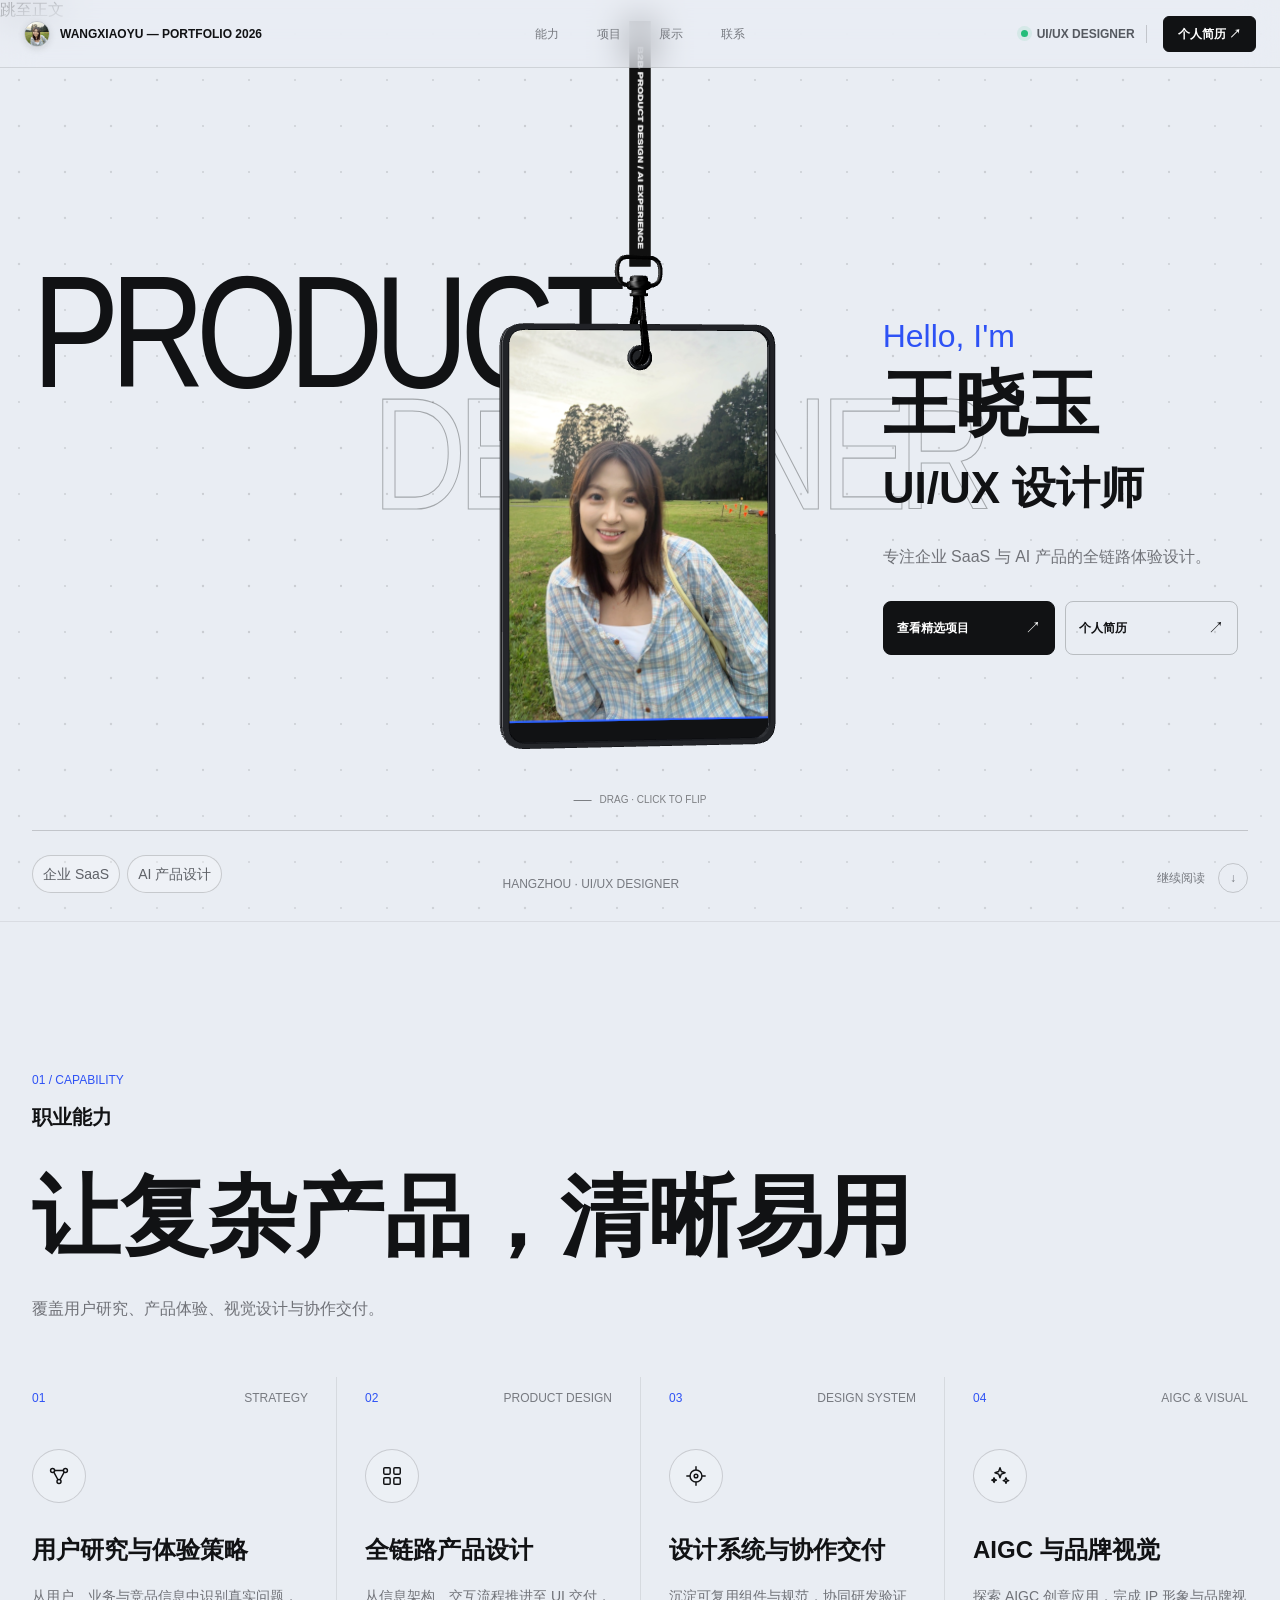
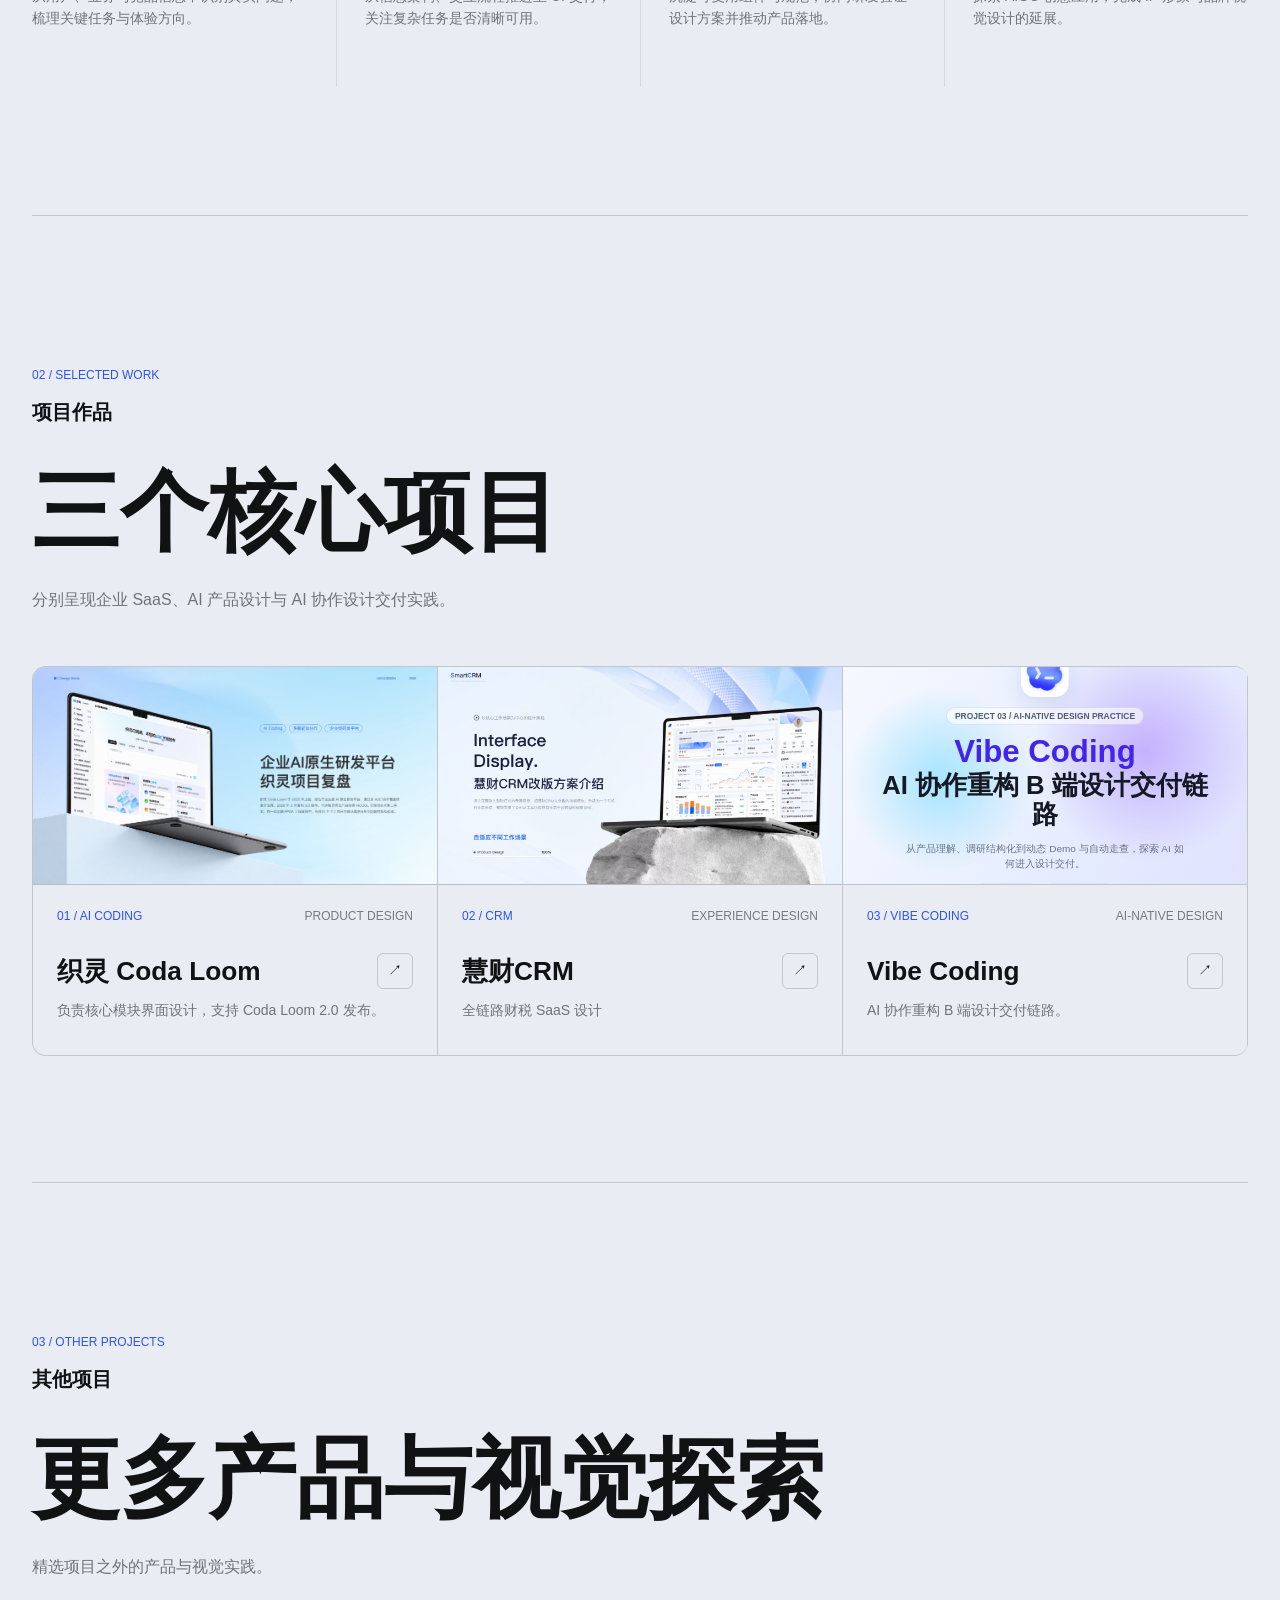
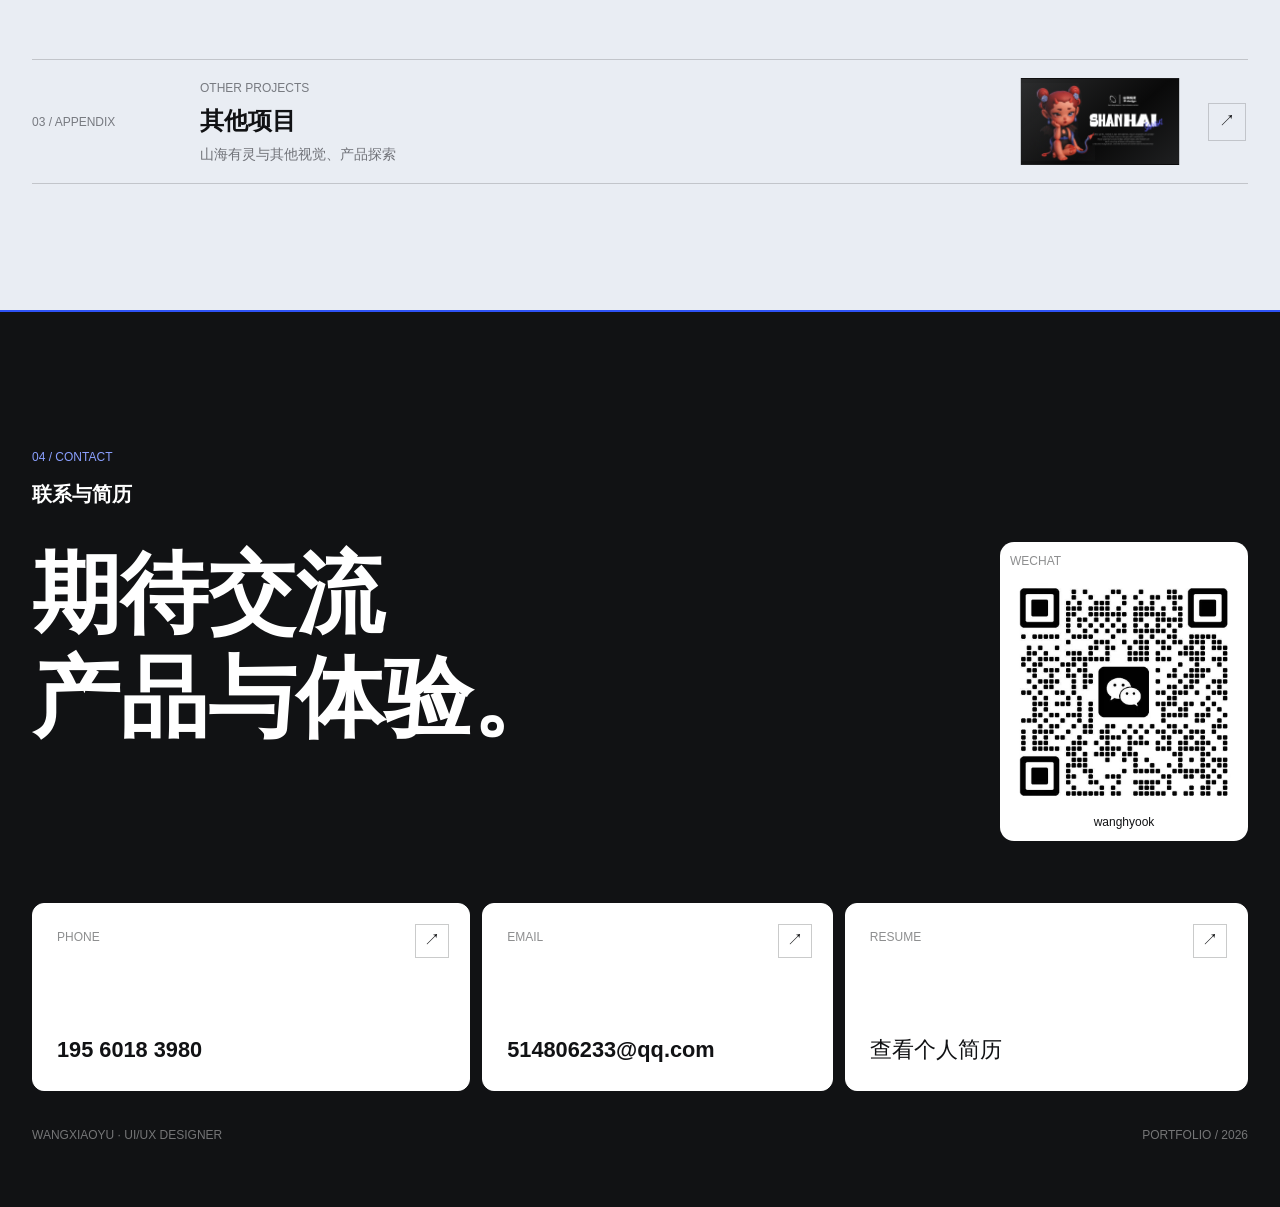
<file: index.html>
<!doctype html>
<html lang="zh-CN">
<head>
  <meta charset="UTF-8" />
  <meta name="viewport" content="width=device-width, initial-scale=1" />
  <meta name="theme-color" content="#e9edf3" />
  <meta name="description" content="王晓玉，UI/UX 设计师；专注企业 SaaS、AI 产品与用户体验设计。" />
  <title>王晓玉 WANGXIAOYU — Portfolio 2026</title>
  <script>document.documentElement.classList.add("js");</script>
  <link rel="stylesheet" href="styles.css?v=homepage-resume-showcase-20261102-1" />
</head>
<body>
  <a class="skip-link" href="#top">跳至正文</a>
  <div class="cursor" aria-hidden="true"></div>

  <header class="page topbar">
    <a class="wordmark" href="#top" aria-label="王晓玉个人作品集首页">
      <img class="wordmark-avatar" src="assets/lanyard/wang-xiaoyu-photo.jpg" alt="" width="26" height="26" />
      <span>WANGXIAOYU — PORTFOLIO 2026</span>
    </a>
    <nav class="topnav" aria-label="首页导航">
      <a href="#capability">能力</a><a href="#work">项目</a><a href="#showcase">展示</a><a href="#contact">联系</a>
      <i class="topnav-indicator" aria-hidden="true"></i>
    </nav>
    <div class="topright">
      <span class="availability"><i aria-hidden="true"></i><span>UI/UX DESIGNER</span></span>
      <a href="portfolio-resume.html">个人简历 ↗</a>
    </div>
  </header>

  <main id="top">
    <section class="page hero" aria-labelledby="hero-title">
      <canvas class="hero-dot-field" aria-hidden="true"></canvas>
      <div class="display-title" aria-hidden="true"><span>PRODUCT</span><span>DESIGNER</span></div>

      <div id="lanyard-react-root" class="lanyard-react-root" role="group" aria-label="可拖拽并点击翻面的王晓玉个人工作牌，背面展示微信二维码与微信号 wanghyook" data-lanyard-state="loading">
        <button class="lanyard-poster-action" type="button" aria-label="启用可拖拽的个人工作牌">
          <img src="assets/lanyard/wang-xiaoyu-badge.svg?v=badge-clean-20261030-1" alt="王晓玉，UI/UX 设计师个人工作牌" width="720" height="1660" />
        </button>
        <div id="lanyard-react-mount" class="lanyard-react-mount" aria-hidden="true"></div>
      </div>
      <div class="portrait-stage reveal" aria-hidden="true">
        <img class="mobile-badge" src="assets/lanyard/wang-xiaoyu-badge.svg?v=badge-clean-20261030-1" alt="" />
        <span class="lanyard-hint">Drag · Click to flip</span>
      </div>

      <div class="hero-intro">
        <div class="hero-intro-copy reveal">
          <h1 id="hero-title"><em>Hello, I'm</em><span class="name-row"><span class="name-cn">王晓玉</span></span><span class="role-line">UI/UX 设计师</span></h1>
          <p>专注企业 SaaS 与 AI 产品的全链路体验设计。</p>
        </div>
        <div class="hero-actions" aria-label="首页主要入口">
          <a class="hero-action primary" href="#work"><span>查看精选项目</span><i aria-hidden="true">↗</i></a>
          <a class="hero-action" href="portfolio-resume.html"><span>个人简历</span><i aria-hidden="true">↗</i></a>
        </div>
      </div>

      <div class="hero-bottom">
        <div class="tags"><span class="tag">企业 SaaS</span><span class="tag">AI 产品设计</span></div>
        <span class="center-note">HANGZHOU · UI/UX DESIGNER</span>
        <a class="scroll" href="#capability">继续阅读</a>
      </div>
    </section>

    <section class="capability capability-simple" id="capability" aria-labelledby="capability-title">
      <div class="page">
        <header class="capability-intro reveal">
          <div class="section-label"><span class="micro">01 / CAPABILITY</span><strong>职业能力</strong></div>
          <div>
            <h2 id="capability-title">让复杂产品，清晰易用</h2>
            <p>覆盖用户研究、产品体验、视觉设计与协作交付。</p>
          </div>
        </header>
        <div class="capability-grid" aria-label="核心职业能力">
          <article class="capability-card reveal" data-reveal-delay="0">
            <div class="capability-card-top"><span>01</span><span>Strategy</span></div>
            <span class="capability-icon" aria-hidden="true"><svg viewBox="0 0 24 24"><circle cx="5" cy="6" r="2.2"/><circle cx="19" cy="6" r="2.2"/><circle cx="12" cy="18" r="2.2"/><path d="M7.2 6h9.6M6.5 8l4.2 7.8M17.5 8l-4.2 7.8"/></svg></span>
            <h3>用户研究与体验策略</h3>
            <p>从用户、业务与竞品信息中识别真实问题，梳理关键任务与体验方向。</p>
          </article>
          <article class="capability-card reveal" data-reveal-delay="60">
            <div class="capability-card-top"><span>02</span><span>Product Design</span></div>
            <span class="capability-icon" aria-hidden="true"><svg viewBox="0 0 24 24"><rect x="3" y="3" width="7" height="7" rx="1.2"/><rect x="14" y="3" width="7" height="7" rx="1.2"/><rect x="3" y="14" width="7" height="7" rx="1.2"/><rect x="14" y="14" width="7" height="7" rx="1.2"/></svg></span>
            <h3>全链路产品设计</h3>
            <p>从信息架构、交互流程推进至 UI 交付，关注复杂任务是否清晰可用。</p>
          </article>
          <article class="capability-card reveal" data-reveal-delay="120">
            <div class="capability-card-top"><span>03</span><span>Design System</span></div>
            <span class="capability-icon" aria-hidden="true"><svg viewBox="0 0 24 24"><circle cx="12" cy="12" r="6.5"/><circle cx="12" cy="12" r="2"/><path d="M12 2v3M12 19v3M2 12h3M19 12h3"/></svg></span>
            <h3>设计系统与协作交付</h3>
            <p>沉淀可复用组件与规范，协同研发验证设计方案并推动产品落地。</p>
          </article>
          <article class="capability-card reveal" data-reveal-delay="180">
            <div class="capability-card-top"><span>04</span><span>AIGC &amp; Visual</span></div>
            <span class="capability-icon" aria-hidden="true"><svg viewBox="0 0 24 24"><path d="m12 3 1.45 4.05L17.5 8.5l-4.05 1.45L12 14l-1.45-4.05L6.5 8.5l4.05-1.45L12 3Z"/><path d="m18.5 14 .8 2.2 2.2.8-2.2.8-.8 2.2-.8-2.2-2.2-.8 2.2-.8.8-2.2ZM5.5 14l.7 1.8 1.8.7-1.8.7-.7 1.8-.7-1.8-1.8-.7 1.8-.7.7-1.8Z"/></svg></span>
            <h3>AIGC 与品牌视觉</h3>
            <p>探索 AIGC 创意应用，完成 IP 形象与品牌视觉设计的延展。</p>
          </article>
        </div>
      </div>
    </section>

    <section class="page section work-section" id="work" aria-labelledby="work-title">
      <header class="work-head reveal">
        <div class="section-label"><span class="micro">02 / SELECTED WORK</span><strong>项目作品</strong></div>
        <div><h2 id="work-title">三个核心项目</h2><p>分别呈现企业 SaaS、AI 产品设计与 AI 协作设计交付实践。</p></div>
      </header>
      <div class="project-grid" aria-label="核心项目入口">
        <a class="project-card reveal" href="portfolio-project2-coda-loom.html">
          <div class="project-card-meta"><span>01 / AI CODING</span><span>Product Design</span></div>
          <div class="project-card-copy"><div class="project-card-title"><h3>织灵 Coda Loom</h3><i aria-hidden="true">↗</i></div><p>负责核心模块界面设计，支持 Coda Loom 2.0 发布。</p></div>
          <figure><img src="assets/project-decks/coda-loom/cover.avif" width="7680" height="4320" alt="织灵 Coda Loom 项目封面" loading="lazy" decoding="async" /></figure>
        </a>
        <a class="project-card reveal" data-reveal-delay="70" href="portfolio-project1-crm.html">
          <div class="project-card-meta"><span>02 / CRM</span><span>Experience Design</span></div>
          <div class="project-card-copy"><div class="project-card-title"><h3>慧财CRM</h3><i aria-hidden="true">↗</i></div><p>全链路财税 SaaS 设计</p></div>
          <figure><img src="assets/project-decks/hc-crm/01.avif" width="1600" height="900" alt="慧财 CRM 全链路财税 SaaS 设计主视觉" loading="lazy" decoding="async" /></figure>
        </a>
        <a class="project-card reveal" data-reveal-delay="140" href="portfolio-project3-shanhai.html">
          <div class="project-card-meta"><span>03 / VIBE CODING</span><span>AI-native design</span></div>
          <div class="project-card-copy"><div class="project-card-title"><h3>Vibe Coding</h3><i aria-hidden="true">↗</i></div><p>AI 协作重构 B 端设计交付链路。</p></div>
          <figure class="vibe-thumb" aria-label="Vibe Coding：AI 协作重构 B 端设计交付链路">
            <div class="vibe-thumb-art">
              <span class="vibe-thumb-orbit" aria-hidden="true"></span><span class="vibe-thumb-number" aria-hidden="true">03</span>
              <img class="vibe-thumb-mark" src="assets/project-decks/vibe-coding/codex-mark.png" alt="Codex" width="140" height="140" />
              <span class="vibe-thumb-kicker">PROJECT 03 / AI-NATIVE DESIGN PRACTICE</span>
              <h4><span>Vibe Coding</span><strong>AI 协作重构 B 端设计交付链路</strong></h4>
              <p>从产品理解、调研结构化到动态 Demo 与自动走查，探索 AI 如何进入设计交付。</p>
              <div class="vibe-thumb-tags"><span>静态设计页面</span><span>交互 / 动效演示</span></div>
            </div>
          </figure>
        </a>
      </div>
    </section>

    <section class="page section showcase-section" id="showcase" aria-labelledby="showcase-title">
      <header class="showcase-head reveal">
        <div class="section-label"><span class="micro">03 / OTHER PROJECTS</span><strong>其他项目</strong></div>
        <div><h2 id="showcase-title">更多产品与视觉探索</h2><p>精选项目之外的产品与视觉实践。</p></div>
      </header>
      <a class="appendix-entry reveal" href="portfolio-project4-appendix.html">
        <div class="appendix-index">03 / APPENDIX</div>
        <div class="appendix-copy"><span>OTHER PROJECTS</span><h3>其他项目</h3><p>山海有灵与其他视觉、产品探索</p></div>
        <div class="appendix-preview" aria-hidden="true"></div>
        <i aria-hidden="true">↗</i>
      </a>
    </section>

    <section class="contact" id="contact" aria-labelledby="contact-title">
      <div class="page">
        <header class="contact-head reveal">
          <div class="section-label"><span class="micro">04 / CONTACT</span><strong>联系与简历</strong></div>
          <div class="contact-head-main">
            <h2 id="contact-title">期待交流<br />产品与体验。</h2>
            <figure class="contact-qr contact-wechat" aria-label="微信二维码，扫码添加王晓玉为好友">
              <span>WECHAT</span>
              <img src="assets/contact/wechat-qr.png" alt="王晓玉的微信二维码" width="660" height="660" loading="lazy" decoding="async" />
              <strong>wanghyook</strong>
            </figure>
          </div>
        </header>
        <div class="contact-links" aria-label="联系方式">
          <a class="contact-link" href="tel:+8619560183980"><span>PHONE</span><strong>195 6018 3980</strong><i aria-hidden="true">↗</i></a>
          <a class="contact-link" href="mailto:514806233@qq.com"><span>EMAIL</span><strong>514806233@qq.com</strong><i aria-hidden="true">↗</i></a>
          <a class="contact-link" href="portfolio-resume.html"><span>RESUME</span><strong>查看个人简历</strong><i aria-hidden="true">↗</i></a>
        </div>
        <footer class="footer"><span>WANGXIAOYU · UI/UX DESIGNER</span><span>PORTFOLIO / 2026</span></footer>
      </div>
    </section>
  </main>

  <script src="main.js?v=case-clean-20261030-3"></script>
</body>
</html>
</file>
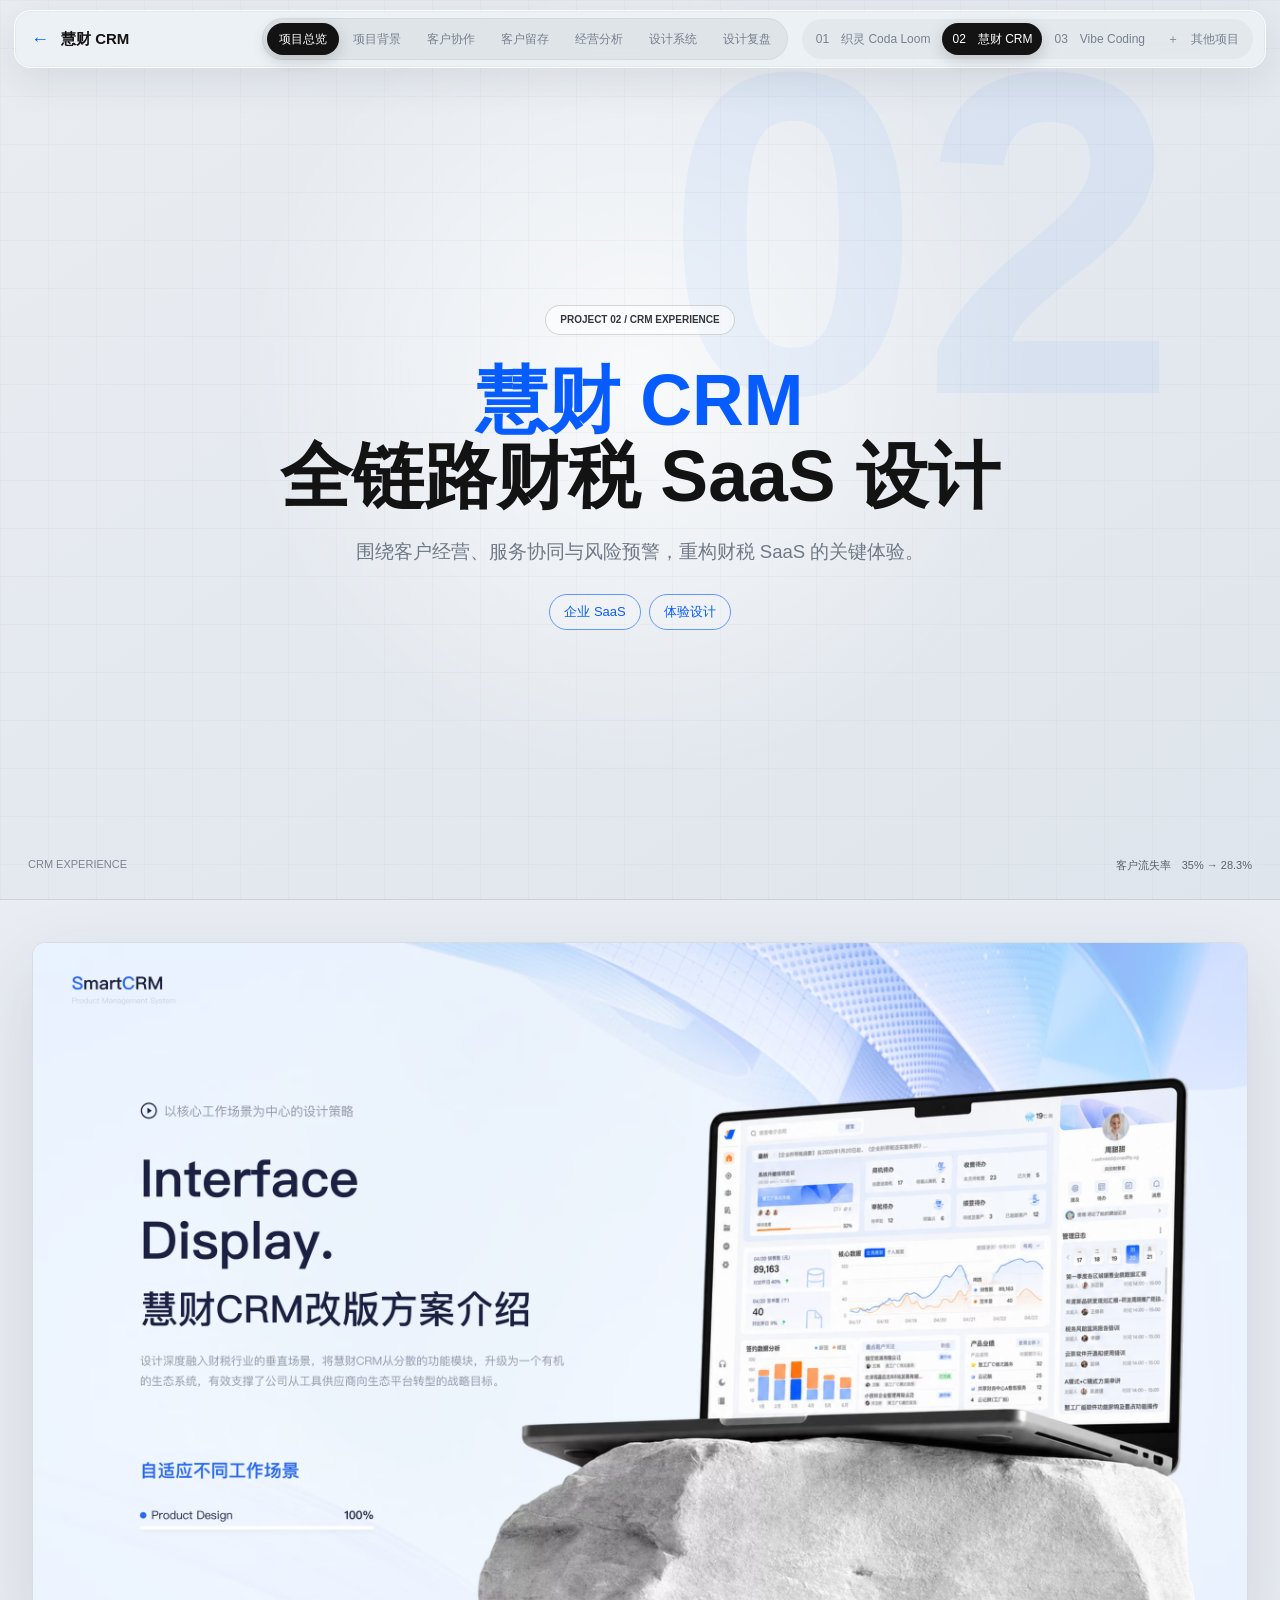
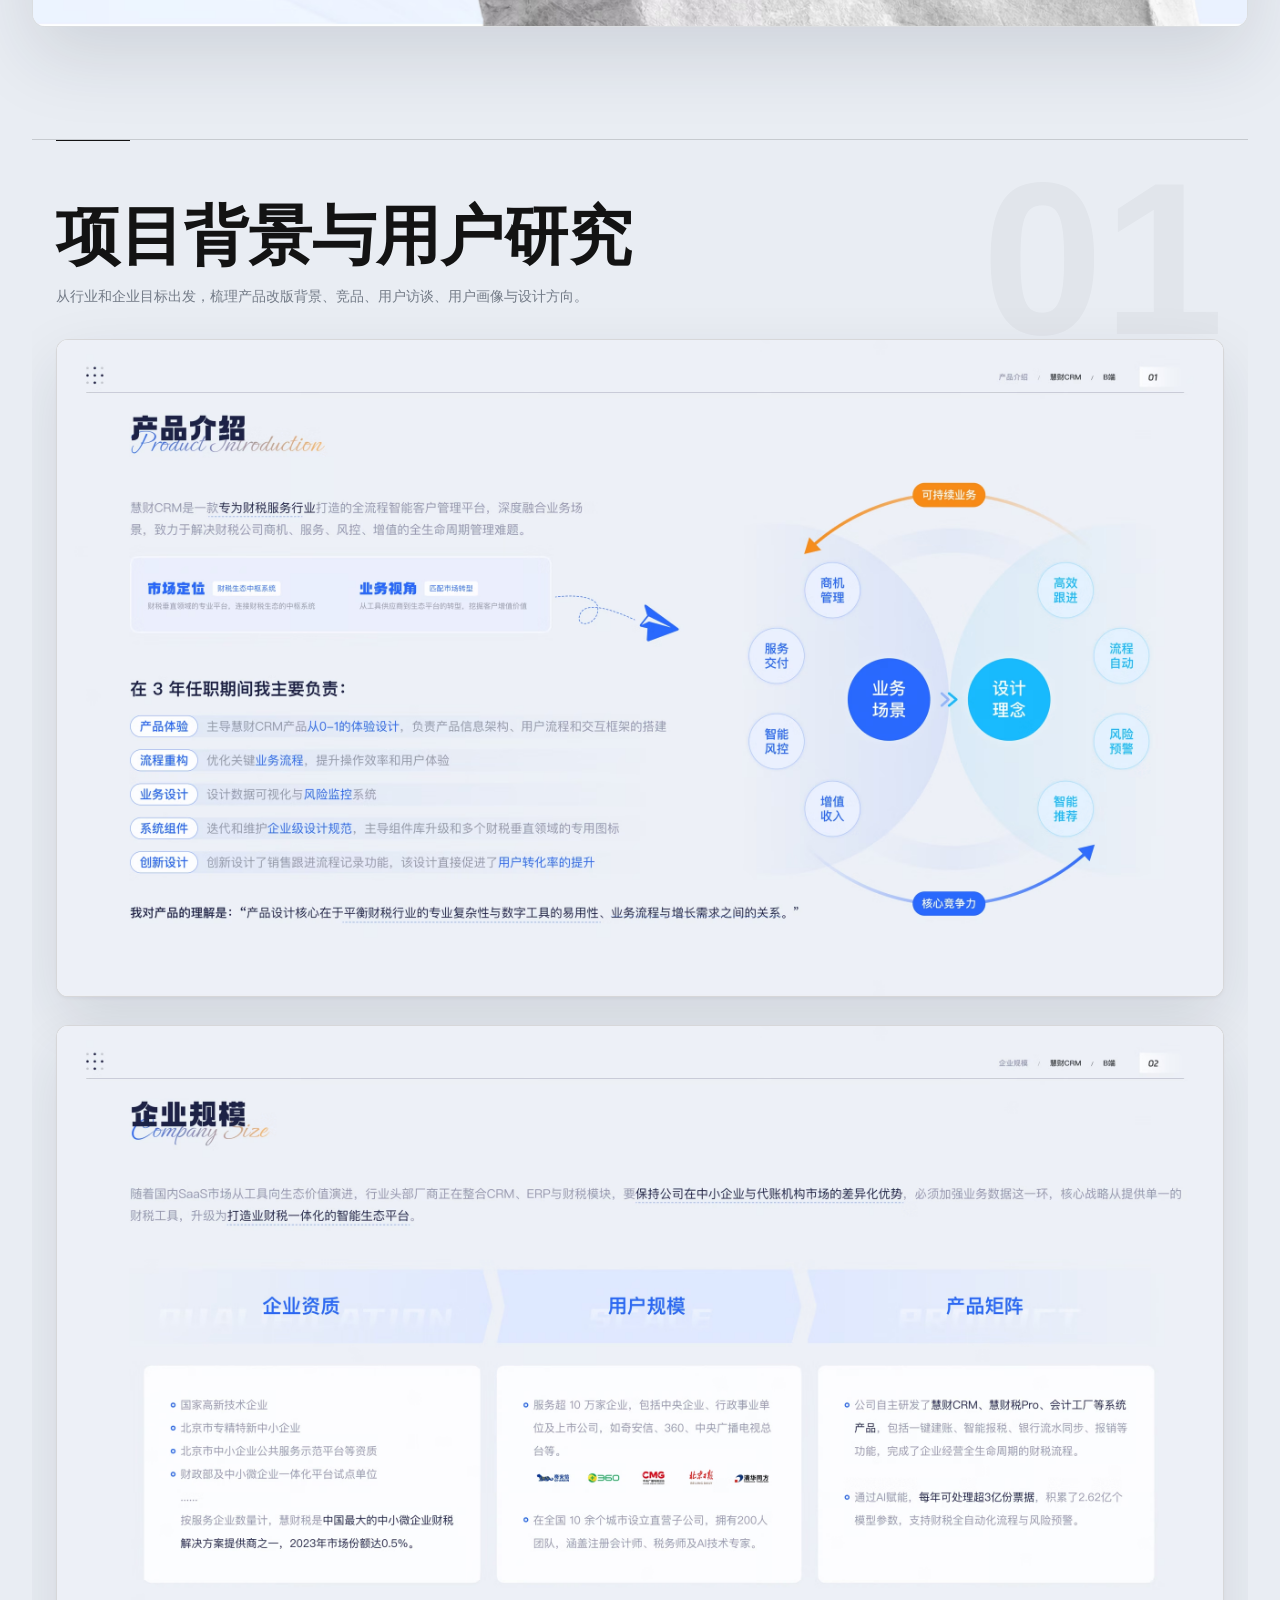
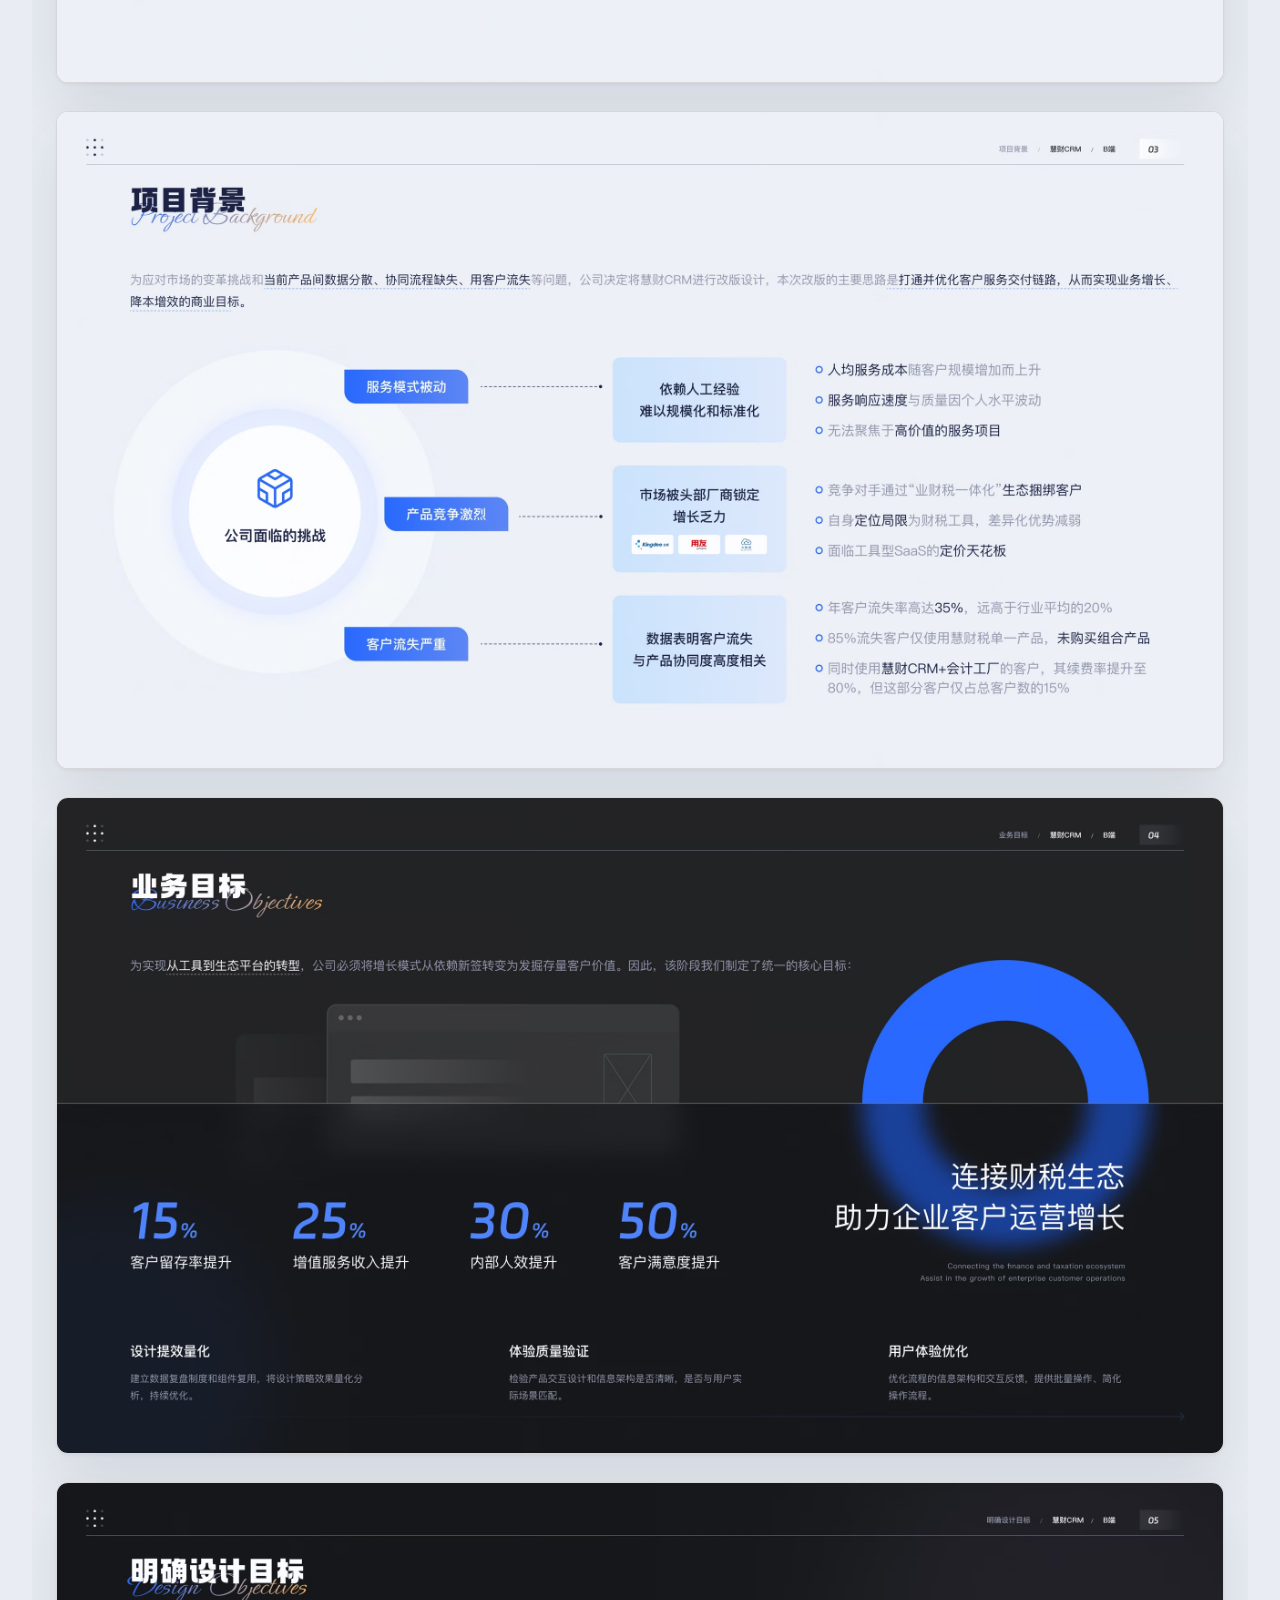
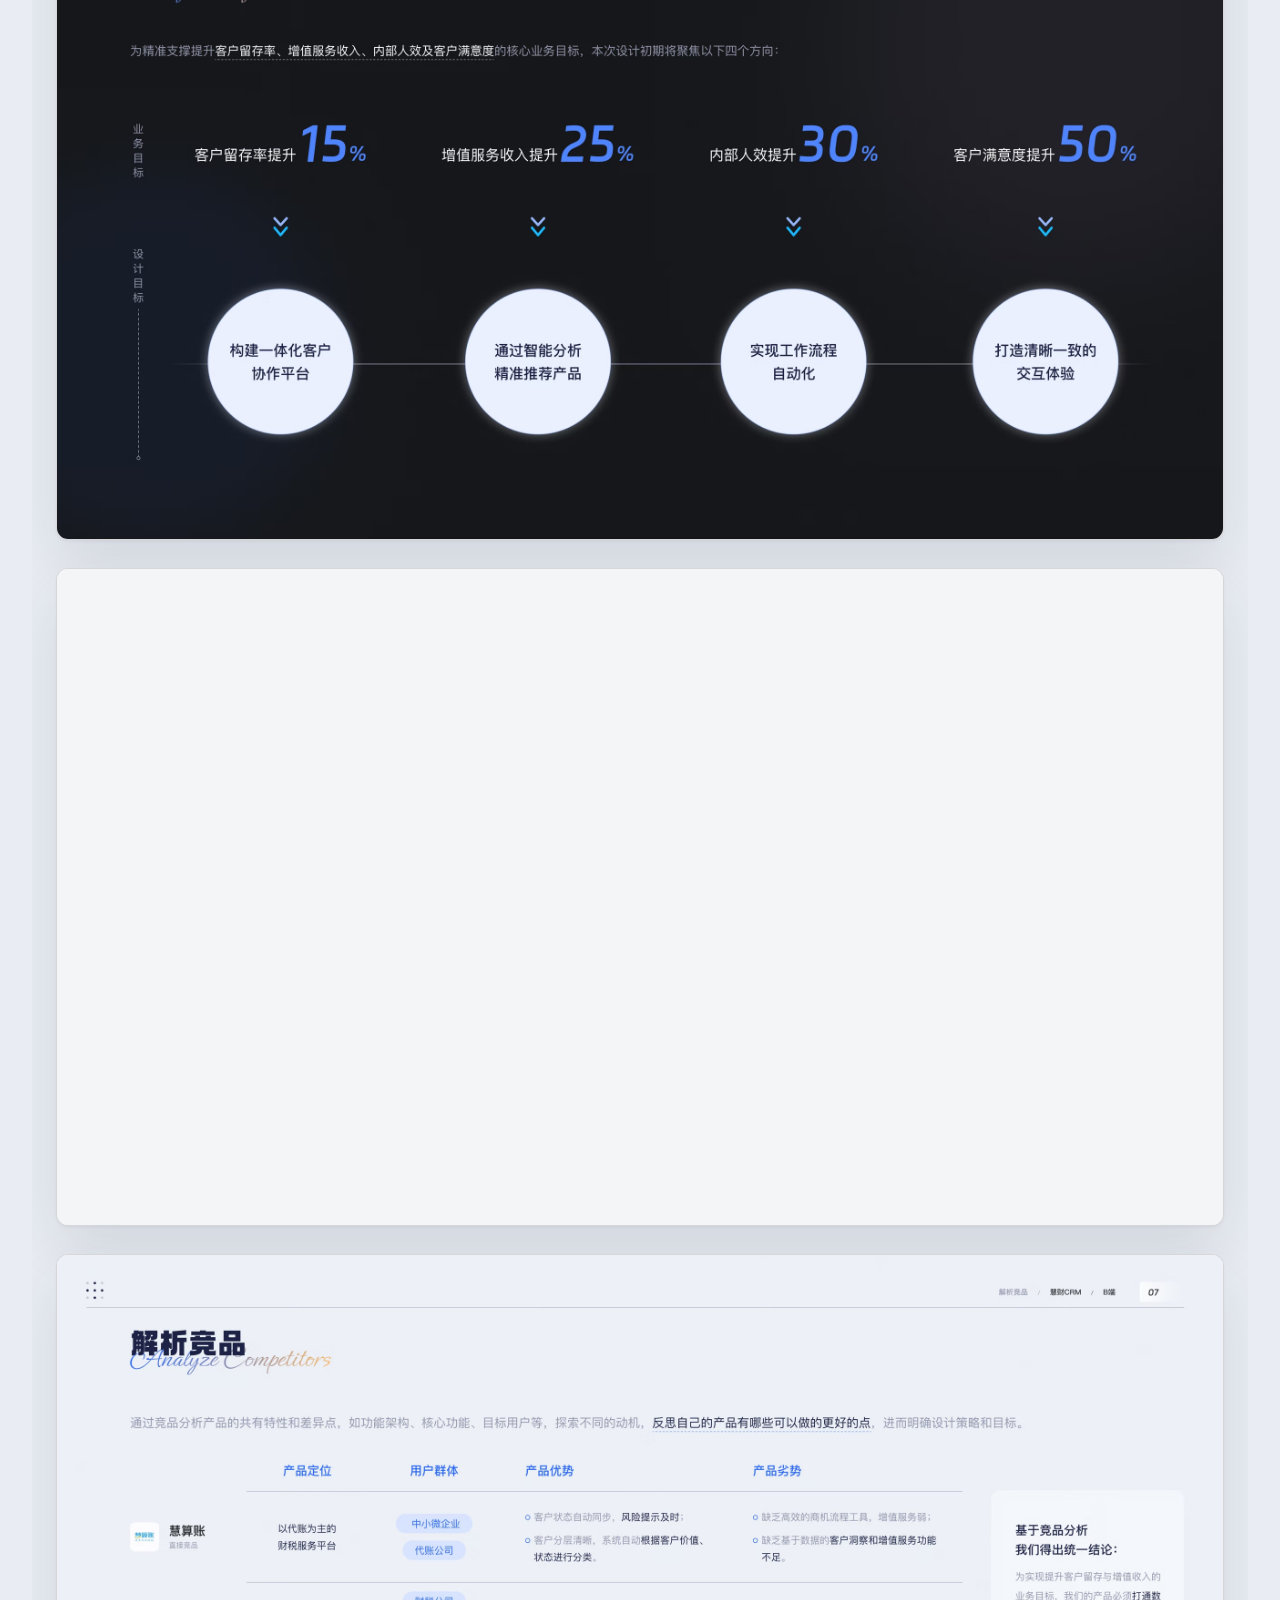
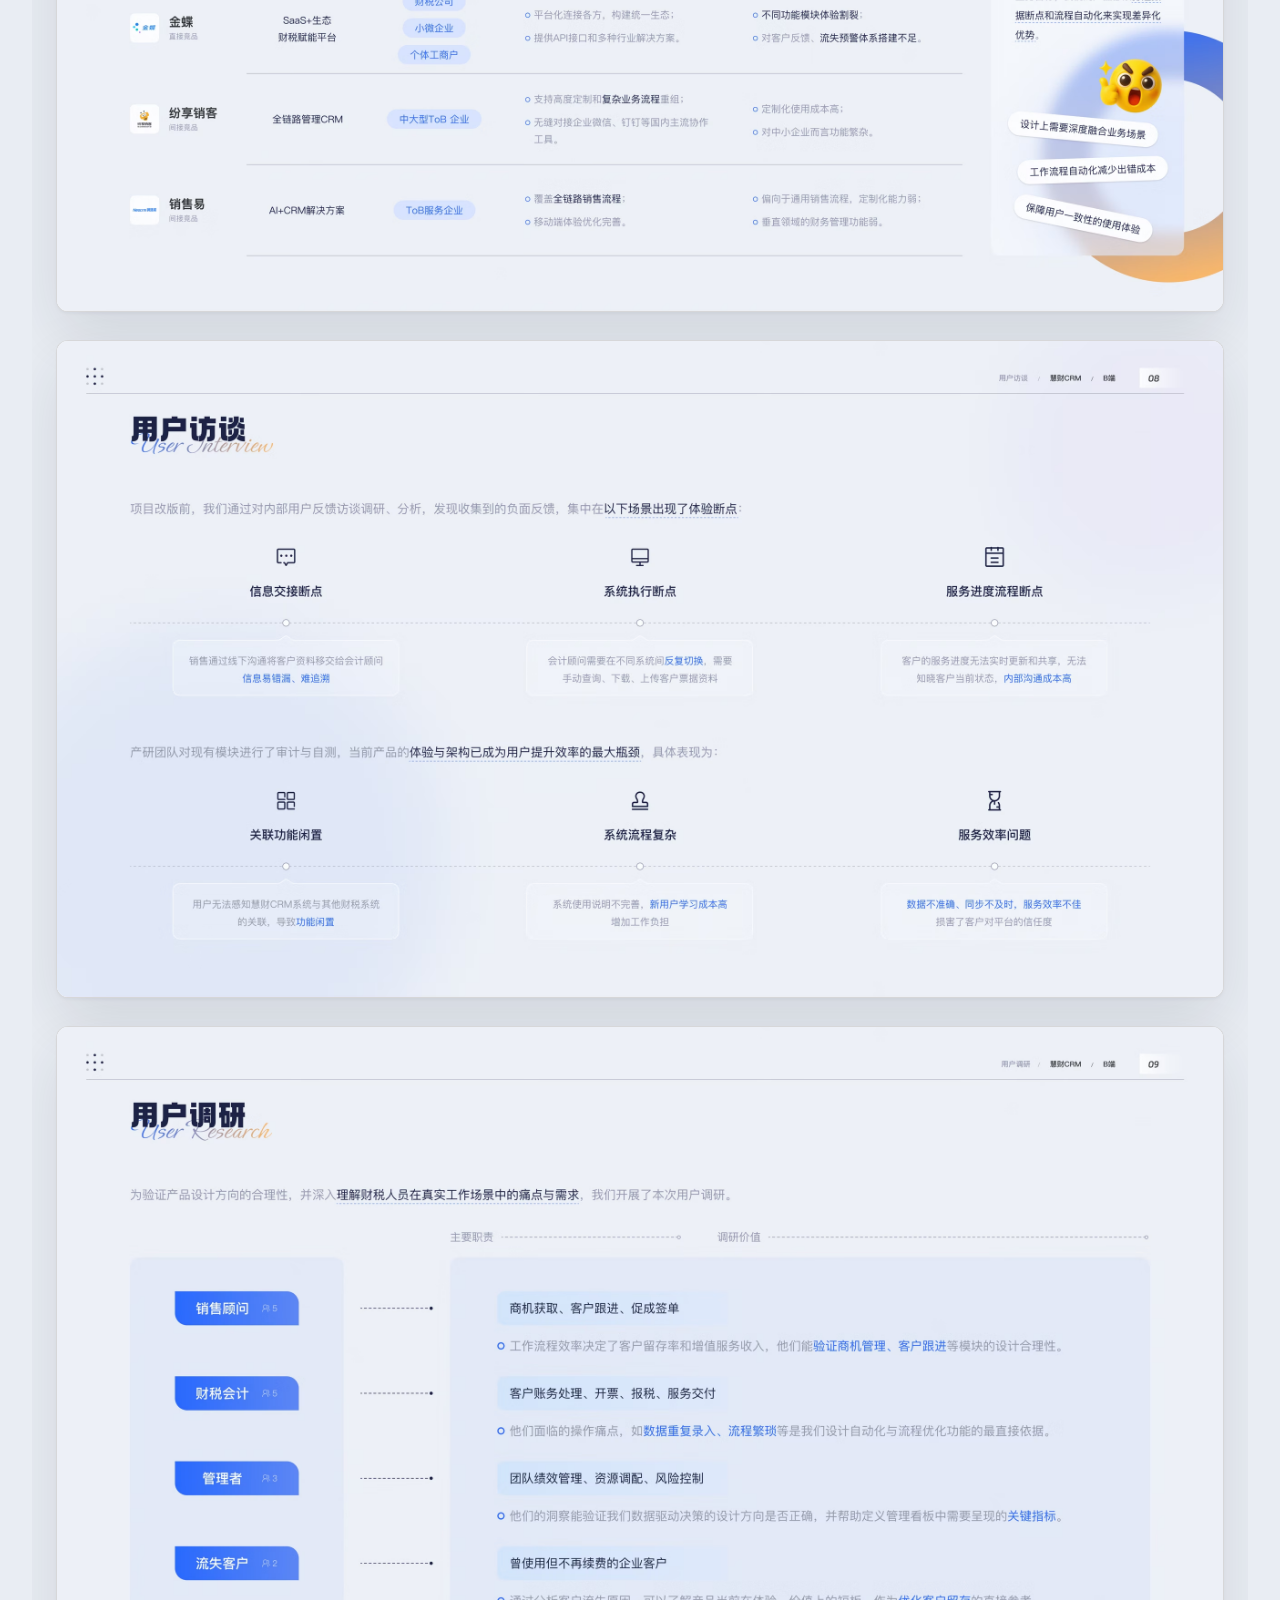
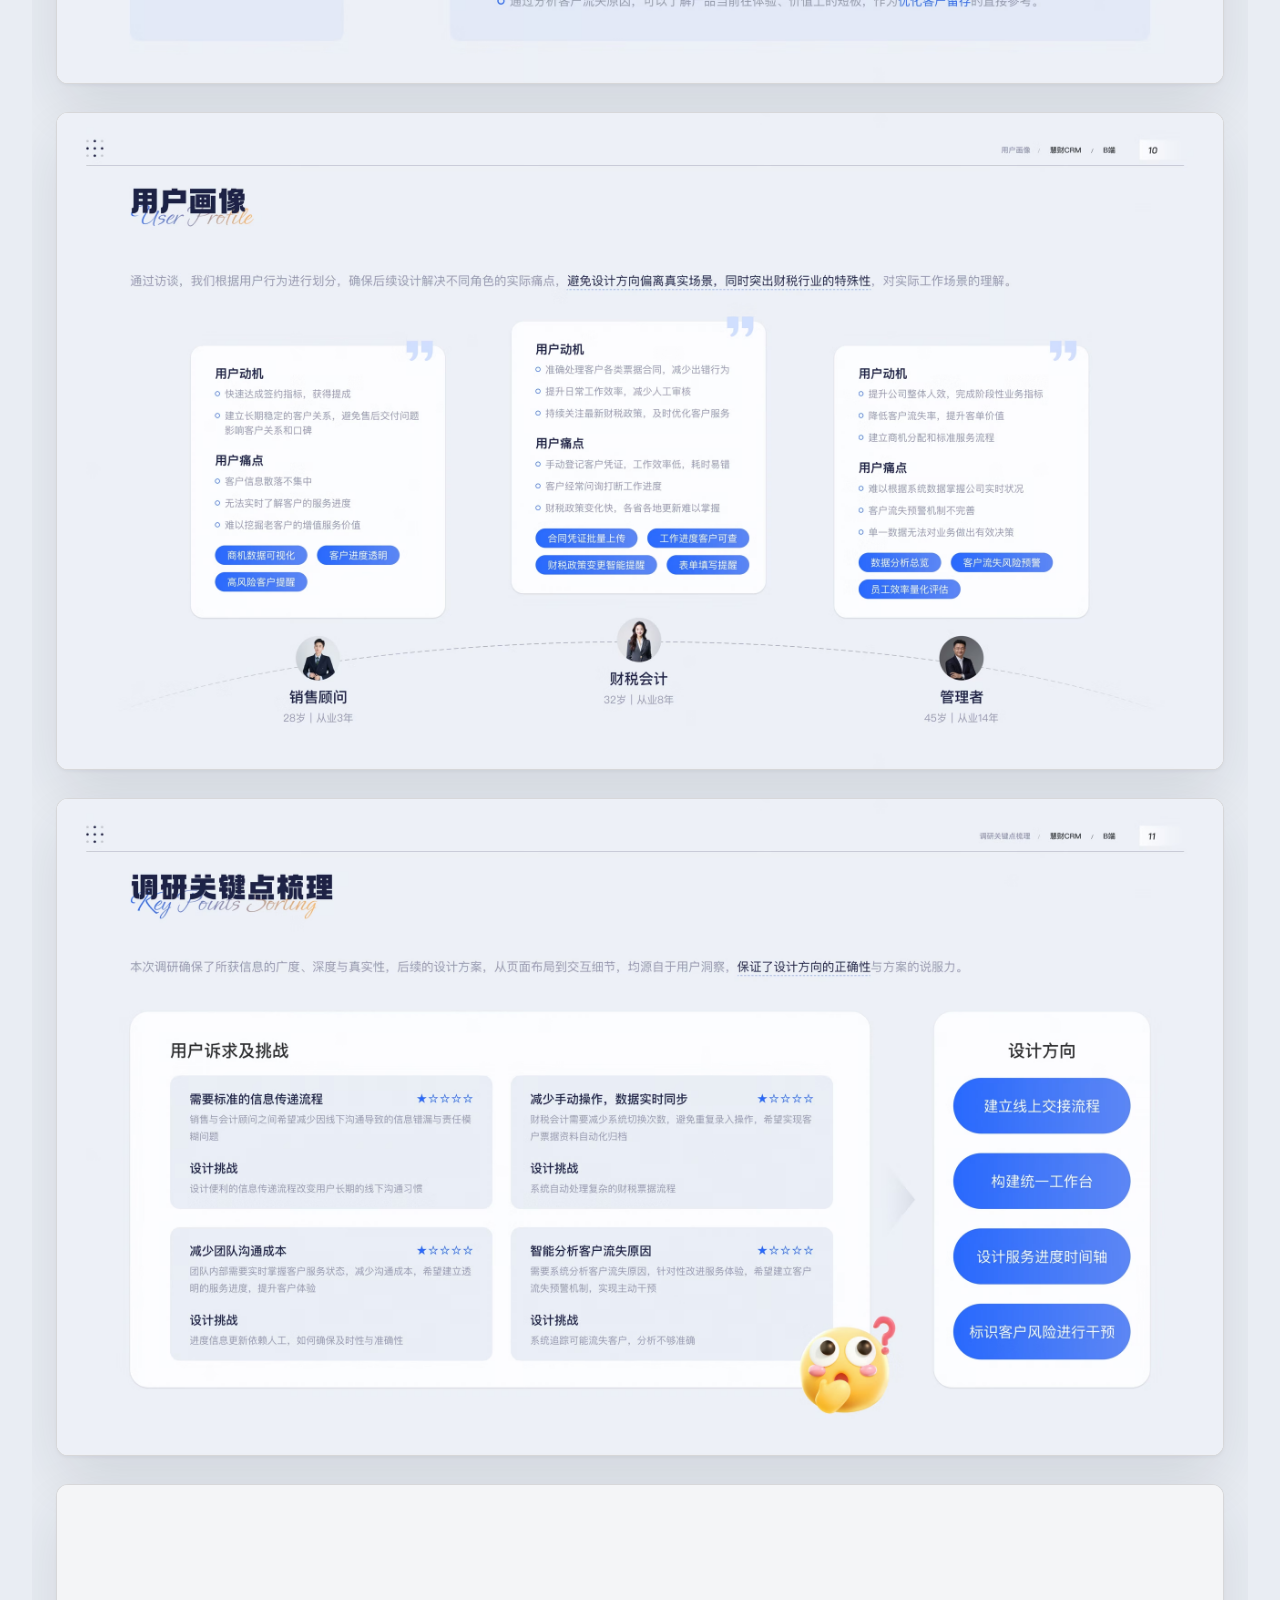
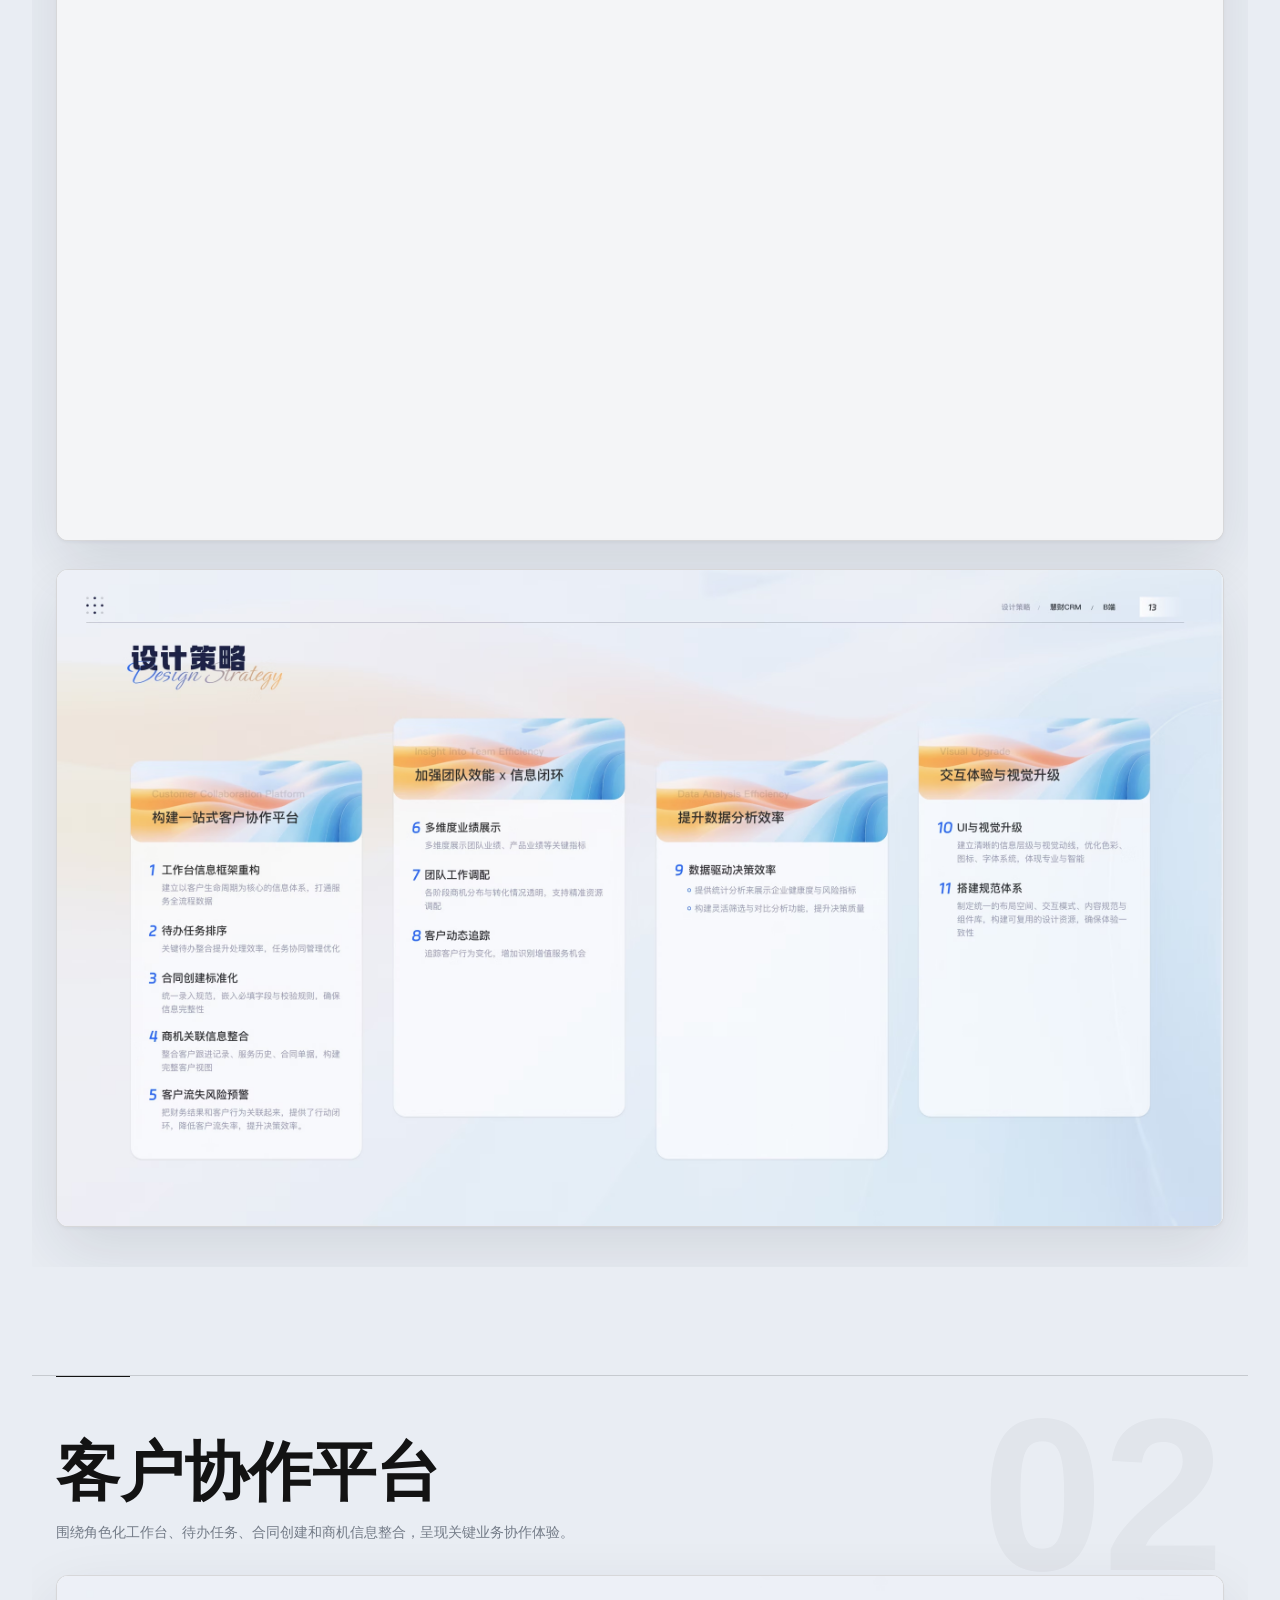
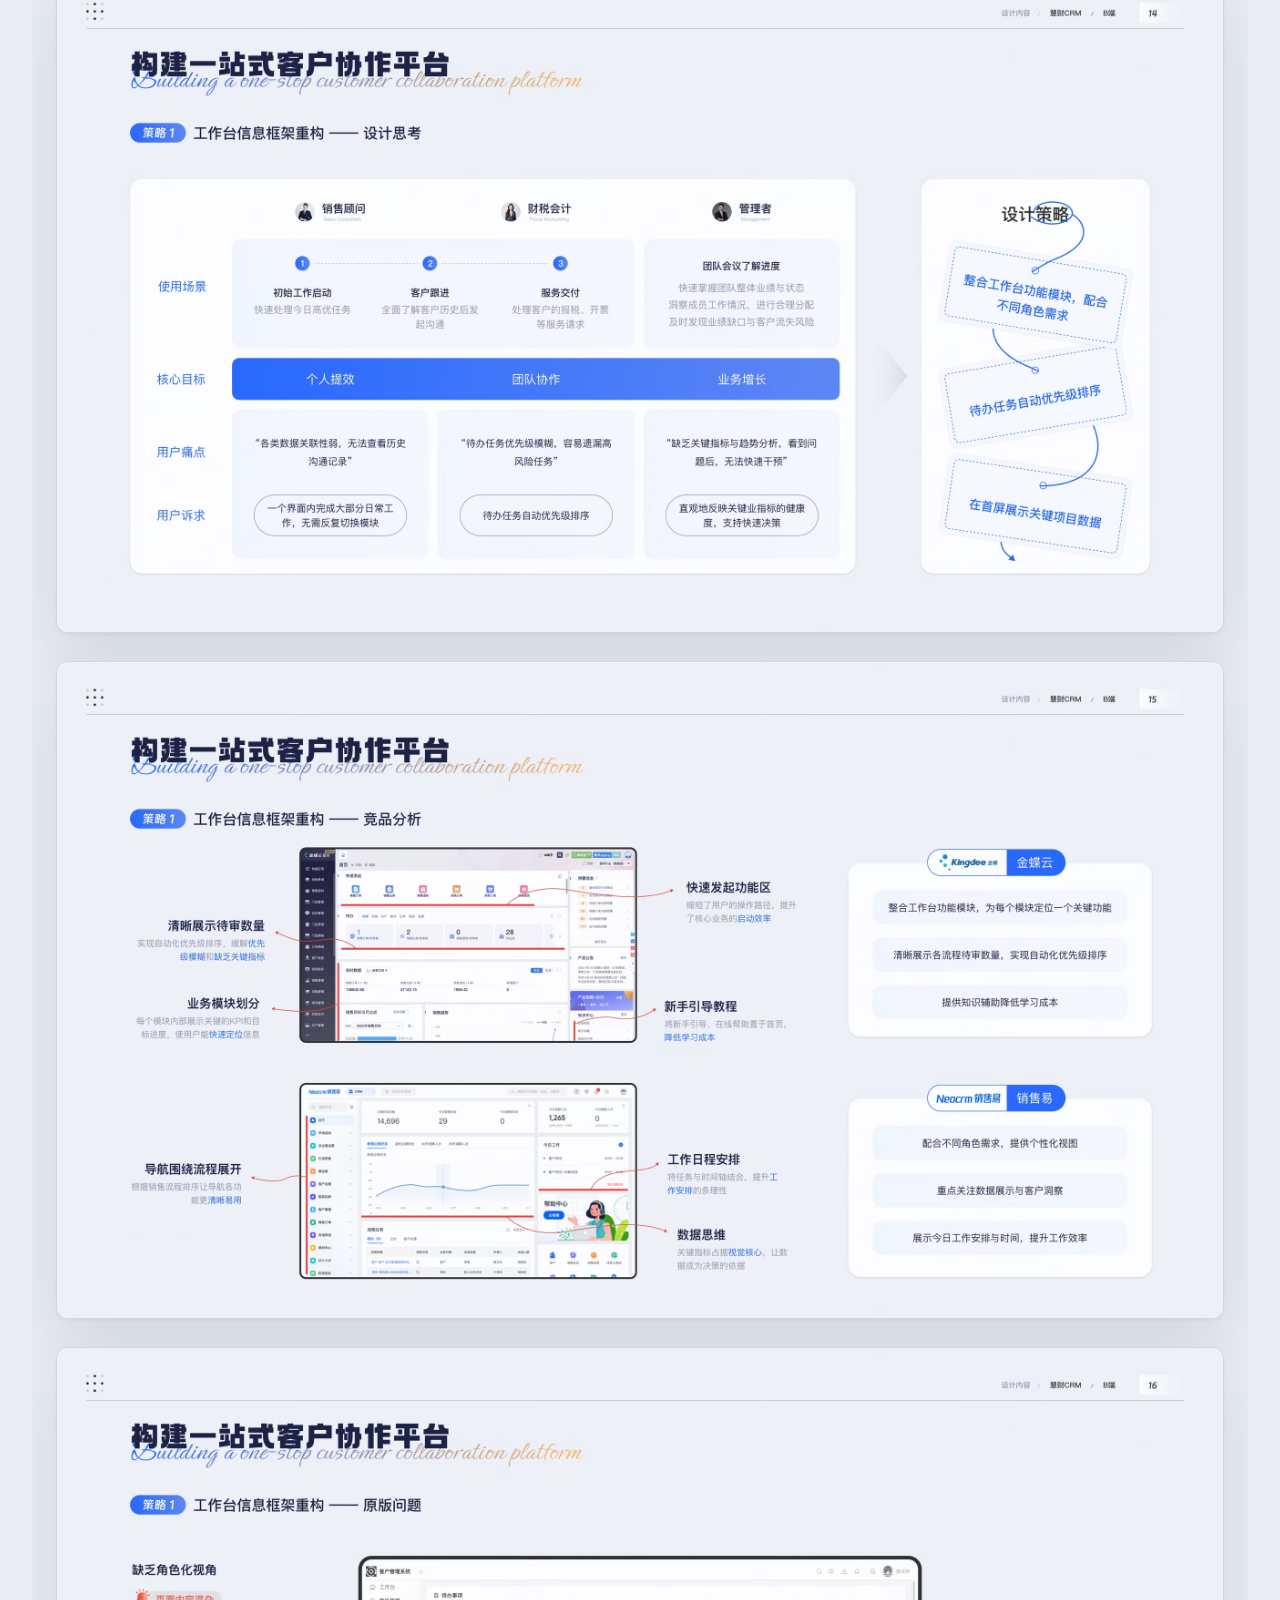
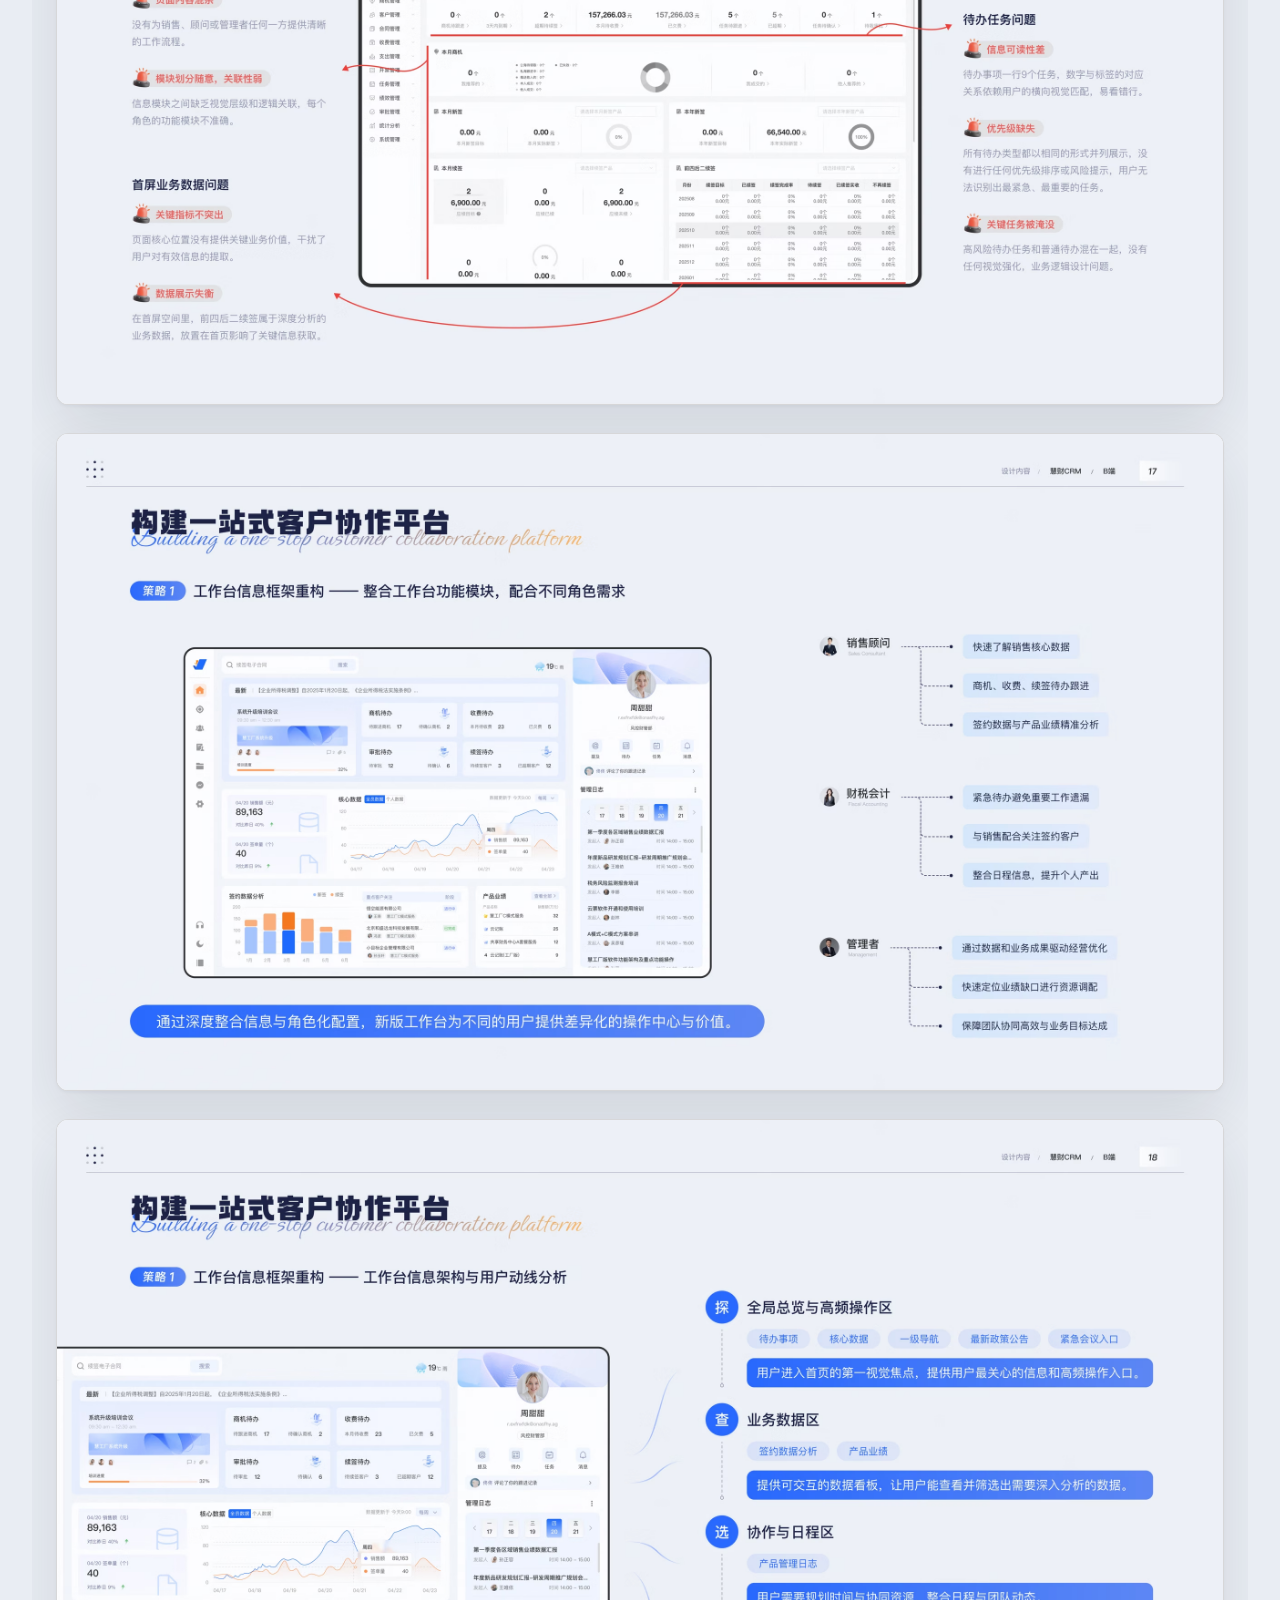
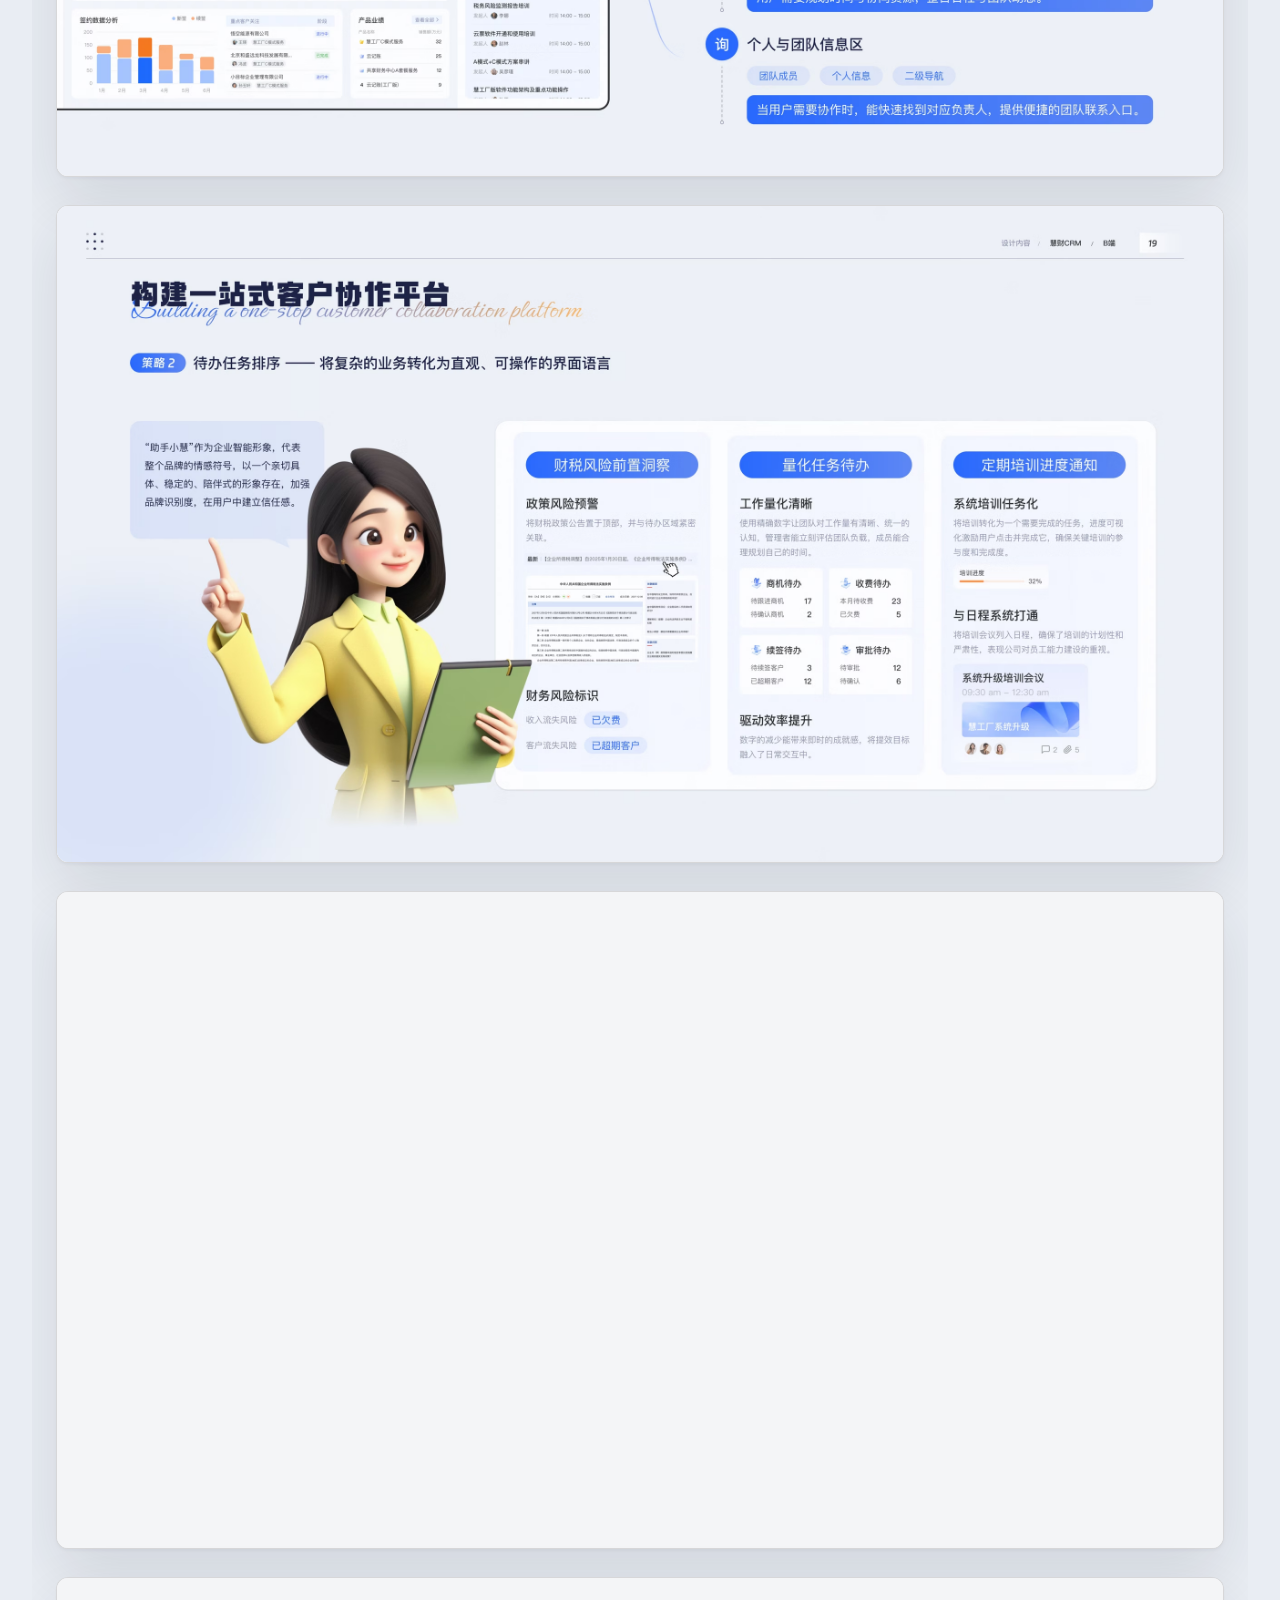
<file: portfolio-project1-crm.html>
<!doctype html>
<html lang="zh-CN">
<head>
  <meta charset="UTF-8" />
  <meta name="viewport" content="width=device-width, initial-scale=1" />
  <meta name="theme-color" content="#e9edf3" />
  <meta name="description" content="王晓玉的B2B SAAS / EXPERIENCE DESIGN项目案例。" />
  <title>慧财 CRM — 王晓玉作品集</title>
  <link rel="stylesheet" href="styles.css?v=case-clean-20261030-2" />
  <link rel="stylesheet" href="subpages.css?v=case-clean-20261030-2" />
  <link rel="stylesheet" href="case-decks.css?v=case-nav-fit-20261102-1" />
</head>
<body class="case-page" data-project="crm" data-case-index="02">
  <a class="skip-link" href="#case-content">跳至项目内容</a>
  <div class="page-progress" aria-hidden="true"><span></span></div>
  <aside class="case-rail-shell" aria-label="当前章节"><nav><ol class="case-rail-list"></ol></nav></aside>
  <header class="case-topbar">
    <a class="case-home" href="index.html#work" aria-label="返回作品集项目总览"><span aria-hidden="true">←</span><strong>慧财 CRM</strong></a>
    <nav class="chapter-nav case-anchors" aria-label="项目章节"><a href="#overview">项目总览</a><a href="#crm-context">项目背景</a><a href="#crm-workbench">客户协作</a><a href="#crm-retention">客户留存</a><a href="#crm-operations">经营分析</a><a href="#crm-system">设计系统</a><a href="#crm-results">设计复盘</a></nav>
    <nav class="case-project-menu" aria-label="项目切换"><a href="portfolio-project2-coda-loom.html">01　织灵 Coda Loom</a><a href="portfolio-project1-crm.html" class="current" aria-current="page">02　慧财 CRM</a><a href="portfolio-project3-shanhai.html">03　Vibe Coding</a><a href="portfolio-project4-appendix.html">＋　其他项目</a></nav>
  </header>
  <main class="case-main" id="case-content">
    <section class="case-hero case-hero--crm" id="overview" data-chapter data-index="02">
      <div class="case-hero-content">
        <span class="case-project-label">PROJECT 02 / CRM EXPERIENCE</span>
        <h1><span>慧财 CRM</span><br /><strong>全链路财税 SaaS 设计</strong></h1>
        <p>围绕客户经营、服务协同与风险预警，重构财税 SaaS 的关键体验。</p>
        <div class="case-hero-tags" aria-label="项目类型"><span>企业 SaaS</span><span>体验设计</span></div>
      </div>
      <div class="case-hero-foot"><span>CRM EXPERIENCE</span><strong>客户流失率　35% → 28.3%</strong></div>
    </section>
    <figure class="case-cover case-cover--image case-cover--crm"><img src="assets/project-decks/hc-crm/01.avif" alt="慧财 CRM 全链路财税 SaaS 设计封面" width="1600" height="900" fetchpriority="high" decoding="async" /></figure>
<section class="case-chapter" id="crm-context" data-chapter data-index="01"><div class="chapter-index"><span>01 / RESEARCH</span><strong>项目背景与用户研究</strong></div><div class="chapter-content"><h2>项目背景与用户研究</h2><p>从行业和企业目标出发，梳理产品改版背景、竞品、用户访谈、用户画像与设计方向。</p><div class="case-slide-list"><figure class="case-slide"><button class="case-image-button" type="button" data-zoom aria-label="放大查看：项目背景与用户研究，方案画面 02"><img src="assets/project-decks/hc-crm/02.avif" alt="项目背景与用户研究，方案画面 02" width="1600" height="900" loading="lazy" decoding="async" /></button></figure><figure class="case-slide"><button class="case-image-button" type="button" data-zoom aria-label="放大查看：项目背景与用户研究，方案画面 03"><img src="assets/project-decks/hc-crm/03.avif" alt="项目背景与用户研究，方案画面 03" width="1600" height="900" loading="lazy" decoding="async" /></button></figure><figure class="case-slide"><button class="case-image-button" type="button" data-zoom aria-label="放大查看：项目背景与用户研究，方案画面 04"><img src="assets/project-decks/hc-crm/04.avif" alt="项目背景与用户研究，方案画面 04" width="1600" height="900" loading="lazy" decoding="async" /></button></figure><figure class="case-slide"><button class="case-image-button" type="button" data-zoom aria-label="放大查看：项目背景与用户研究，方案画面 05"><img src="assets/project-decks/hc-crm/05.avif" alt="项目背景与用户研究，方案画面 05" width="1600" height="900" loading="lazy" decoding="async" /></button></figure><figure class="case-slide"><button class="case-image-button" type="button" data-zoom aria-label="放大查看：项目背景与用户研究，方案画面 06"><img src="assets/project-decks/hc-crm/06.avif" alt="项目背景与用户研究，方案画面 06" width="1600" height="900" loading="lazy" decoding="async" /></button></figure><figure class="case-slide"><button class="case-image-button" type="button" data-zoom aria-label="放大查看：项目背景与用户研究，方案画面 07"><img src="assets/project-decks/hc-crm/07.avif" alt="项目背景与用户研究，方案画面 07" width="1600" height="900" loading="lazy" decoding="async" /></button></figure><figure class="case-slide"><button class="case-image-button" type="button" data-zoom aria-label="放大查看：项目背景与用户研究，方案画面 08"><img src="assets/project-decks/hc-crm/08.avif" alt="项目背景与用户研究，方案画面 08" width="1600" height="900" loading="lazy" decoding="async" /></button></figure><figure class="case-slide"><button class="case-image-button" type="button" data-zoom aria-label="放大查看：项目背景与用户研究，方案画面 09"><img src="assets/project-decks/hc-crm/09.avif" alt="项目背景与用户研究，方案画面 09" width="1600" height="900" loading="lazy" decoding="async" /></button></figure><figure class="case-slide"><button class="case-image-button" type="button" data-zoom aria-label="放大查看：项目背景与用户研究，方案画面 10"><img src="assets/project-decks/hc-crm/10.avif" alt="项目背景与用户研究，方案画面 10" width="1600" height="900" loading="lazy" decoding="async" /></button></figure><figure class="case-slide"><button class="case-image-button" type="button" data-zoom aria-label="放大查看：项目背景与用户研究，方案画面 11"><img src="assets/project-decks/hc-crm/11.avif" alt="项目背景与用户研究，方案画面 11" width="1600" height="900" loading="lazy" decoding="async" /></button></figure><figure class="case-slide"><button class="case-image-button" type="button" data-zoom aria-label="放大查看：项目背景与用户研究，方案画面 12"><img src="assets/project-decks/hc-crm/12.avif" alt="项目背景与用户研究，方案画面 12" width="1600" height="900" loading="lazy" decoding="async" /></button></figure><figure class="case-slide"><button class="case-image-button" type="button" data-zoom aria-label="放大查看：项目背景与用户研究，方案画面 13"><img src="assets/project-decks/hc-crm/13.avif" alt="项目背景与用户研究，方案画面 13" width="1600" height="900" loading="lazy" decoding="async" /></button></figure><figure class="case-slide"><button class="case-image-button" type="button" data-zoom aria-label="放大查看：项目背景与用户研究，方案画面 14"><img src="assets/project-decks/hc-crm/14.avif" alt="项目背景与用户研究，方案画面 14" width="1600" height="900" loading="lazy" decoding="async" /></button></figure></div></div></section><section class="case-chapter" id="crm-workbench" data-chapter data-index="02"><div class="chapter-index"><span>02 / WORKFLOW</span><strong>客户协作平台</strong></div><div class="chapter-content"><h2>客户协作平台</h2><p>围绕角色化工作台、待办任务、合同创建和商机信息整合，呈现关键业务协作体验。</p><div class="case-slide-list"><figure class="case-slide"><button class="case-image-button" type="button" data-zoom aria-label="放大查看：客户协作平台，方案画面 01"><img src="assets/project-decks/hc-crm/15.avif" alt="客户协作平台，方案画面 01" width="1600" height="900" loading="lazy" decoding="async" /></button></figure><figure class="case-slide"><button class="case-image-button" type="button" data-zoom aria-label="放大查看：客户协作平台，方案画面 02"><img src="assets/project-decks/hc-crm/16.avif" alt="客户协作平台，方案画面 02" width="1600" height="900" loading="lazy" decoding="async" /></button></figure><figure class="case-slide"><button class="case-image-button" type="button" data-zoom aria-label="放大查看：客户协作平台，方案画面 03"><img src="assets/project-decks/hc-crm/17.avif" alt="客户协作平台，方案画面 03" width="1600" height="900" loading="lazy" decoding="async" /></button></figure><figure class="case-slide"><button class="case-image-button" type="button" data-zoom aria-label="放大查看：客户协作平台，方案画面 04"><img src="assets/project-decks/hc-crm/18.avif" alt="客户协作平台，方案画面 04" width="1600" height="900" loading="lazy" decoding="async" /></button></figure><figure class="case-slide"><button class="case-image-button" type="button" data-zoom aria-label="放大查看：客户协作平台，方案画面 05"><img src="assets/project-decks/hc-crm/19.avif" alt="客户协作平台，方案画面 05" width="1600" height="900" loading="lazy" decoding="async" /></button></figure><figure class="case-slide"><button class="case-image-button" type="button" data-zoom aria-label="放大查看：客户协作平台，方案画面 06"><img src="assets/project-decks/hc-crm/20.avif" alt="客户协作平台，方案画面 06" width="1600" height="900" loading="lazy" decoding="async" /></button></figure><figure class="case-slide"><button class="case-image-button" type="button" data-zoom aria-label="放大查看：客户协作平台，方案画面 07"><img src="assets/project-decks/hc-crm/21.avif" alt="客户协作平台，方案画面 07" width="1600" height="900" loading="lazy" decoding="async" /></button></figure><figure class="case-slide"><button class="case-image-button" type="button" data-zoom aria-label="放大查看：客户协作平台，方案画面 08"><img src="assets/project-decks/hc-crm/22.avif" alt="客户协作平台，方案画面 08" width="1600" height="900" loading="lazy" decoding="async" /></button></figure><figure class="case-slide"><button class="case-image-button" type="button" data-zoom aria-label="放大查看：客户协作平台，方案画面 09"><img src="assets/project-decks/hc-crm/23.avif" alt="客户协作平台，方案画面 09" width="1600" height="900" loading="lazy" decoding="async" /></button></figure><figure class="case-slide"><button class="case-image-button" type="button" data-zoom aria-label="放大查看：客户协作平台，方案画面 10"><img src="assets/project-decks/hc-crm/24.avif" alt="客户协作平台，方案画面 10" width="1600" height="900" loading="lazy" decoding="async" /></button></figure></div></div></section><section class="case-chapter" id="crm-retention" data-chapter data-index="03"><div class="chapter-index"><span>03 / CUSTOMER SUCCESS</span><strong>客户流失风险预警</strong></div><div class="chapter-content"><h2>客户流失风险预警</h2><p>聚焦服务状态识别、风险筛查和跟进干预，帮助团队更早发现需要处理的客户。</p><div class="case-slide-list"><figure class="case-slide"><button class="case-image-button" type="button" data-zoom aria-label="放大查看：客户流失风险预警，方案画面 01"><img src="assets/project-decks/hc-crm/25.avif" alt="客户流失风险预警，方案画面 01" width="1600" height="900" loading="lazy" decoding="async" /></button></figure><figure class="case-slide"><button class="case-image-button" type="button" data-zoom aria-label="放大查看：客户流失风险预警，方案画面 02"><img src="assets/project-decks/hc-crm/26.avif" alt="客户流失风险预警，方案画面 02" width="1600" height="900" loading="lazy" decoding="async" /></button></figure><figure class="case-slide"><button class="case-image-button" type="button" data-zoom aria-label="放大查看：客户流失风险预警，方案画面 03"><img src="assets/project-decks/hc-crm/27.avif" alt="客户流失风险预警，方案画面 03" width="1600" height="900" loading="lazy" decoding="async" /></button></figure></div></div></section><section class="case-chapter" id="crm-operations" data-chapter data-index="04"><div class="chapter-index"><span>04 / ANALYTICS</span><strong>团队效能与经营分析</strong></div><div class="chapter-content"><h2>团队效能与经营分析</h2><p>展示多维业绩、团队工作调配、客户动态追踪及数据分析的设计策略。</p><div class="case-slide-list"><figure class="case-slide"><button class="case-image-button" type="button" data-zoom aria-label="放大查看：团队效能与经营分析，方案画面 01"><img src="assets/project-decks/hc-crm/28.avif" alt="团队效能与经营分析，方案画面 01" width="1600" height="900" loading="lazy" decoding="async" /></button></figure><figure class="case-slide"><button class="case-image-button" type="button" data-zoom aria-label="放大查看：团队效能与经营分析，方案画面 02"><img src="assets/project-decks/hc-crm/29.avif" alt="团队效能与经营分析，方案画面 02" width="1600" height="900" loading="lazy" decoding="async" /></button></figure><figure class="case-slide"><button class="case-image-button" type="button" data-zoom aria-label="放大查看：团队效能与经营分析，方案画面 03"><img src="assets/project-decks/hc-crm/30.avif" alt="团队效能与经营分析，方案画面 03" width="1600" height="900" loading="lazy" decoding="async" /></button></figure><figure class="case-slide"><button class="case-image-button" type="button" data-zoom aria-label="放大查看：团队效能与经营分析，方案画面 04"><img src="assets/project-decks/hc-crm/31.avif" alt="团队效能与经营分析，方案画面 04" width="1600" height="900" loading="lazy" decoding="async" /></button></figure><figure class="case-slide"><button class="case-image-button" type="button" data-zoom aria-label="放大查看：团队效能与经营分析，方案画面 05"><img src="assets/project-decks/hc-crm/32.avif" alt="团队效能与经营分析，方案画面 05" width="1600" height="900" loading="lazy" decoding="async" /></button></figure><figure class="case-slide"><button class="case-image-button" type="button" data-zoom aria-label="放大查看：团队效能与经营分析，方案画面 06"><img src="assets/project-decks/hc-crm/33.avif" alt="团队效能与经营分析，方案画面 06" width="1600" height="900" loading="lazy" decoding="async" /></button></figure><figure class="case-slide"><button class="case-image-button" type="button" data-zoom aria-label="放大查看：团队效能与经营分析，方案画面 07"><img src="assets/project-decks/hc-crm/34.avif" alt="团队效能与经营分析，方案画面 07" width="1600" height="900" loading="lazy" decoding="async" /></button></figure><figure class="case-slide"><button class="case-image-button" type="button" data-zoom aria-label="放大查看：团队效能与经营分析，方案画面 08"><img src="assets/project-decks/hc-crm/35.avif" alt="团队效能与经营分析，方案画面 08" width="1600" height="900" loading="lazy" decoding="async" /></button></figure><figure class="case-slide"><button class="case-image-button" type="button" data-zoom aria-label="放大查看：团队效能与经营分析，方案画面 09"><img src="assets/project-decks/hc-crm/36.avif" alt="团队效能与经营分析，方案画面 09" width="1600" height="900" loading="lazy" decoding="async" /></button></figure><figure class="case-slide"><button class="case-image-button" type="button" data-zoom aria-label="放大查看：团队效能与经营分析，方案画面 10"><img src="assets/project-decks/hc-crm/37.avif" alt="团队效能与经营分析，方案画面 10" width="1600" height="900" loading="lazy" decoding="async" /></button></figure><figure class="case-slide"><button class="case-image-button" type="button" data-zoom aria-label="放大查看：团队效能与经营分析，方案画面 11"><img src="assets/project-decks/hc-crm/38.avif" alt="团队效能与经营分析，方案画面 11" width="1600" height="900" loading="lazy" decoding="async" /></button></figure><figure class="case-slide"><button class="case-image-button" type="button" data-zoom aria-label="放大查看：团队效能与经营分析，方案画面 12"><img src="assets/project-decks/hc-crm/39.avif" alt="团队效能与经营分析，方案画面 12" width="1600" height="900" loading="lazy" decoding="async" /></button></figure></div></div></section><section class="case-chapter" id="crm-system" data-chapter data-index="05"><div class="chapter-index"><span>05 / DESIGN SYSTEM</span><strong>视觉升级与设计系统</strong></div><div class="chapter-content"><h2>视觉升级与设计系统</h2><p>包含 UI 视觉方向、交互规范、颜色字体、300+ 财税图标和组件规范。</p><div class="case-slide-list"><figure class="case-slide"><button class="case-image-button" type="button" data-zoom aria-label="放大查看：视觉升级与设计系统，方案画面 01"><img src="assets/project-decks/hc-crm/40.avif" alt="视觉升级与设计系统，方案画面 01" width="1600" height="900" loading="lazy" decoding="async" /></button></figure><figure class="case-slide"><button class="case-image-button" type="button" data-zoom aria-label="放大查看：视觉升级与设计系统，方案画面 02"><img src="assets/project-decks/hc-crm/41.avif" alt="视觉升级与设计系统，方案画面 02" width="1600" height="900" loading="lazy" decoding="async" /></button></figure><figure class="case-slide"><button class="case-image-button" type="button" data-zoom aria-label="放大查看：视觉升级与设计系统，方案画面 03"><img src="assets/project-decks/hc-crm/42.avif" alt="视觉升级与设计系统，方案画面 03" width="1600" height="900" loading="lazy" decoding="async" /></button></figure><figure class="case-slide"><button class="case-image-button" type="button" data-zoom aria-label="放大查看：视觉升级与设计系统，方案画面 04"><img src="assets/project-decks/hc-crm/43.avif" alt="视觉升级与设计系统，方案画面 04" width="1600" height="900" loading="lazy" decoding="async" /></button></figure><figure class="case-slide"><button class="case-image-button" type="button" data-zoom aria-label="放大查看：视觉升级与设计系统，方案画面 05"><img src="assets/project-decks/hc-crm/44.avif" alt="视觉升级与设计系统，方案画面 05" width="1600" height="900" loading="lazy" decoding="async" /></button></figure><figure class="case-slide"><button class="case-image-button" type="button" data-zoom aria-label="放大查看：视觉升级与设计系统，方案画面 06"><img src="assets/project-decks/hc-crm/45.avif" alt="视觉升级与设计系统，方案画面 06" width="1600" height="900" loading="lazy" decoding="async" /></button></figure></div></div></section><section class="case-chapter" id="crm-results" data-chapter data-index="06"><div class="chapter-index"><span>06 / OUTCOME</span><strong>数据结果与项目复盘</strong></div><div class="chapter-content"><h2>数据结果与项目复盘</h2><p>展示客户留存、内部效率和设计协同等项目结果。</p><div class="crm-metric-grid"><article><strong>35% <i>→</i> 28.3%</strong><span>上线后季度客户流失率</span></article><article><strong>&gt;30%</strong><span>批量审批等流程支持内部人效提升</span></article><article><strong>90% 以上</strong><span>设计系统覆盖业务场景</span></article><article><strong>约 40%</strong><span>后续设计协同与研发效率提升</span></article></div><p class="case-footnote">具体统计口径待补充。</p><div class="case-slide-list"><figure class="case-slide"><button class="case-image-button" type="button" data-zoom aria-label="放大查看：数据结果与项目复盘，方案画面 01"><img src="assets/project-decks/hc-crm/46.avif" alt="数据结果与项目复盘，方案画面 01" width="1600" height="900" loading="lazy" decoding="async" /></button></figure><figure class="case-slide"><button class="case-image-button" type="button" data-zoom aria-label="放大查看：数据结果与项目复盘，方案画面 02"><img src="assets/project-decks/hc-crm/47.avif" alt="数据结果与项目复盘，方案画面 02" width="1600" height="900" loading="lazy" decoding="async" /></button></figure></div></div></section>
</main>
  <footer class="site-footer case-footer"><a href="index.html">WANGXIAOYU</a><a href="portfolio-resume.html">个人简历 ↗</a><a href="index.html#work">项目总览 ↗</a></footer>
  <dialog class="lightbox" aria-label="项目图片放大查看"><button class="lightbox-close" type="button" data-lightbox-close aria-label="关闭图片">×</button><img alt="" /></dialog>
  <script src="case-study.js?v=case-clean-20261030-2"></script>
</body>
</html>
</file>
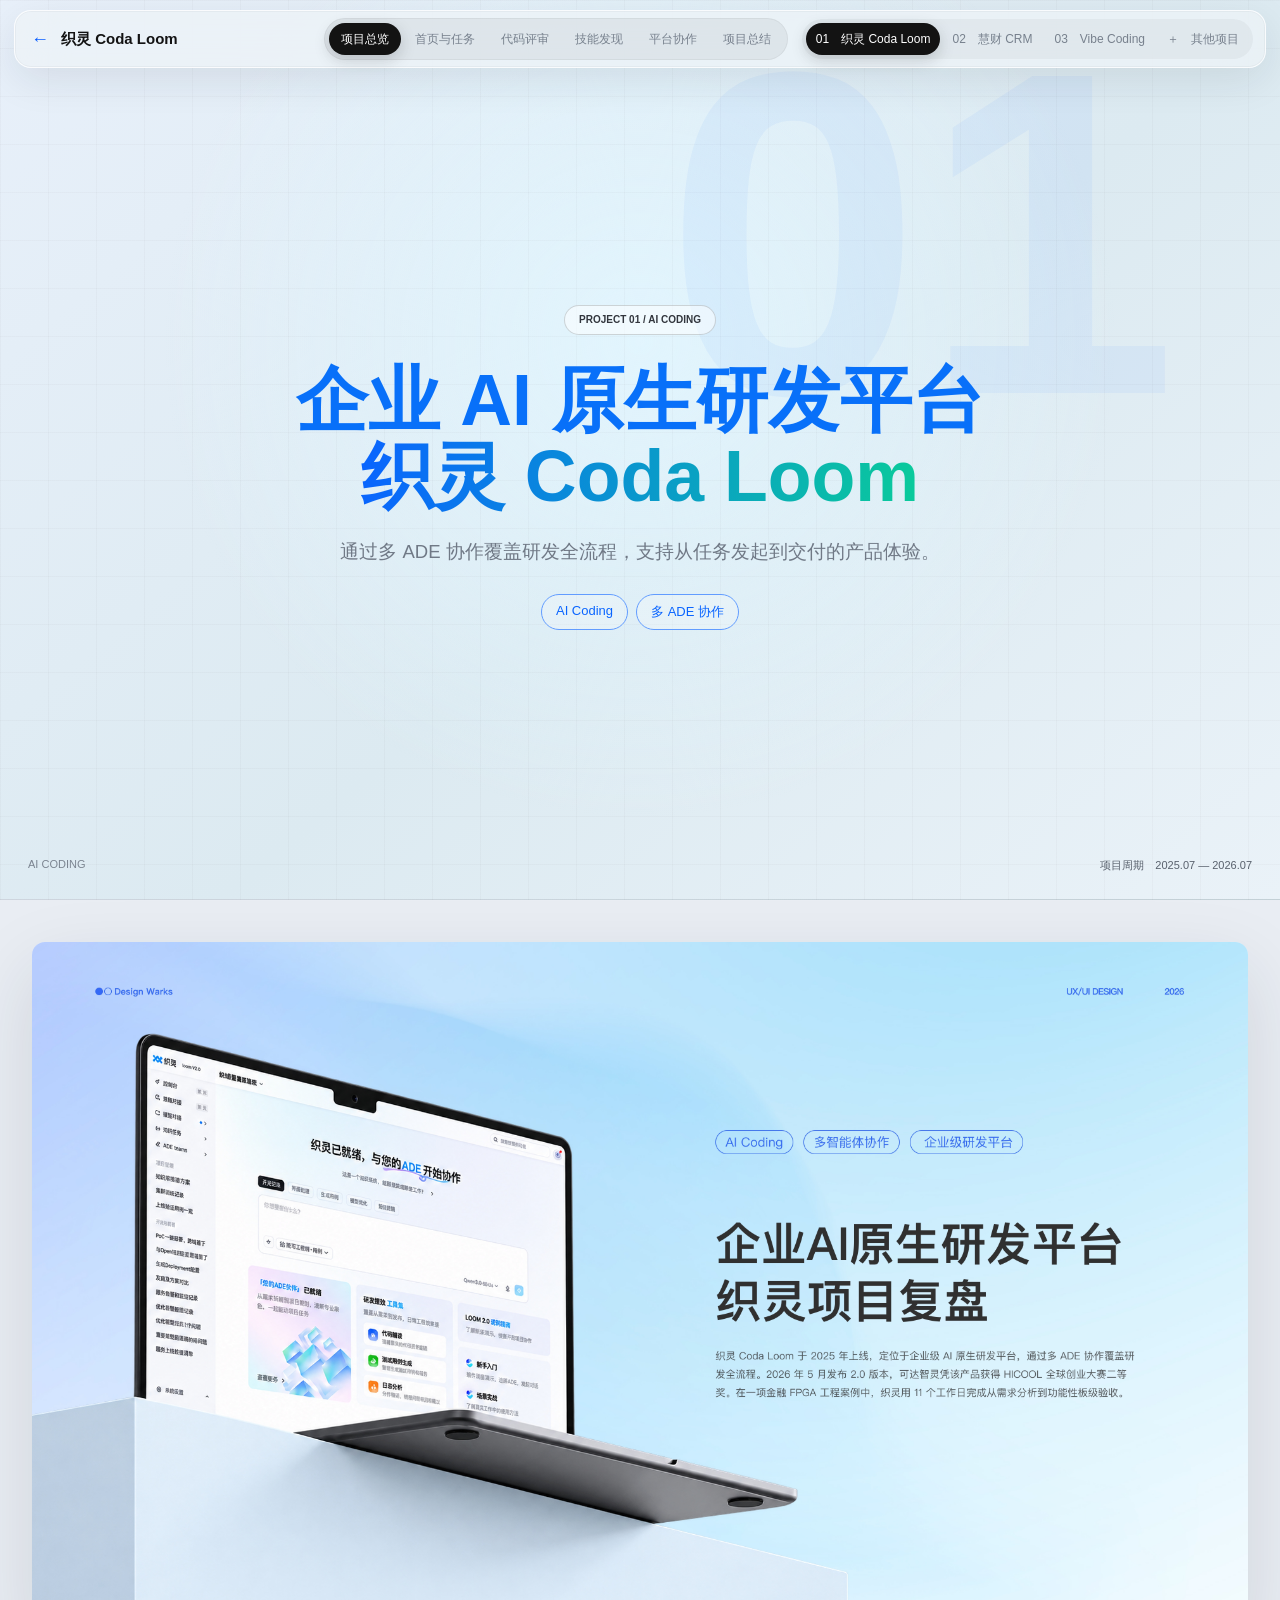
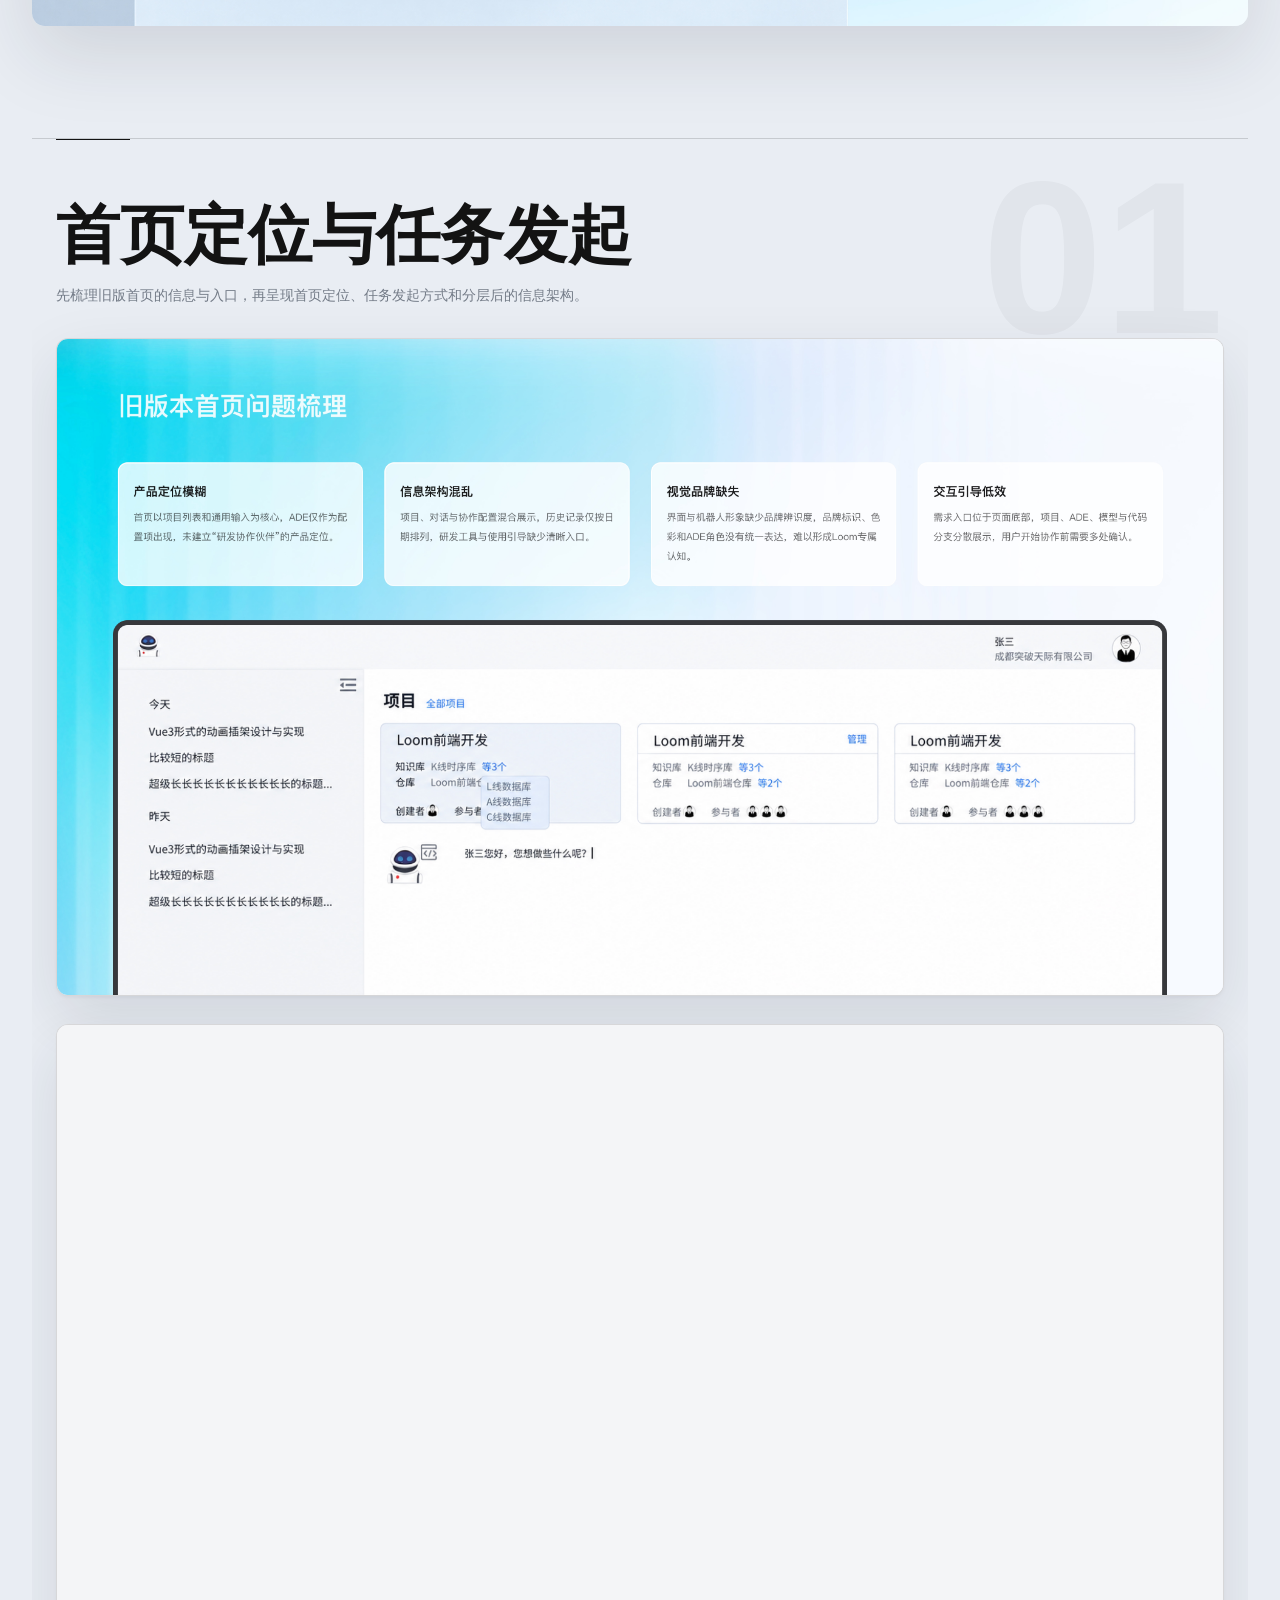
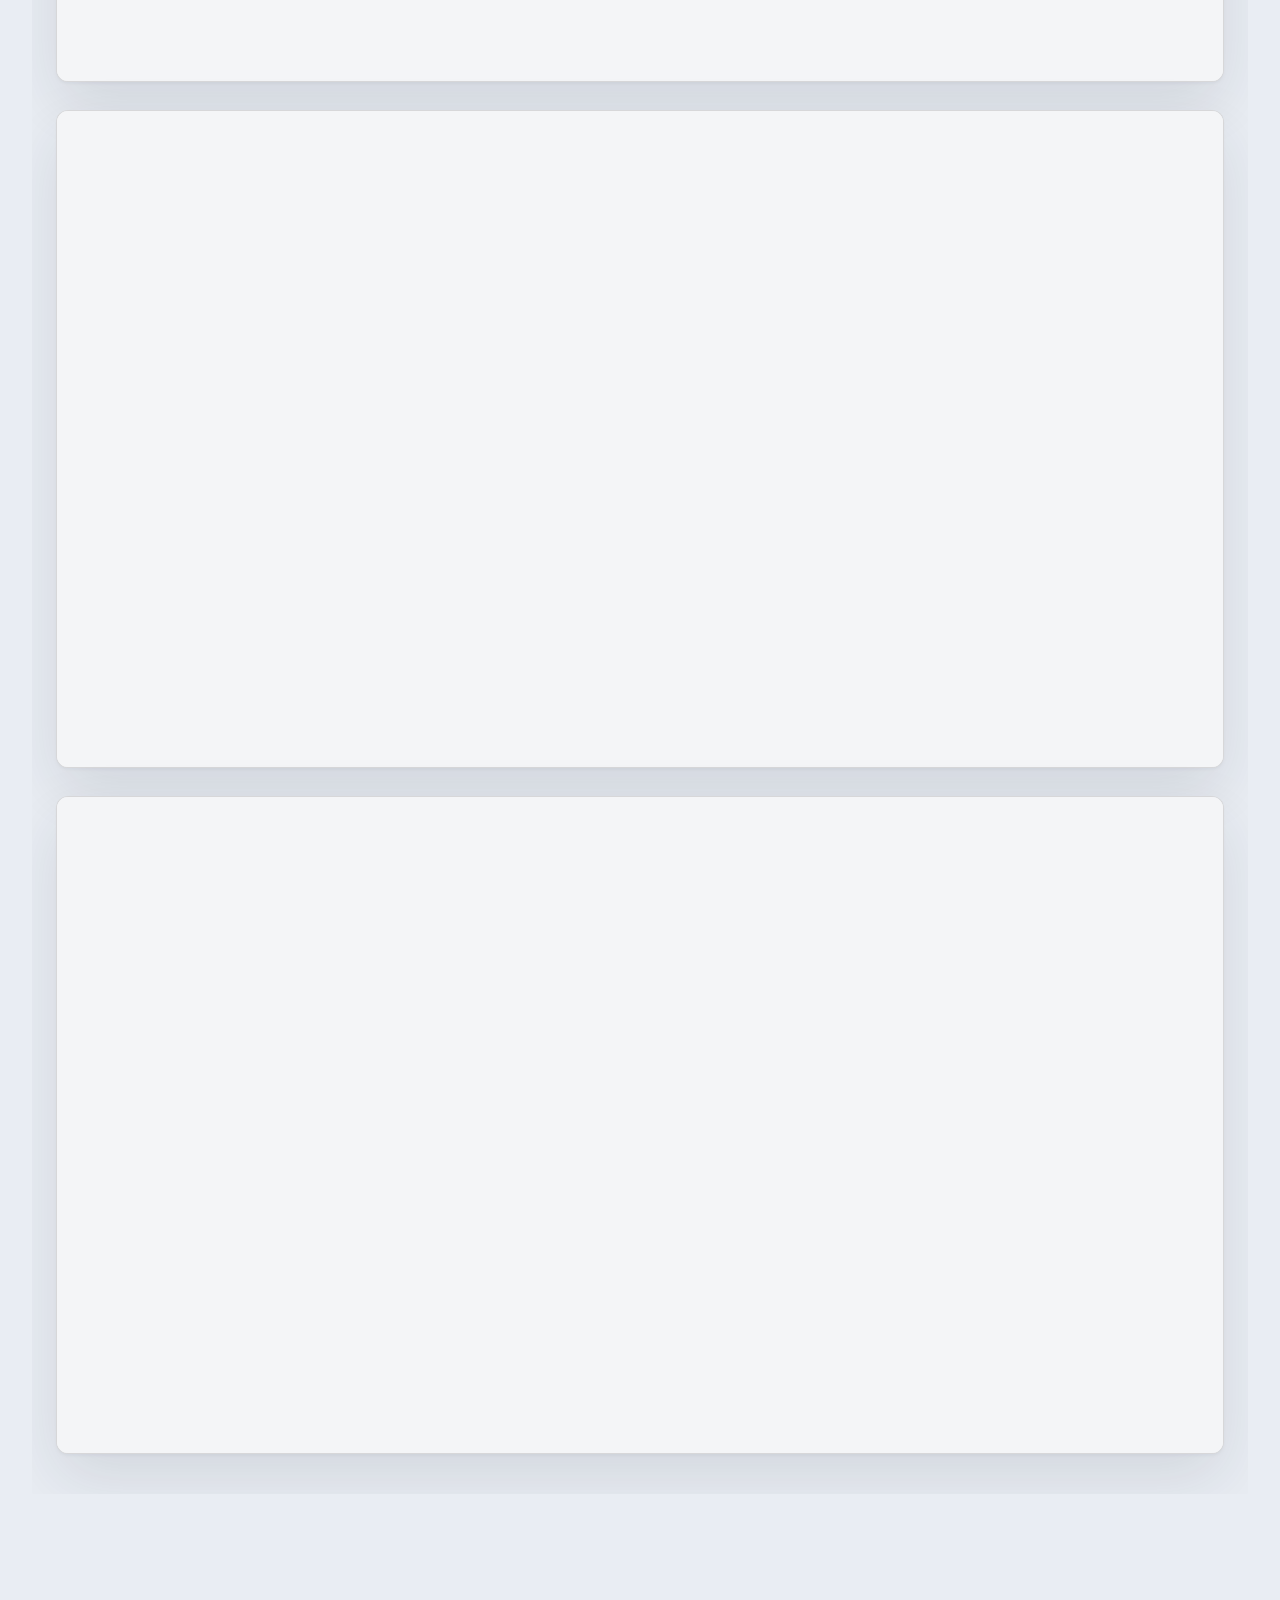
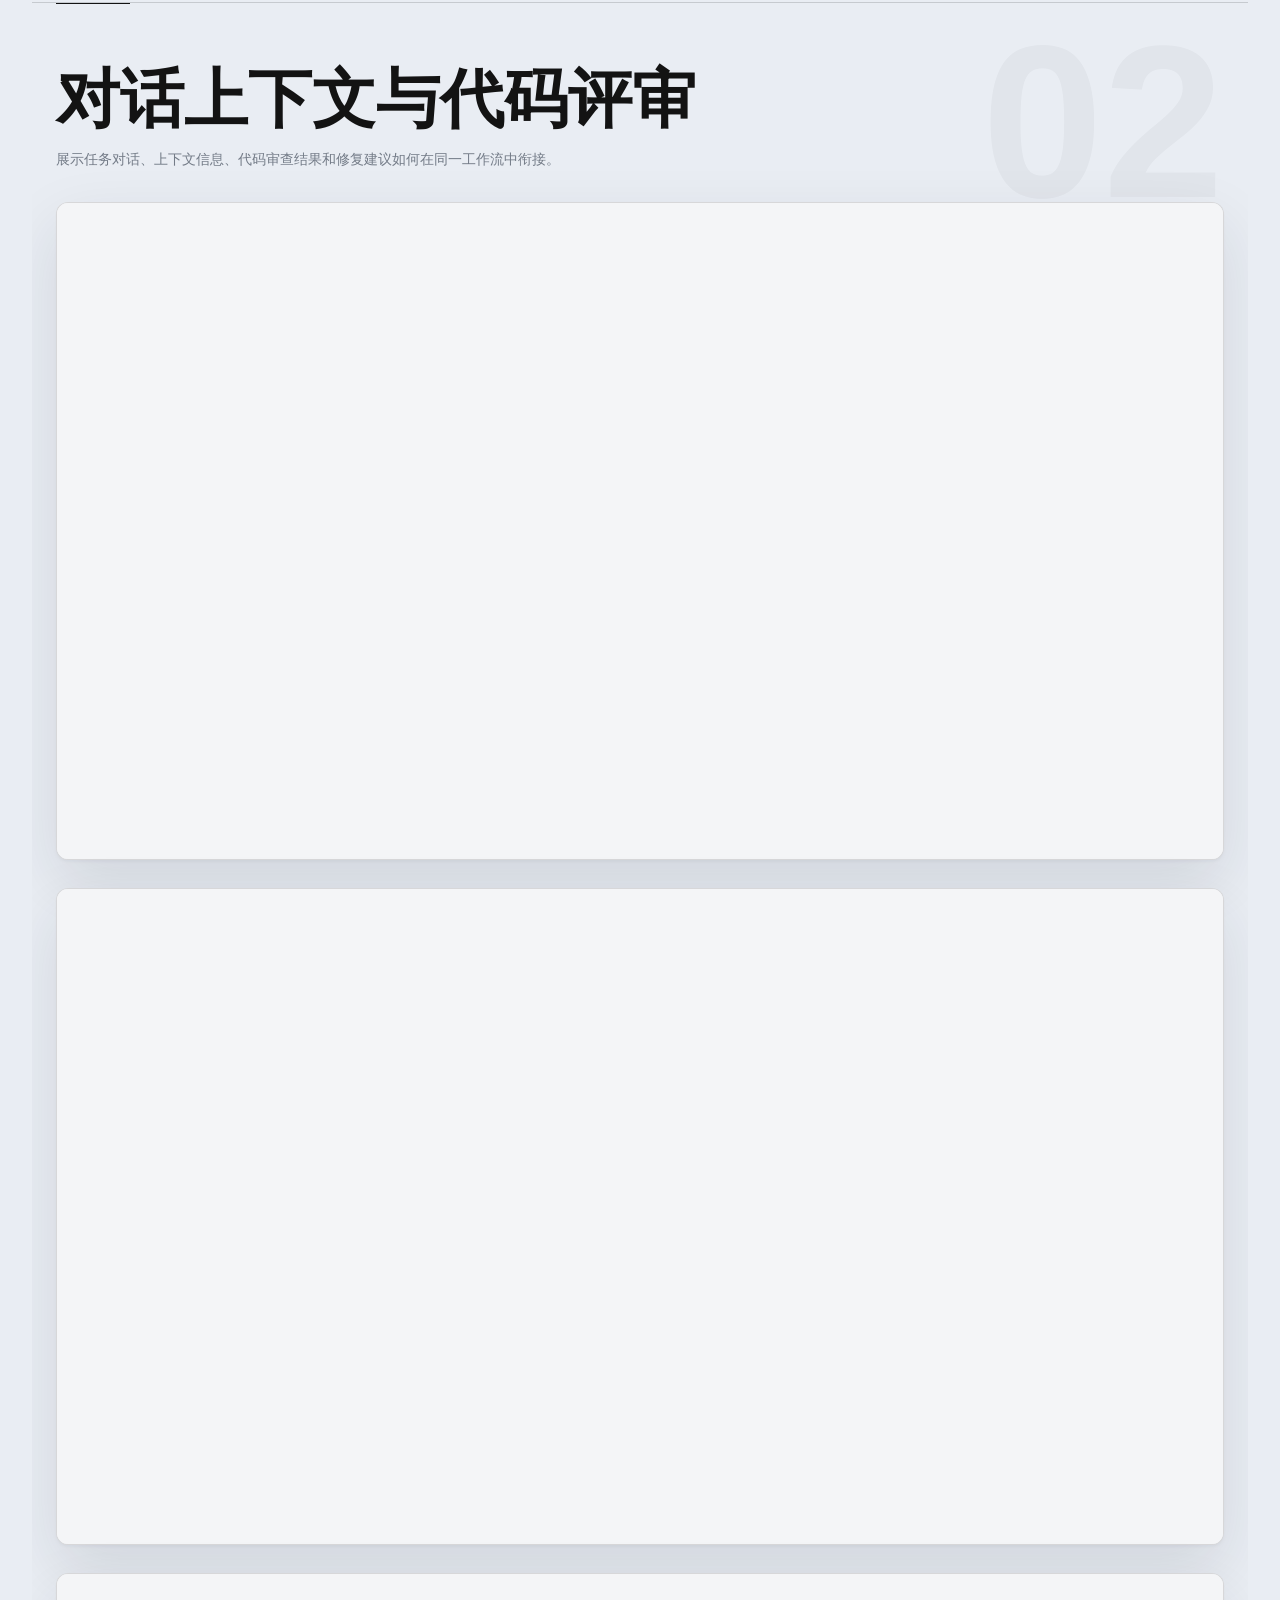
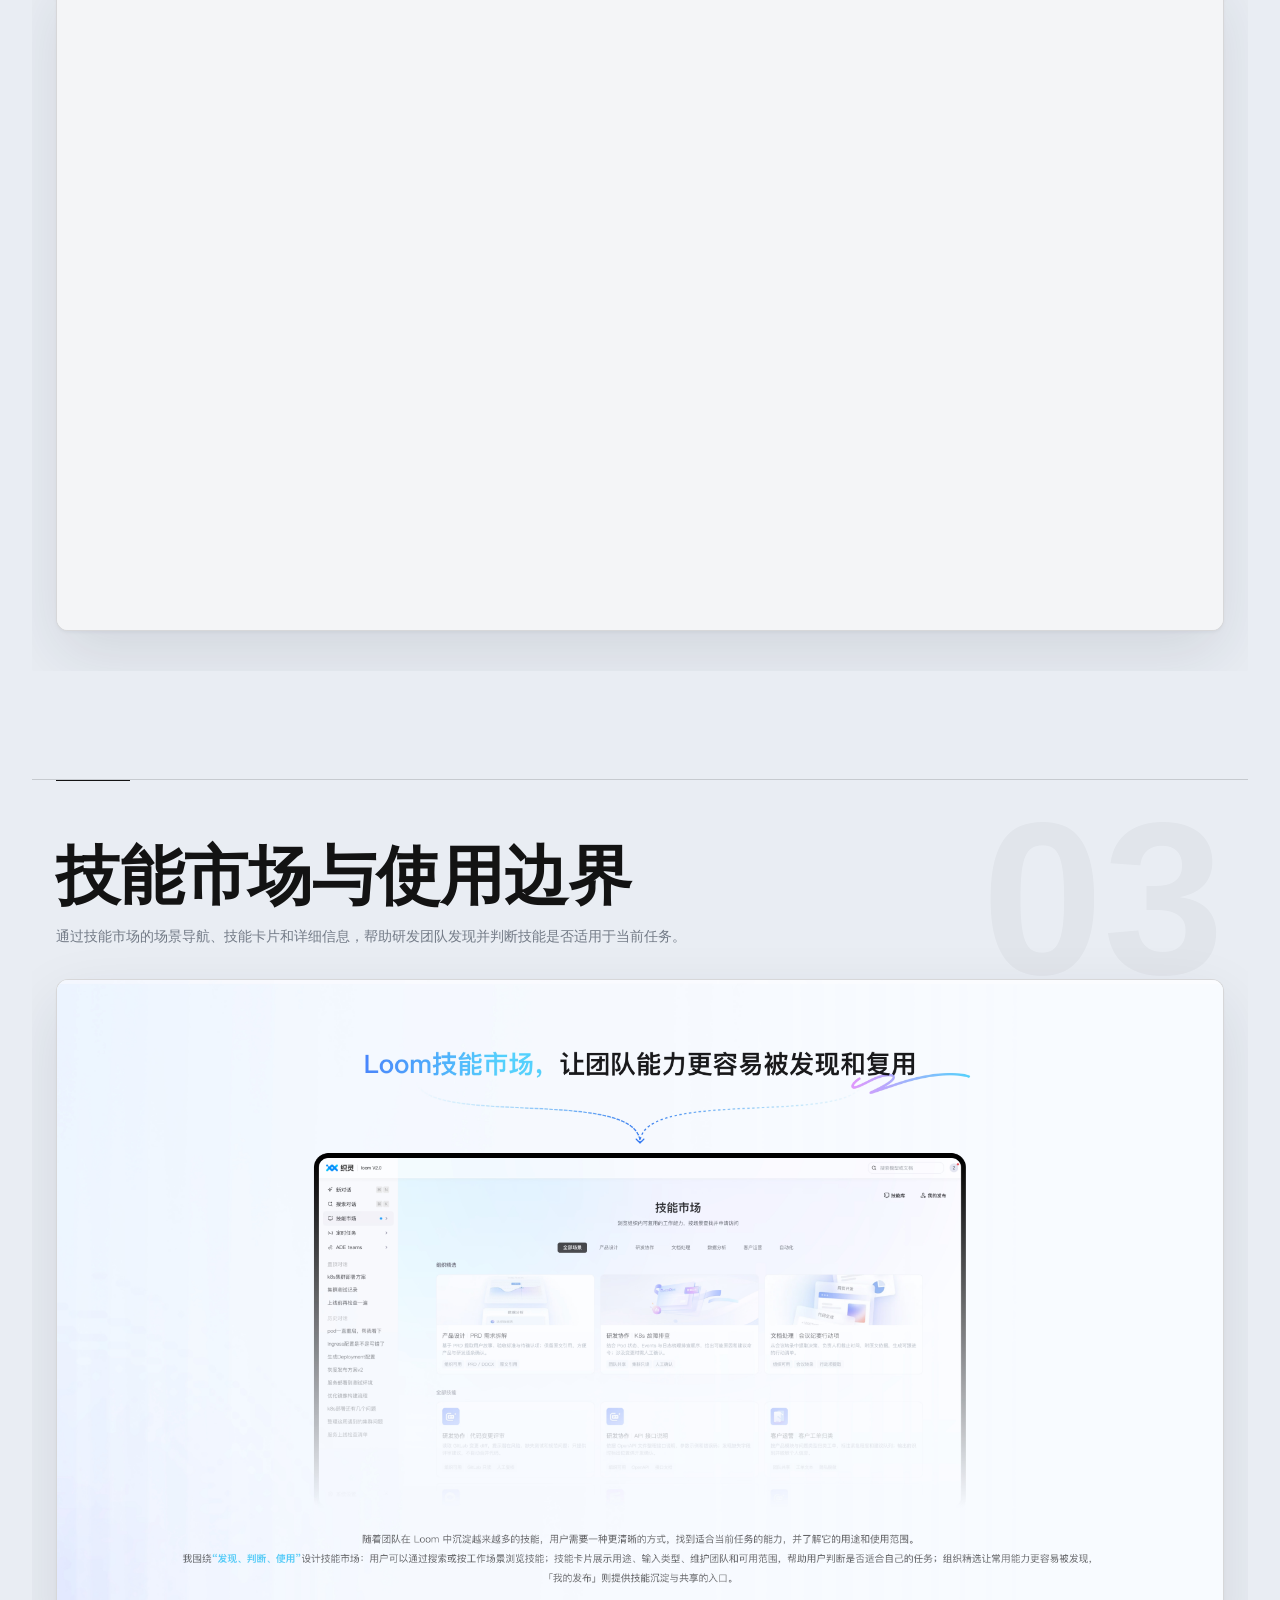
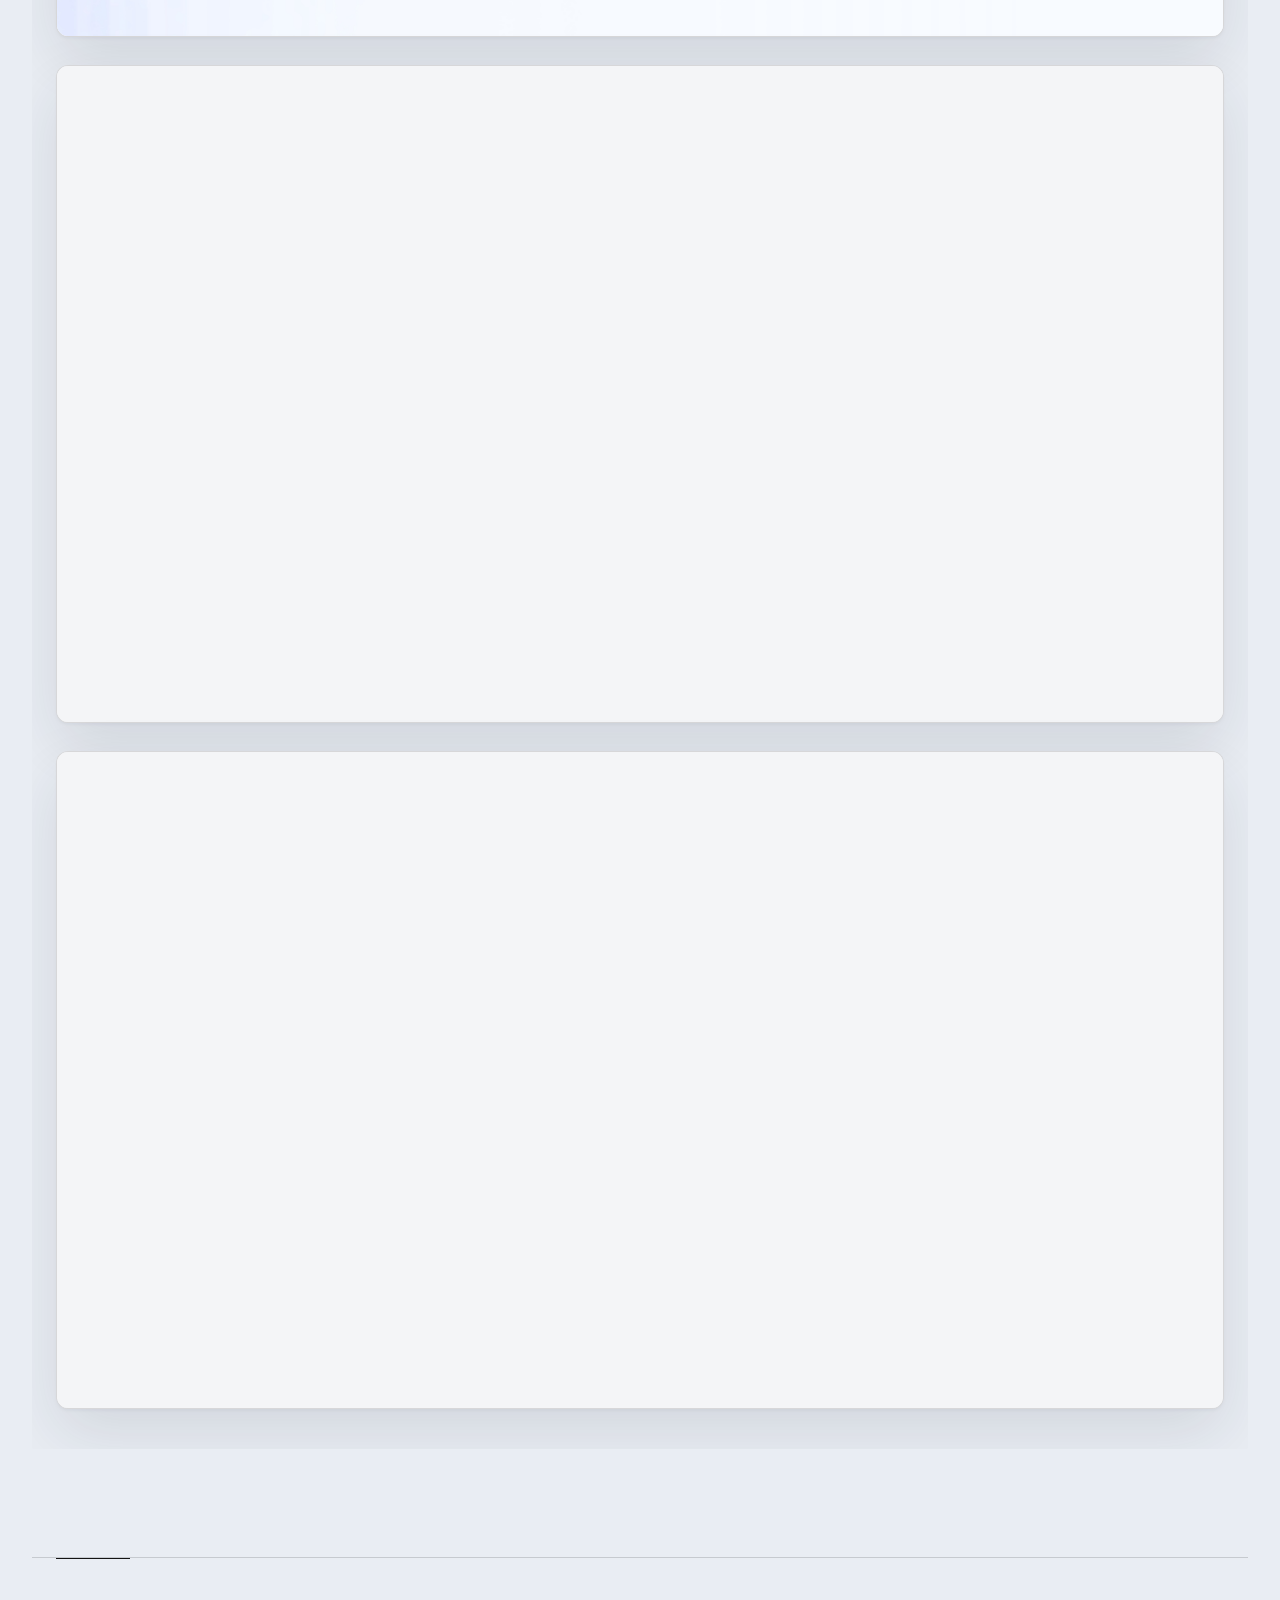
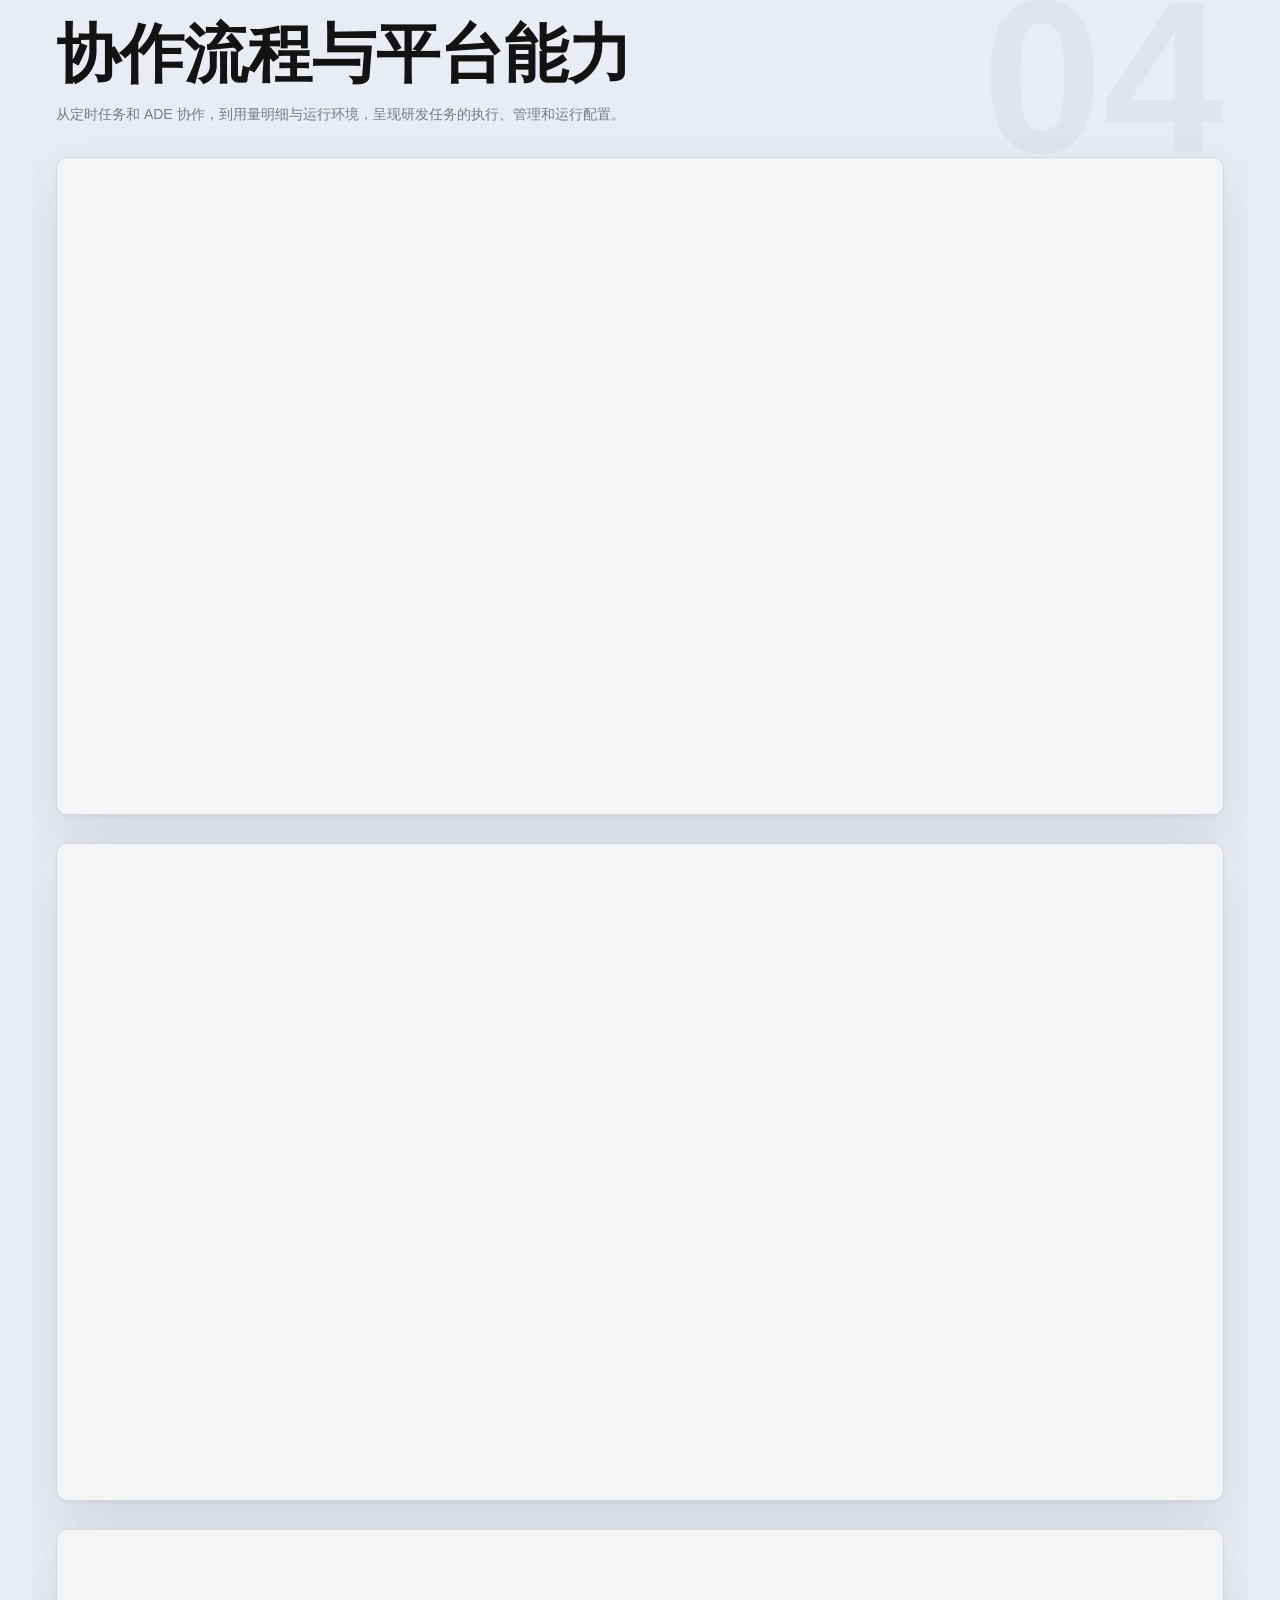
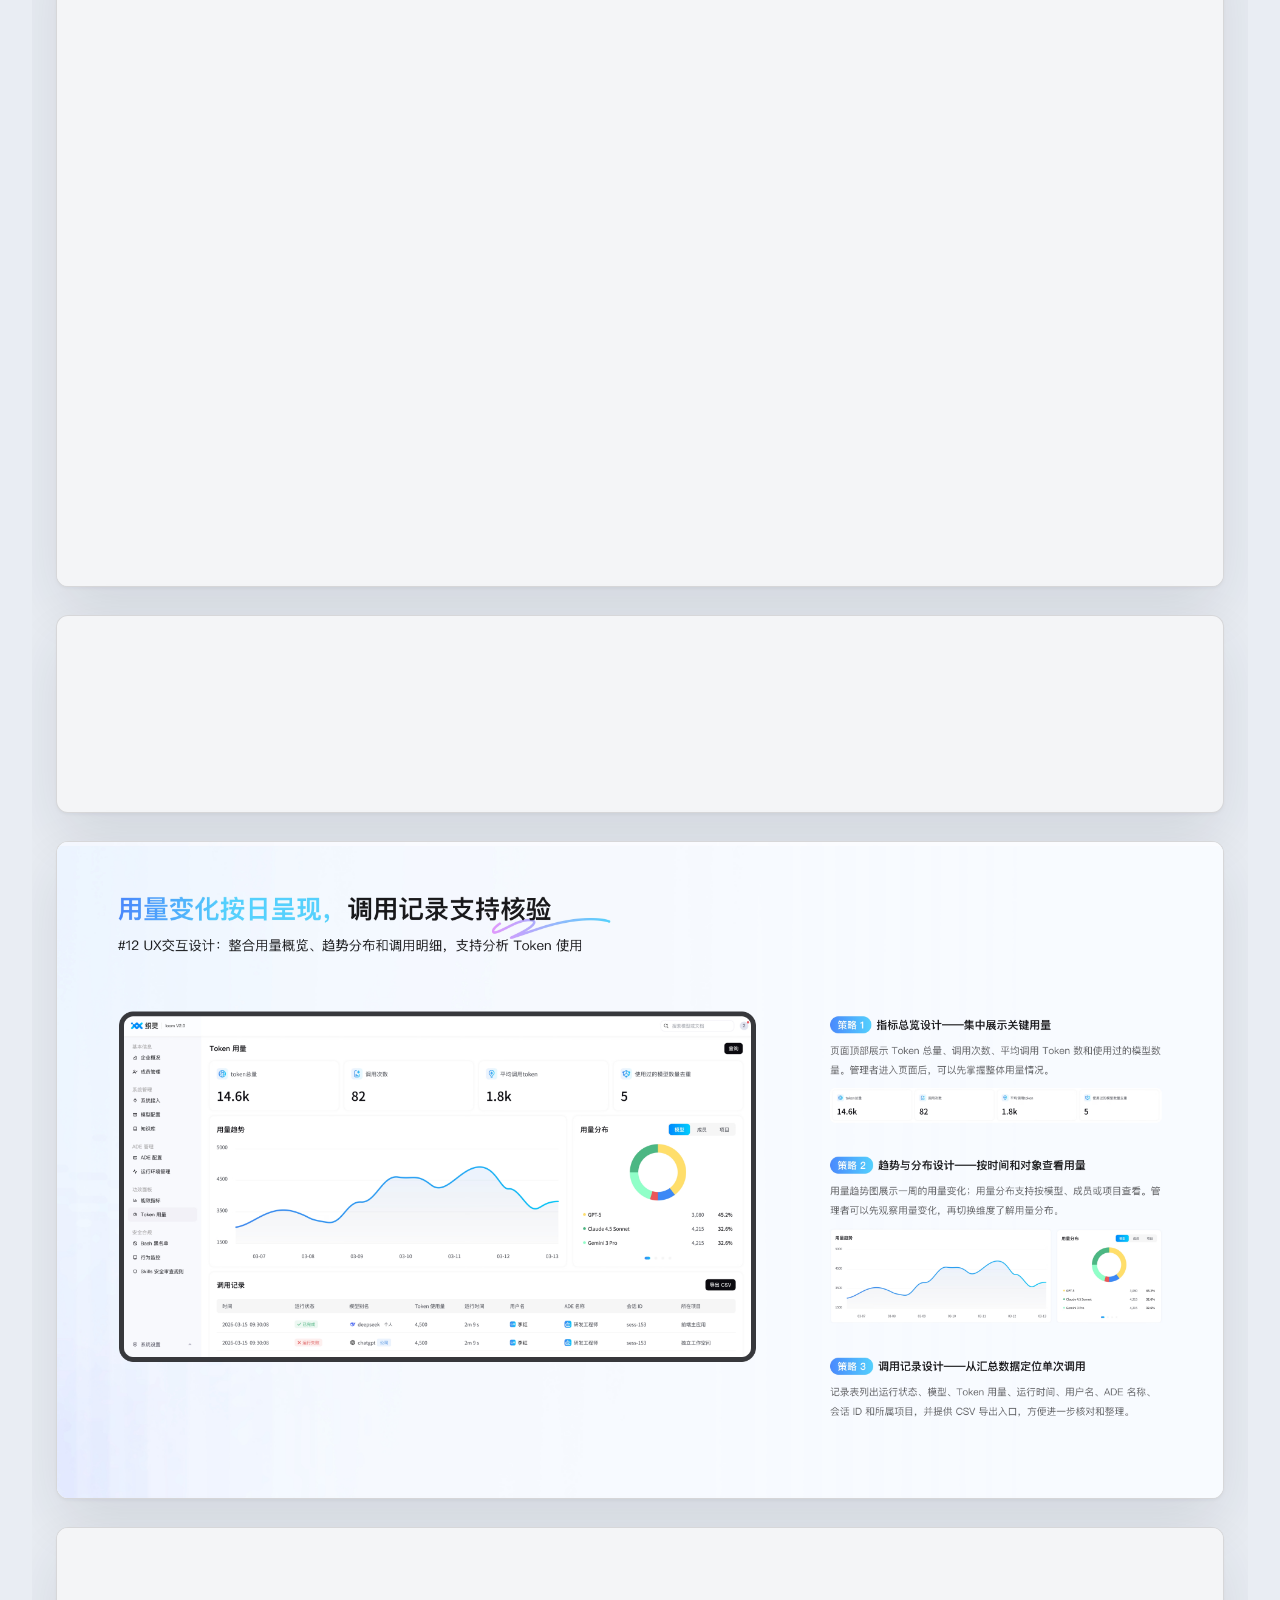
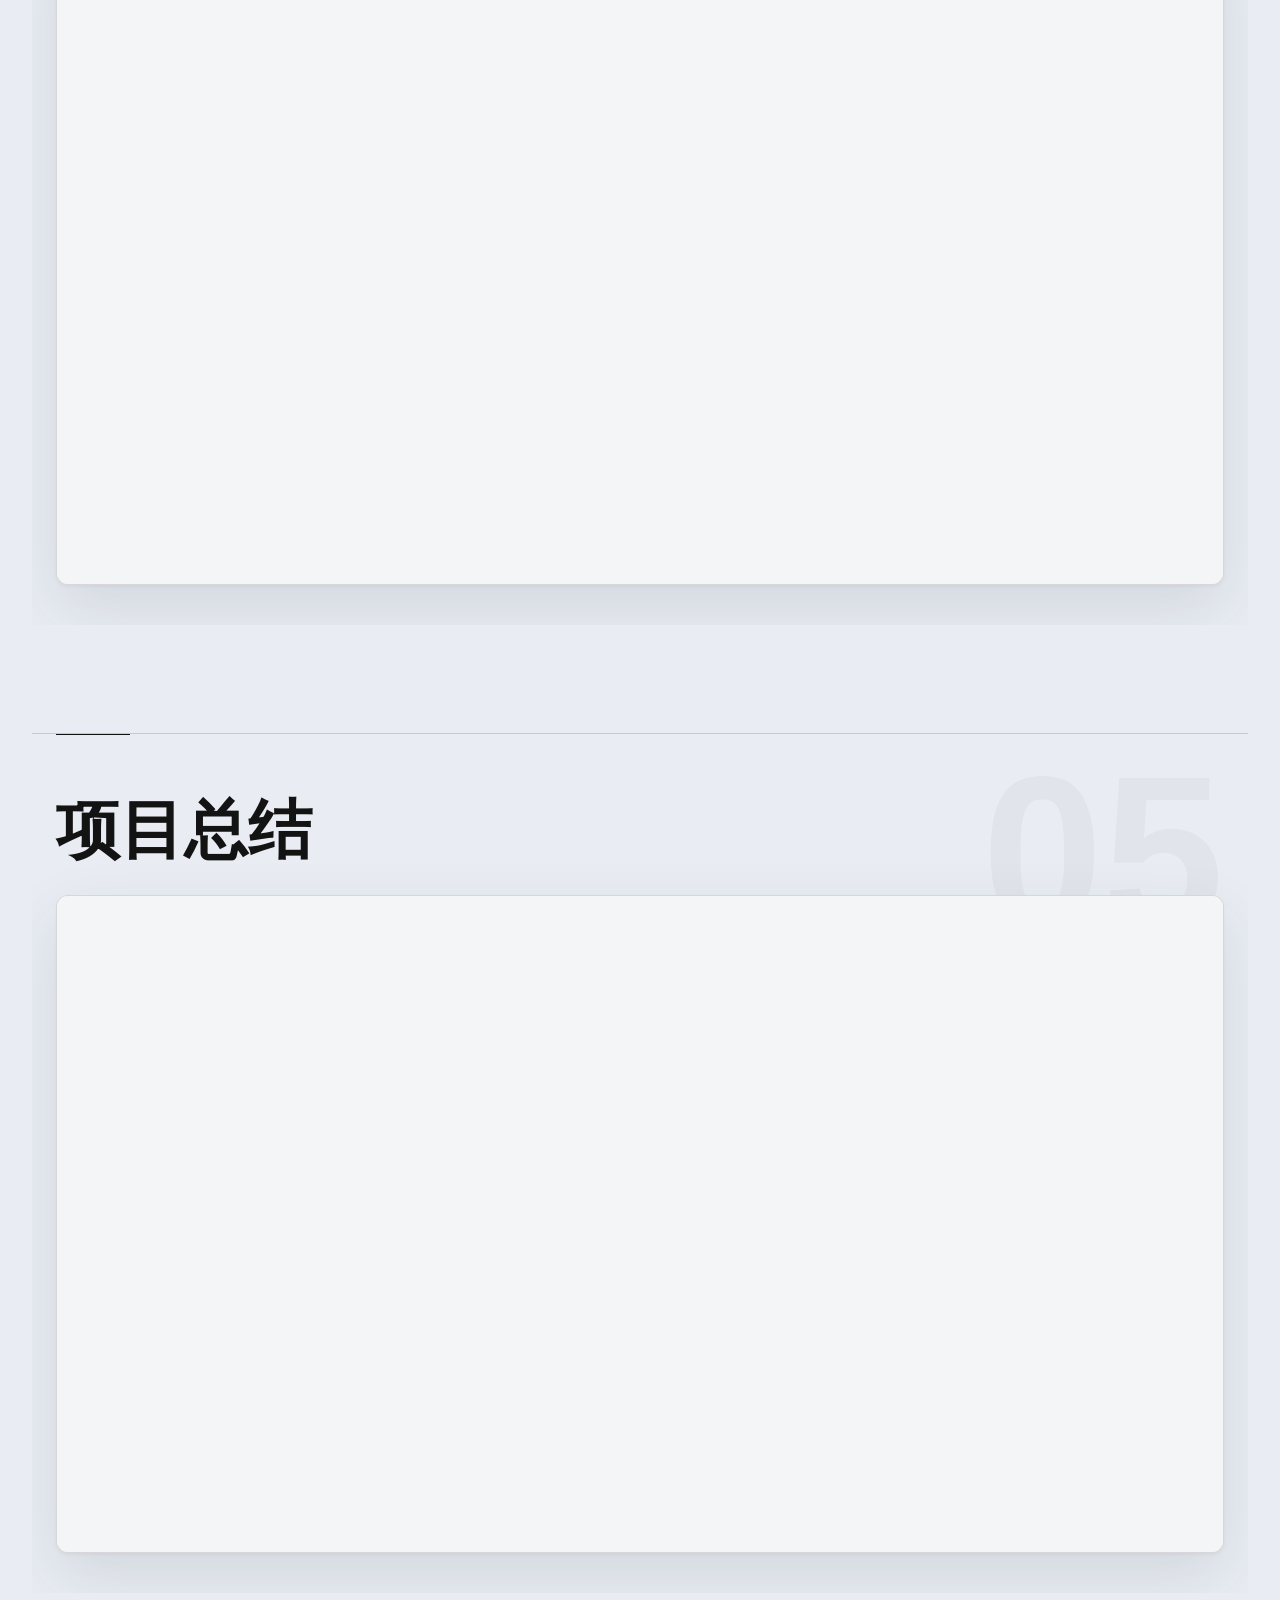
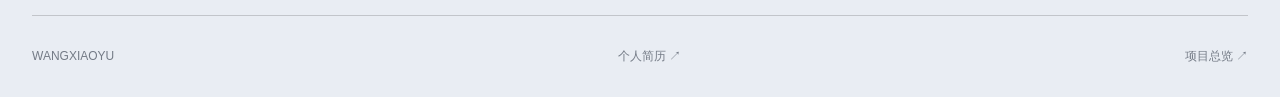
<file: portfolio-project2-coda-loom.html>
<!doctype html>
<html lang="zh-CN">
<head>
  <meta charset="UTF-8" />
  <meta name="viewport" content="width=device-width, initial-scale=1" />
  <meta name="theme-color" content="#e9edf3" />
  <meta name="description" content="王晓玉的AI CODING / PRODUCT DESIGN项目案例。" />
  <title>织灵 Coda Loom — 王晓玉作品集</title>
  <link rel="stylesheet" href="styles.css?v=loom-4k-20261102" />
  <link rel="stylesheet" href="subpages.css?v=loom-4k-20261102" />
  <link rel="stylesheet" href="case-decks.css?v=case-nav-fit-20261102-1" />
</head>
<body class="case-page" data-project="coda" data-case-index="01">
  <a class="skip-link" href="#case-content">跳至项目内容</a>
  <div class="page-progress" aria-hidden="true"><span></span></div>
  <aside class="case-rail-shell" aria-label="当前章节"><nav><ol class="case-rail-list"></ol></nav></aside>
  <header class="case-topbar">
    <a class="case-home" href="index.html#work" aria-label="返回作品集项目总览"><span aria-hidden="true">←</span><strong>织灵 Coda Loom</strong></a>
    <nav class="chapter-nav case-anchors" aria-label="项目章节"><a href="#overview">项目总览</a><a href="#loom-home">首页与任务</a><a href="#loom-review">代码评审</a><a href="#loom-skills">技能发现</a><a href="#loom-workflows">平台协作</a><a href="#loom-summary">项目总结</a></nav>
    <nav class="case-project-menu" aria-label="项目切换"><a href="portfolio-project2-coda-loom.html" class="current" aria-current="page">01　织灵 Coda Loom</a><a href="portfolio-project1-crm.html">02　慧财 CRM</a><a href="portfolio-project3-shanhai.html">03　Vibe Coding</a><a href="portfolio-project4-appendix.html">＋　其他项目</a></nav>
  </header>
  <main class="case-main" id="case-content">
    <section class="case-hero case-hero--coda" id="overview" data-chapter data-index="01">
      <div class="case-hero-content">
        <span class="case-project-label">PROJECT 01 / AI CODING</span>
        <h1><span>企业 AI 原生研发平台</span><br /><strong>织灵 Coda Loom</strong></h1>
        <p>通过多 ADE 协作覆盖研发全流程，支持从任务发起到交付的产品体验。</p>
        <div class="case-hero-tags" aria-label="项目类型"><span>AI Coding</span><span>多 ADE 协作</span></div>
      </div>
      <div class="case-hero-foot"><span>AI CODING</span><strong>项目周期　2025.07 — 2026.07</strong></div>
    </section>
    <figure class="case-cover case-cover--image case-cover--coda"><img src="assets/project-decks/coda-loom/cover.avif" alt="织灵 Coda Loom 企业 AI 原生研发平台项目封面" width="7680" height="4320" fetchpriority="high" decoding="async" /></figure>
    <section class="case-chapter" id="loom-home" data-chapter data-index="01">
      <div class="chapter-index"><span>01 / INFORMATION ARCHITECTURE</span><strong>首页定位与任务发起</strong></div>
      <div class="chapter-content">
        <h2>首页定位与任务发起</h2>
        <p>先梳理旧版首页的信息与入口，再呈现首页定位、任务发起方式和分层后的信息架构。</p>
        <div class="case-slide-list">
          <figure class="case-slide"><button class="case-image-button" type="button" data-zoom aria-label="放大查看旧版首页问题梳理"><img src="assets/project-decks/coda-loom/00.avif" alt="旧版首页问题与信息架构梳理" width="7680" height="4320" loading="lazy" decoding="async" /></button></figure>
          <figure class="case-slide"><button class="case-image-button" type="button" data-zoom aria-label="放大查看首页定位与信息架构"><img src="assets/project-decks/coda-loom/01.avif" alt="织灵 Coda Loom 首页定位与信息架构方案" width="7680" height="4320" loading="lazy" decoding="async" /></button></figure>
          <figure class="case-slide"><button class="case-image-button" type="button" data-zoom aria-label="放大查看研发任务发起入口"><img src="assets/project-decks/coda-loom/02.avif" alt="研发任务发起入口与多 ADE 协作入口" width="7680" height="4320" loading="lazy" decoding="async" /></button></figure>
          <figure class="case-slide"><button class="case-image-button" type="button" data-zoom aria-label="放大查看首页架构重组与分类导航"><img src="assets/project-decks/coda-loom/03.avif" alt="首页信息架构重组、分类导航与页面内容优化方案" width="7680" height="4320" loading="lazy" decoding="async" /></button></figure>
        </div>
      </div>
    </section>
    <section class="case-chapter" id="loom-review" data-chapter data-index="02">
      <div class="chapter-index"><span>02 / CONVERSATION &amp; CODE REVIEW</span><strong>对话与代码评审</strong></div>
      <div class="chapter-content">
        <h2>对话上下文与代码评审</h2>
        <p>展示任务对话、上下文信息、代码审查结果和修复建议如何在同一工作流中衔接。</p>
        <div class="case-slide-list">
          <figure class="case-slide"><button class="case-image-button" type="button" data-zoom aria-label="放大查看研发对话页面"><img src="assets/project-decks/coda-loom/04.avif" alt="研发任务对话页面与操作上下文" width="7680" height="4320" loading="lazy" decoding="async" /></button></figure>
          <figure class="case-slide"><button class="case-image-button" type="button" data-zoom aria-label="放大查看代码评审结果"><img src="assets/project-decks/coda-loom/05.avif" alt="代码评审结果与风险信息" width="7680" height="4320" loading="lazy" decoding="async" /></button></figure>
          <figure class="case-slide"><button class="case-image-button" type="button" data-zoom aria-label="放大查看代码评审上下文"><img src="assets/project-decks/coda-loom/06.avif" alt="代码评审上下文、报告和修复建议" width="7680" height="4320" loading="lazy" decoding="async" /></button></figure>
        </div>
      </div>
    </section>
    <section class="case-chapter" id="loom-skills" data-chapter data-index="03">
      <div class="chapter-index"><span>03 / SKILL DISCOVERY</span><strong>技能市场与使用边界</strong></div>
      <div class="chapter-content">
        <h2>技能市场与使用边界</h2>
        <p>通过技能市场的场景导航、技能卡片和详细信息，帮助研发团队发现并判断技能是否适用于当前任务。</p>
        <div class="case-slide-list">
          <figure class="case-slide"><button class="case-image-button" type="button" data-zoom aria-label="放大查看技能市场首页"><img src="assets/project-decks/coda-loom/07.avif" alt="织灵技能市场首页与场景分类" width="7680" height="4320" loading="lazy" decoding="async" /></button></figure>
          <figure class="case-slide"><button class="case-image-button" type="button" data-zoom aria-label="放大查看技能分类与筛选"><img src="assets/project-decks/coda-loom/08.avif" alt="技能市场分类、筛选与发现方式" width="7680" height="4320" loading="lazy" decoding="async" /></button></figure>
          <figure class="case-slide"><button class="case-image-button" type="button" data-zoom aria-label="放大查看技能详情与使用范围"><img src="assets/project-decks/coda-loom/09.avif" alt="技能详情、适用场景与使用范围说明" width="7680" height="4320" loading="lazy" decoding="async" /></button></figure>
        </div>
      </div>
    </section>
    <section class="case-chapter" id="loom-workflows" data-chapter data-index="04">
      <div class="chapter-index"><span>04 / PLATFORM WORKFLOW</span><strong>协作流程与平台能力</strong></div>
      <div class="chapter-content">
        <h2>协作流程与平台能力</h2>
        <p>从定时任务和 ADE 协作，到用量明细与运行环境，呈现研发任务的执行、管理和运行配置。</p>
        <div class="case-slide-list">
          <figure class="case-slide"><button class="case-image-button" type="button" data-zoom aria-label="放大查看定时任务配置"><img src="assets/project-decks/coda-loom/10.avif" alt="定时任务创建与状态管理" width="7680" height="4320" loading="lazy" decoding="async" /></button></figure>
          <figure class="case-slide"><button class="case-image-button" type="button" data-zoom aria-label="放大查看定时任务执行记录"><img src="assets/project-decks/coda-loom/11.avif" alt="定时任务执行记录与异常状态" width="7680" height="4320" loading="lazy" decoding="async" /></button></figure>
          <figure class="case-slide"><button class="case-image-button" type="button" data-zoom aria-label="放大查看 ADE 团队协作"><img src="assets/project-decks/coda-loom/12.avif" alt="ADE 团队分工与多角色协作流程" width="7680" height="4320" loading="lazy" decoding="async" /></button></figure>
          <figure class="case-slide case-slide--quote"><img src="assets/project-decks/coda-loom/usage-quote.avif" alt="用量分析问题：用量如何变化，主要分布在哪里" width="2596" height="192" loading="lazy" decoding="async" /></figure>
          <figure class="case-slide"><button class="case-image-button" type="button" data-zoom aria-label="放大查看用量明细"><img src="assets/project-decks/coda-loom/14.avif" alt="平台用量明细与使用分布" width="7680" height="4320" loading="lazy" decoding="async" /></button></figure>
          <figure class="case-slide"><button class="case-image-button" type="button" data-zoom aria-label="放大查看运行环境管理"><img src="assets/project-decks/coda-loom/15.avif" alt="运行环境配置与 SSH 安全分项管理" width="7680" height="4320" loading="lazy" decoding="async" /></button></figure>
        </div>
      </div>
    </section>
    <section class="case-chapter" id="loom-summary" data-chapter data-index="05">
      <div class="chapter-index"><span>05 / PROJECT SUMMARY</span><strong>项目总结</strong></div>
      <div class="chapter-content">
        <h2>项目总结</h2>
        <div class="case-slide-list"><figure class="case-slide"><button class="case-image-button" type="button" data-zoom aria-label="放大查看织灵项目总结"><img src="assets/project-decks/coda-loom/summary.avif" alt="织灵 Coda Loom 企业 AI 原生研发平台项目总结" width="7680" height="4320" loading="lazy" decoding="async" /></button></figure></div>
      </div>
    </section>
</main>
  <footer class="site-footer case-footer"><a href="index.html">WANGXIAOYU</a><a href="portfolio-resume.html">个人简历 ↗</a><a href="index.html#work">项目总览 ↗</a></footer>
  <dialog class="lightbox" aria-label="项目图片放大查看"><button class="lightbox-close" type="button" data-lightbox-close aria-label="关闭图片">×</button><img alt="" /></dialog>
  <script src="case-study.js?v=loom-4k-20261102"></script>
</body>
</html>
</file>
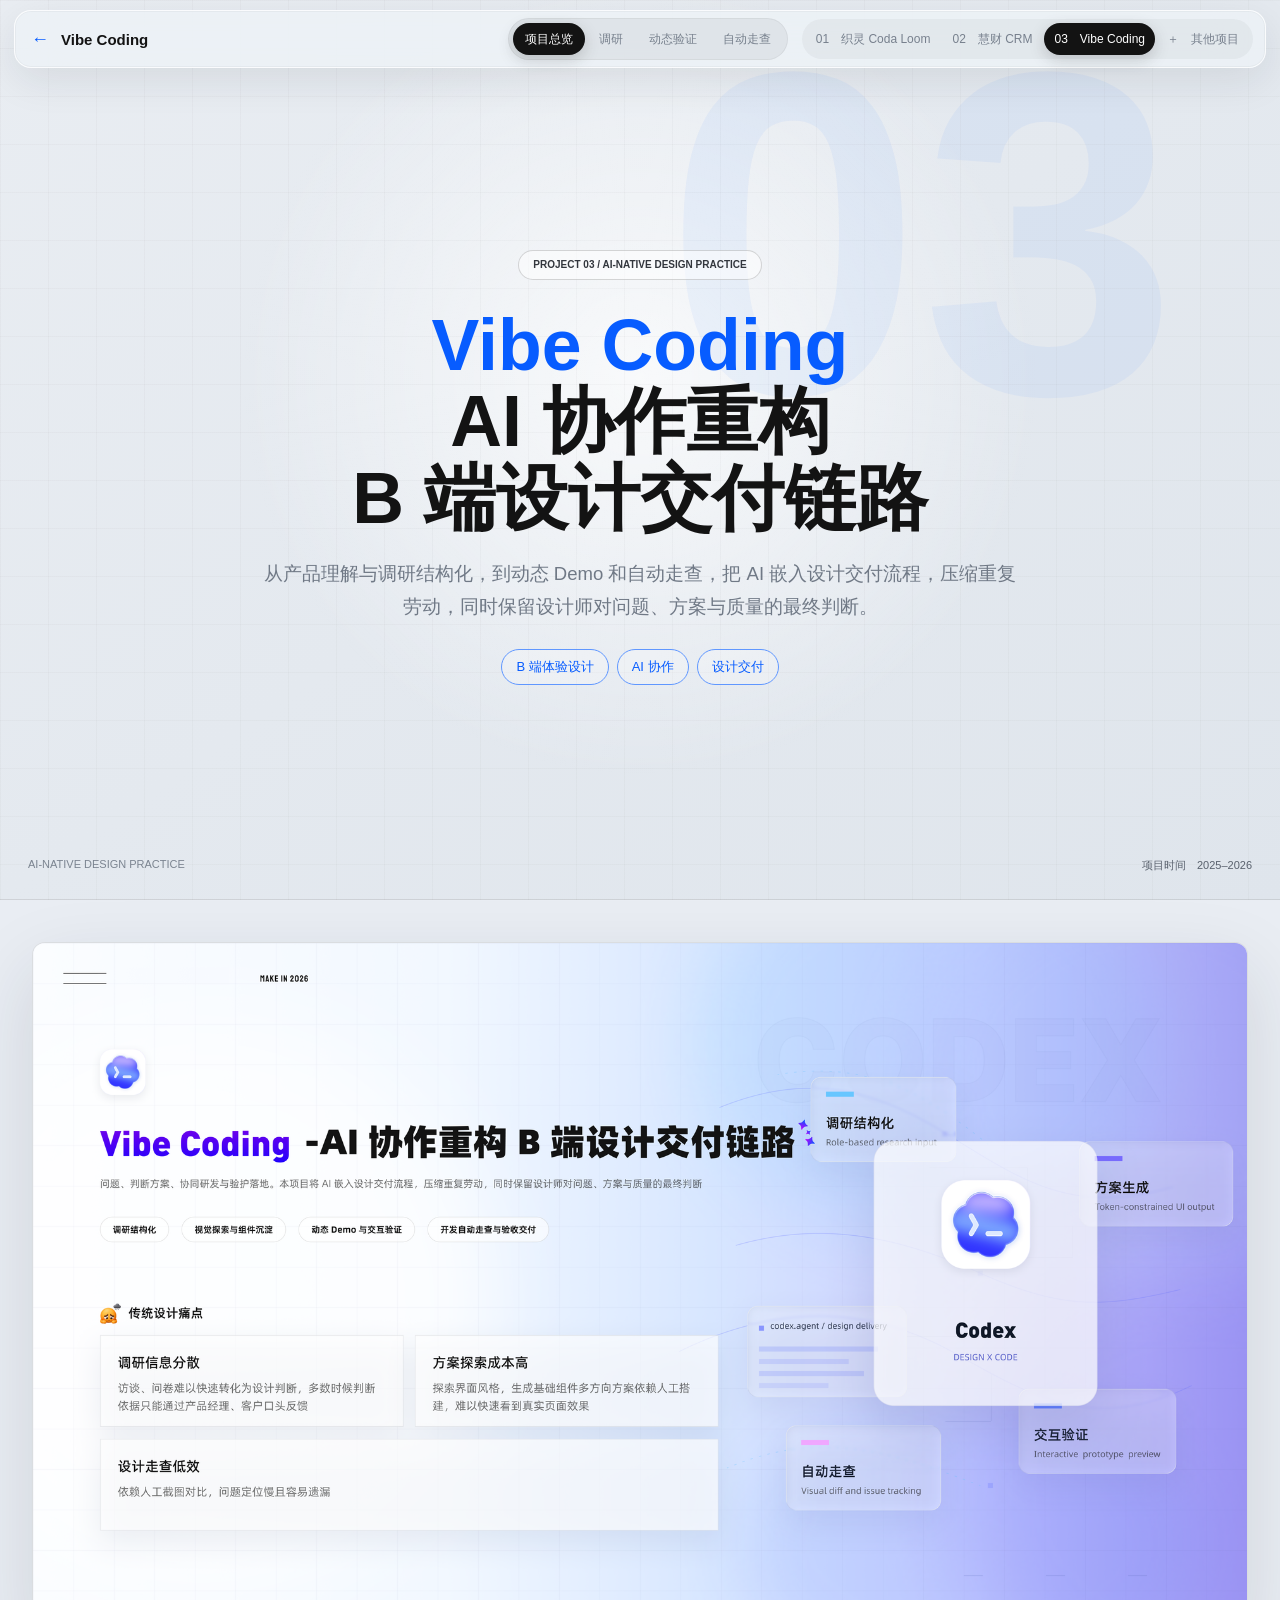
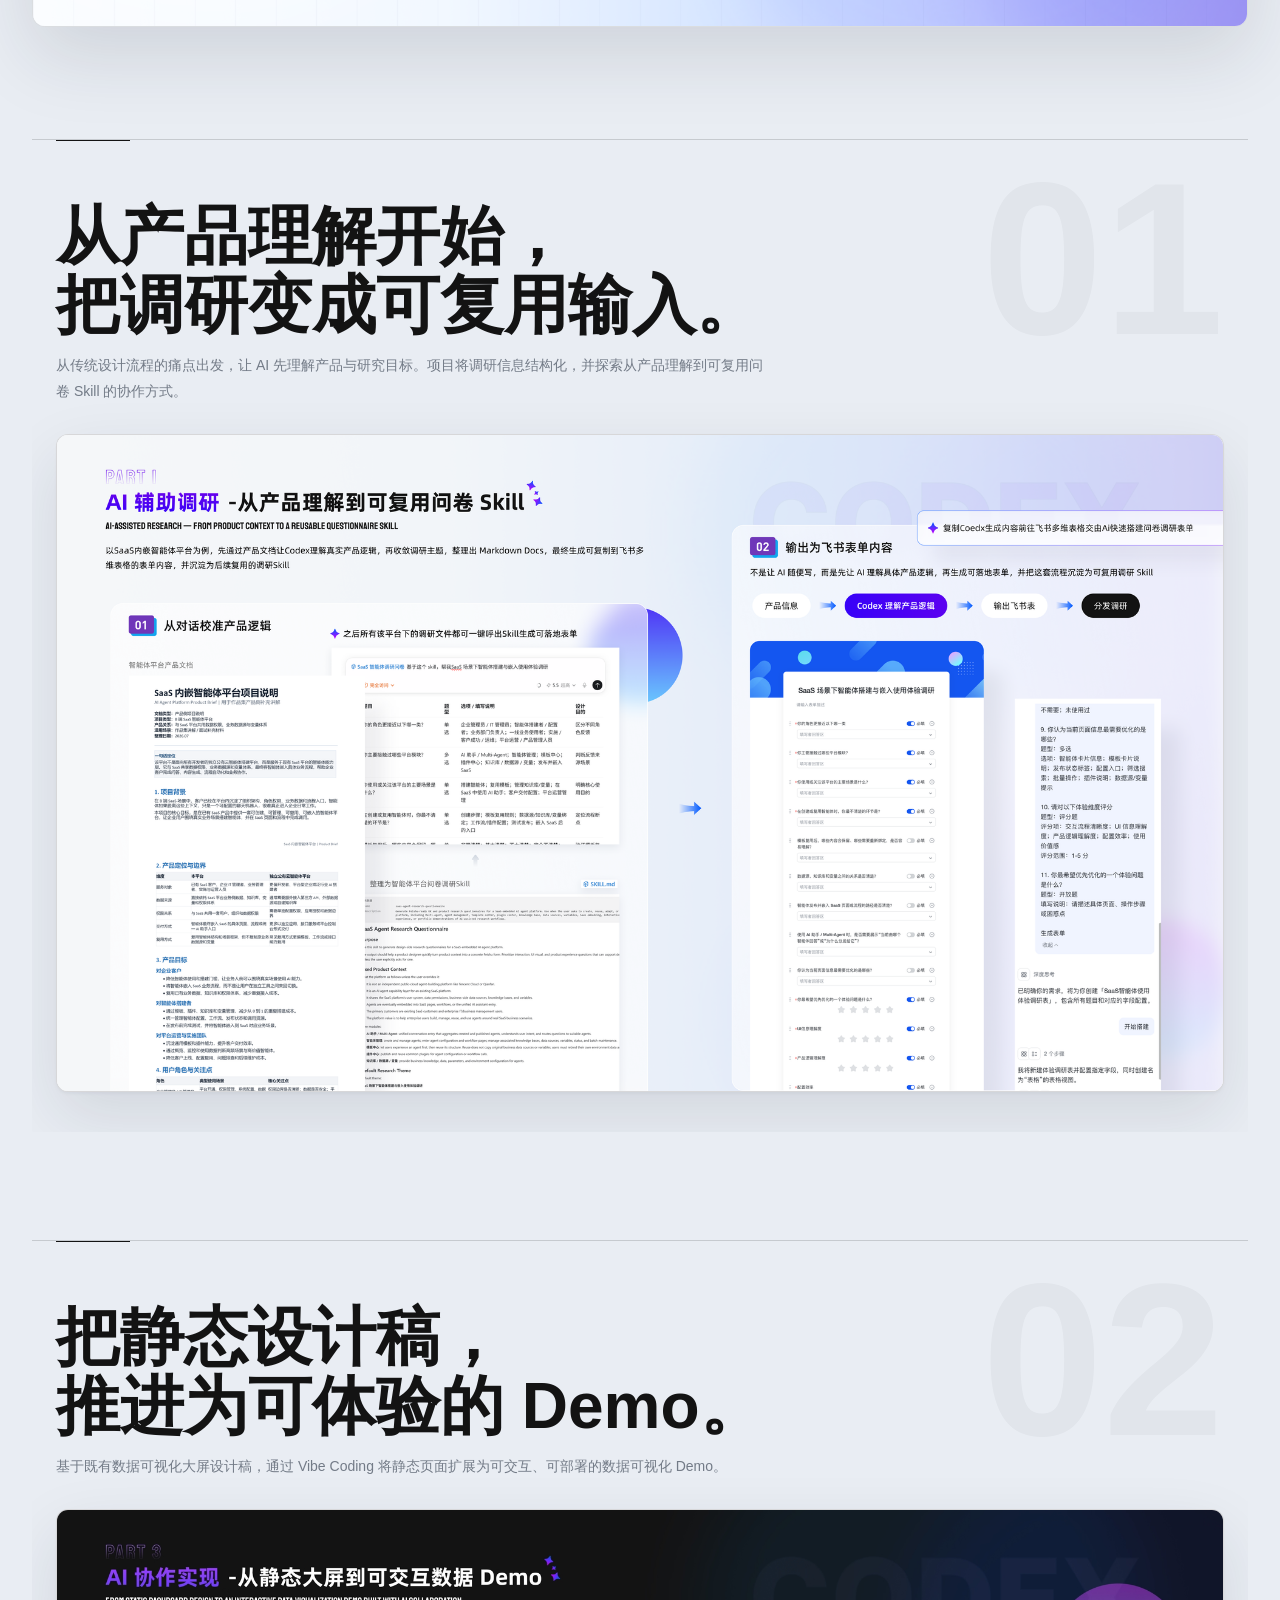
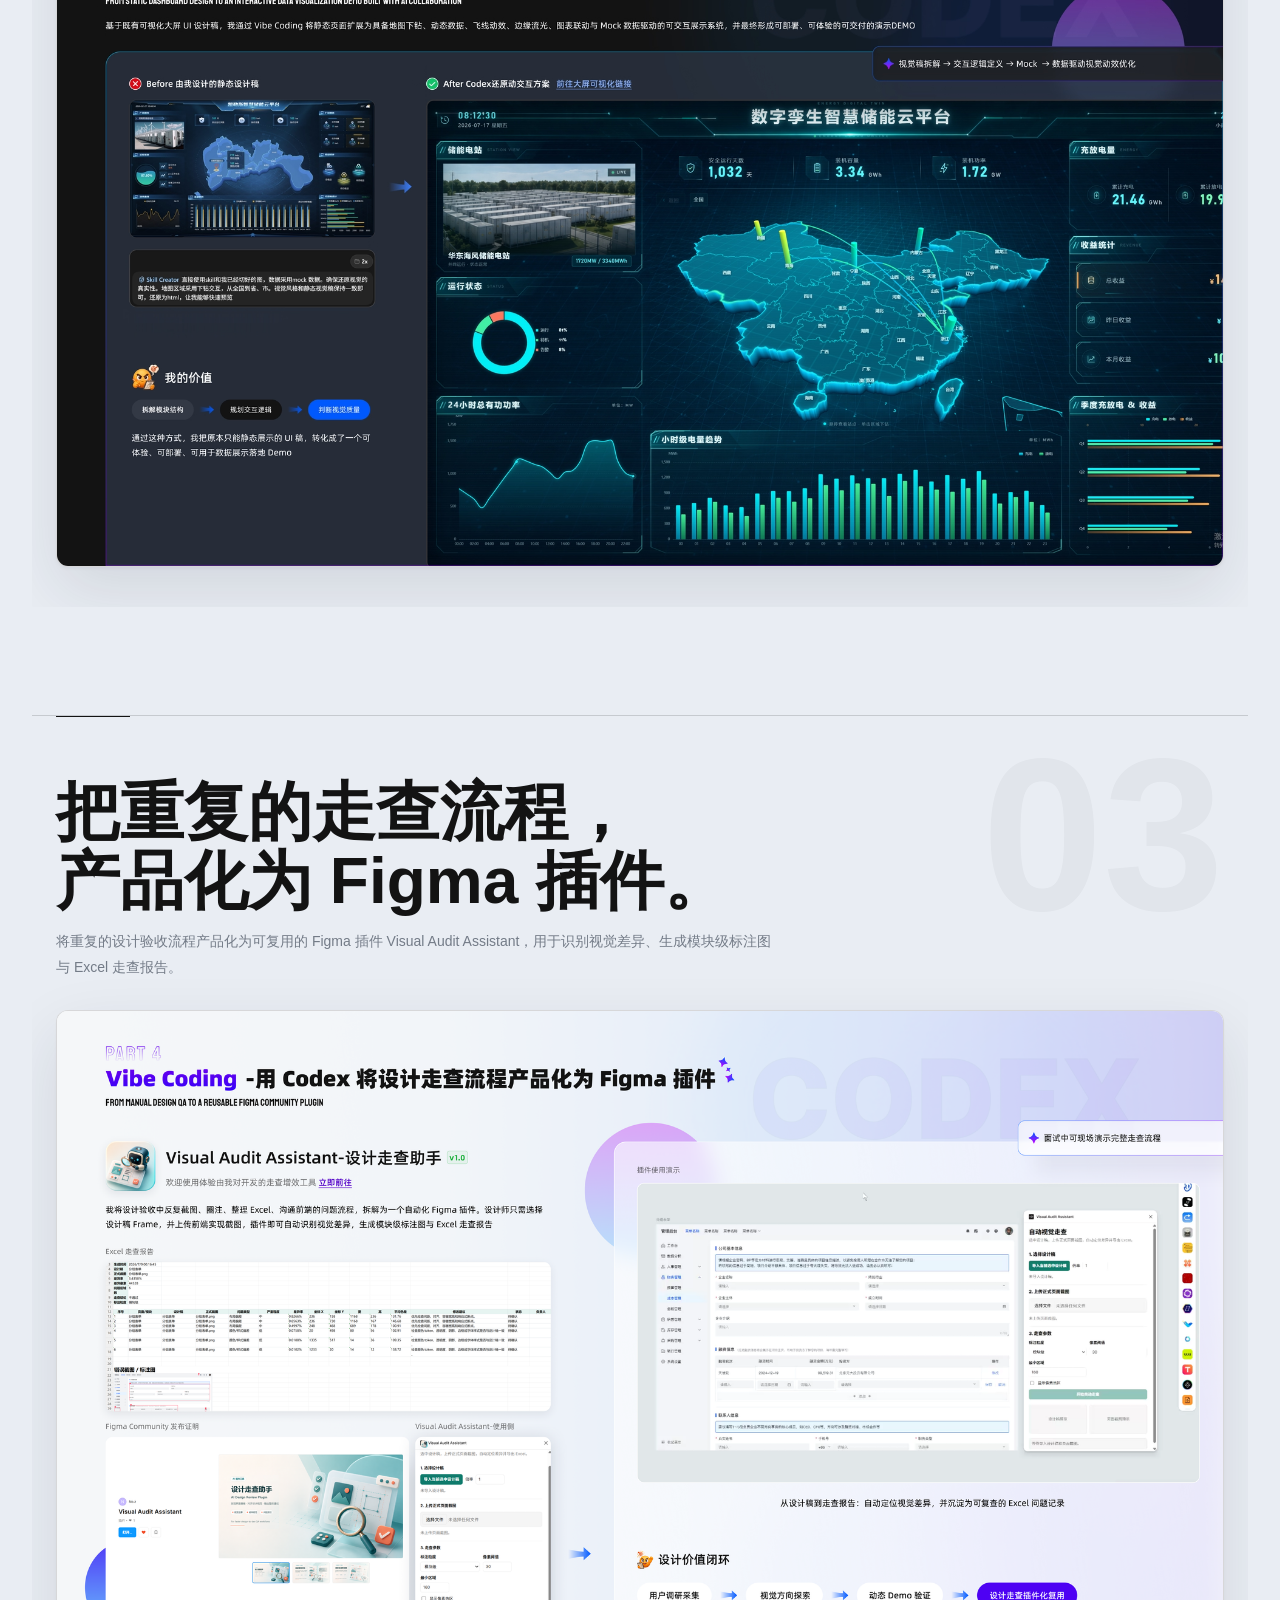
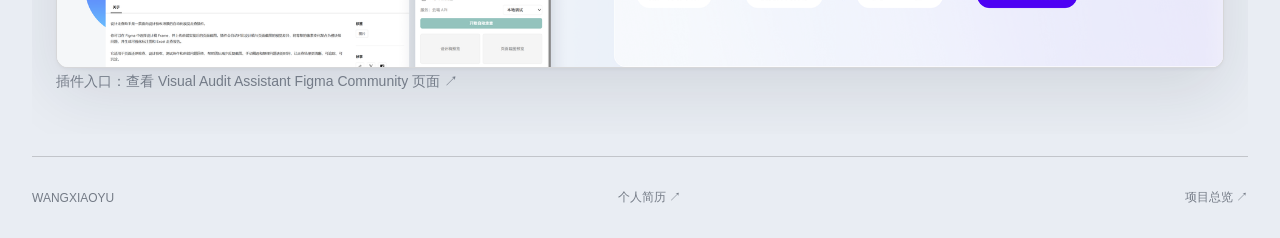
<file: portfolio-project3-shanhai.html>
<!doctype html>
<html lang="zh-CN">
<head>
  <meta charset="UTF-8" />
  <meta name="viewport" content="width=device-width, initial-scale=1" />
  <meta name="theme-color" content="#e9edf3" />
  <meta name="description" content="Vibe Coding：AI 协作重构 B 端设计交付链路，覆盖调研、交互验证与自动走查。" />
  <title>Vibe Coding — 王晓玉作品集</title>
  <link rel="stylesheet" href="styles.css?v=vibe-identity-clean-20261102" />
  <link rel="stylesheet" href="subpages.css?v=vibe-identity-clean-20261102" />
  <link rel="stylesheet" href="case-decks.css?v=case-nav-fit-20261102-1" />
</head>
<body class="case-page" data-project="vibe-coding" data-case-index="03">
  <a class="skip-link" href="#case-content">跳至项目内容</a>
  <div class="page-progress" aria-hidden="true"><span></span></div>
  <aside class="case-rail-shell" aria-label="当前章节"><nav><ol class="case-rail-list"></ol></nav></aside>
  <header class="case-topbar">
    <a class="case-home" href="index.html#work" aria-label="返回作品集项目总览"><span aria-hidden="true">←</span><strong>Vibe Coding</strong></a>
    <nav class="chapter-nav case-anchors" aria-label="项目章节"><a href="#overview">项目总览</a><a href="#research">调研</a><a href="#prototype">动态验证</a><a href="#delivery">自动走查</a></nav>
    <nav class="case-project-menu" aria-label="项目切换"><a href="portfolio-project2-coda-loom.html">01　织灵 Coda Loom</a><a href="portfolio-project1-crm.html">02　慧财 CRM</a><a href="portfolio-project3-shanhai.html" class="current" aria-current="page">03　Vibe Coding</a><a href="portfolio-project4-appendix.html">＋　其他项目</a></nav>
  </header>
  <main class="case-main" id="case-content">
    <section class="case-hero case-hero--crm" id="overview" data-chapter data-index="03">
      <div class="case-hero-content">
        <span class="case-project-label">PROJECT 03 / AI-NATIVE DESIGN PRACTICE</span>
        <h1><span>Vibe Coding</span><br /><strong>AI 协作重构<br />B 端设计交付链路</strong></h1>
        <p>从产品理解与调研结构化，到动态 Demo 和自动走查，把 AI 嵌入设计交付流程，压缩重复劳动，同时保留设计师对问题、方案与质量的最终判断。</p>
        <div class="case-hero-tags" aria-label="项目类型"><span>B 端体验设计</span><span>AI 协作</span><span>设计交付</span></div>
      </div>
      <div class="case-hero-foot"><span>AI-NATIVE DESIGN PRACTICE</span><strong>项目时间　2025–2026</strong></div>
    </section>
    <figure class="case-cover case-cover--image case-cover--crm"><img src="assets/project-decks/vibe-coding/01-clean.png" alt="Vibe Coding 项目概览：AI 协作重构 B 端设计交付链路" width="1920" height="1080" fetchpriority="high" decoding="async" /></figure>

    <section class="case-chapter" id="research" data-chapter data-index="01">
      <div class="chapter-index"><span>01 / RESEARCH</span><strong>研究与问题定义</strong></div>
      <div class="chapter-content"><h2>从产品理解开始，<br />把调研变成可复用输入。</h2><p>从传统设计流程的痛点出发，让 AI 先理解产品与研究目标。项目将调研信息结构化，并探索从产品理解到可复用问卷 Skill 的协作方式。</p><div class="case-slide-list"><figure class="case-slide"><button class="case-image-button" type="button" data-zoom aria-label="放大查看 AI 辅助调研：从产品理解到可复用问卷 Skill"><img src="assets/project-decks/vibe-coding/02.webp" alt="AI 辅助调研：从产品理解到可复用问卷 Skill" width="1920" height="1080" loading="lazy" decoding="async" /></button></figure></div></div>
    </section>


    <section class="case-chapter" id="prototype" data-chapter data-index="02">
      <div class="chapter-index"><span>02 / PROTOTYPE</span><strong>动态验证</strong></div>
      <div class="chapter-content"><h2>把静态设计稿，<br />推进为可体验的 Demo。</h2><p>基于既有数据可视化大屏设计稿，通过 Vibe Coding 将静态页面扩展为可交互、可部署的数据可视化 Demo。</p><div class="case-slide-list"><figure class="case-slide"><button class="case-image-button" type="button" data-zoom aria-label="放大查看 AI 协作实现：从静态大屏到可交互数据 Demo"><img src="assets/project-decks/vibe-coding/04-clean.avif" alt="AI 协作实现：从静态大屏到可交互数据 Demo" width="1920" height="1080" loading="lazy" decoding="async" /></button></figure></div></div>
    </section>

    <section class="case-chapter" id="delivery" data-chapter data-index="03">
      <div class="chapter-index"><span>03 / DELIVERY</span><strong>自动走查与验收交付</strong></div>
      <div class="chapter-content"><h2>把重复的走查流程，<br />产品化为 Figma 插件。</h2><p>将重复的设计验收流程产品化为可复用的 Figma 插件 Visual Audit Assistant，用于识别视觉差异、生成模块级标注图与 Excel 走查报告。</p><div class="case-slide-list"><figure class="case-slide"><button class="case-image-button" type="button" data-zoom aria-label="放大查看用 Codex 将设计走查流程产品化为 Figma 插件"><img src="assets/project-decks/vibe-coding/05.webp" alt="Visual Audit Assistant 设计走查助手：插件界面、Excel 走查报告与验收流程" width="1920" height="1080" loading="lazy" decoding="async" /></button></figure></div><p>插件入口：<a href="https://www.figma.com/community/plugin/1656670314437993288" target="_blank" rel="noopener noreferrer">查看 Visual Audit Assistant Figma Community 页面 ↗</a></p></div>
    </section>

  </main>
  <footer class="site-footer case-footer"><a href="index.html">WANGXIAOYU</a><a href="portfolio-resume.html">个人简历 ↗</a><a href="index.html#work">项目总览 ↗</a></footer>
  <dialog class="lightbox" aria-label="项目图片放大查看"><button class="lightbox-close" type="button" data-lightbox-close aria-label="关闭图片">×</button><img alt="" /></dialog>
  <script src="case-study.js?v=vibe-identity-clean-20261102"></script>
</body>
</html>
</file>
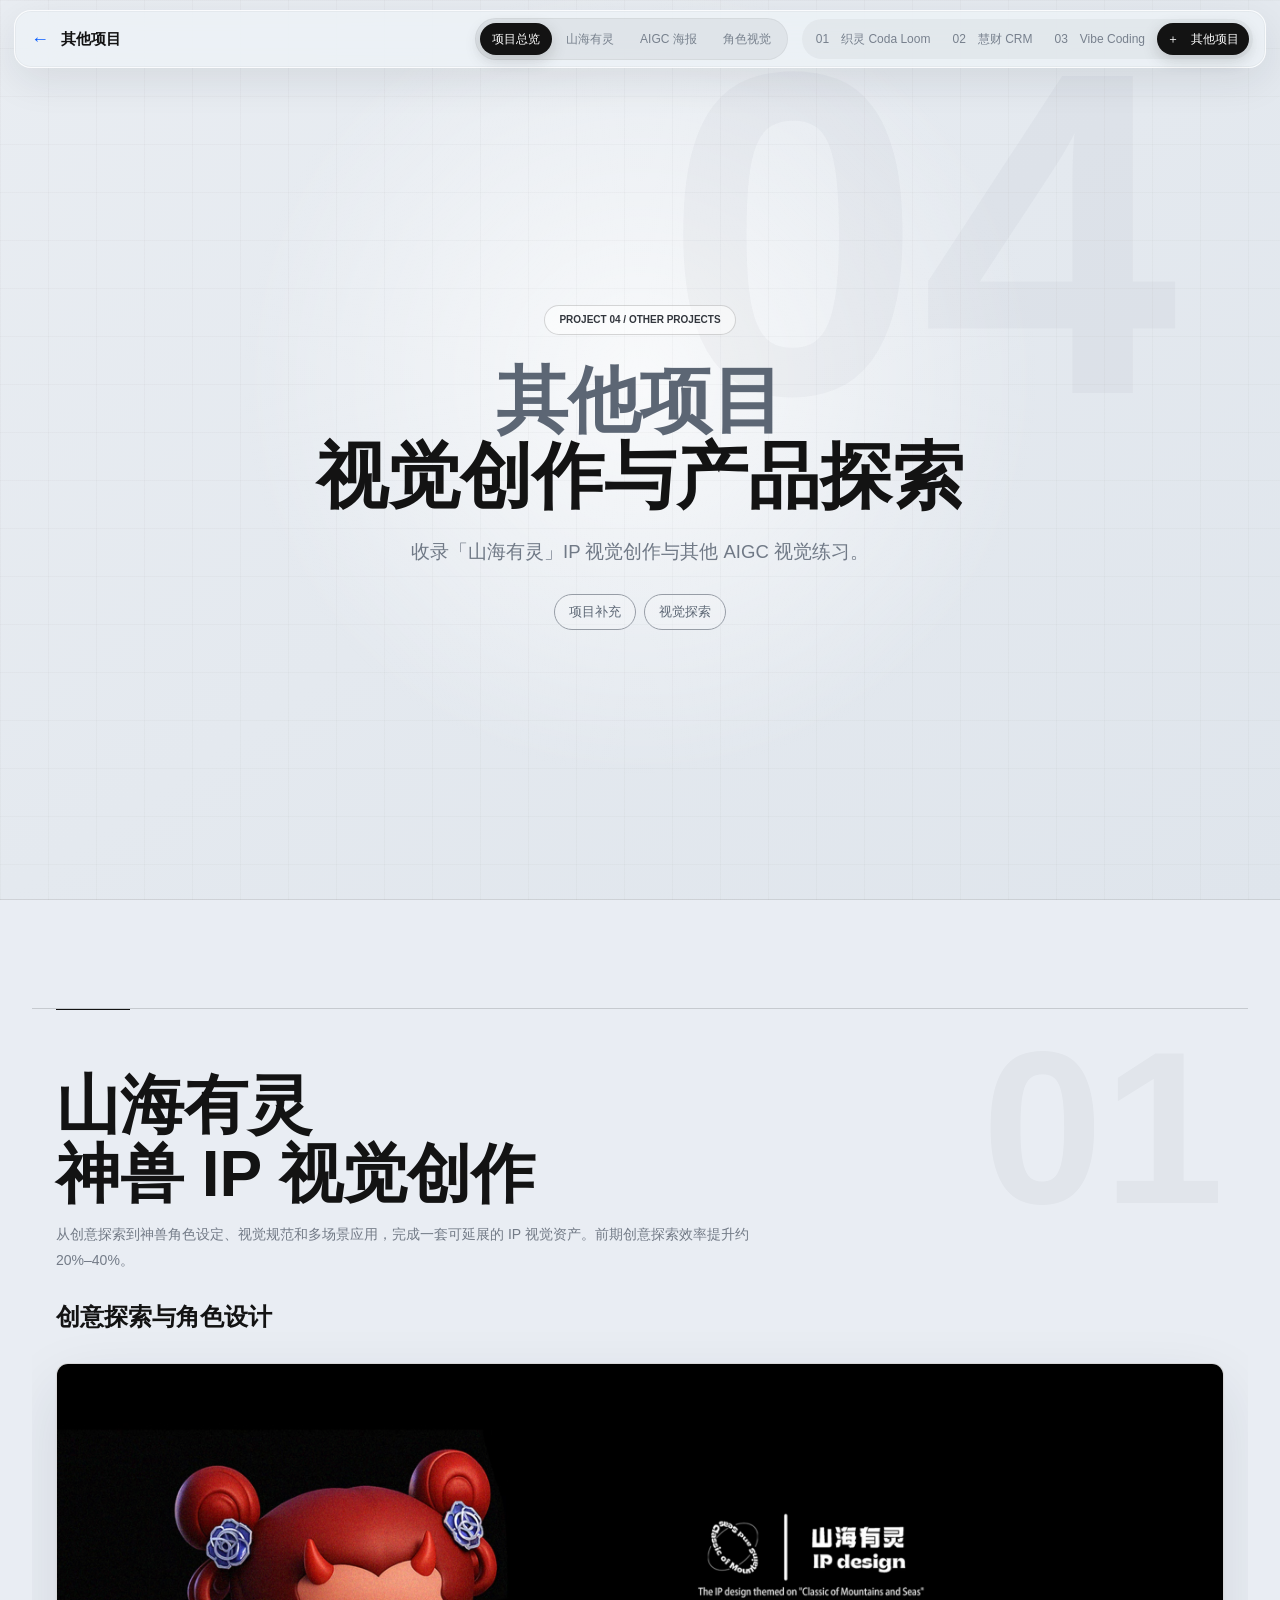
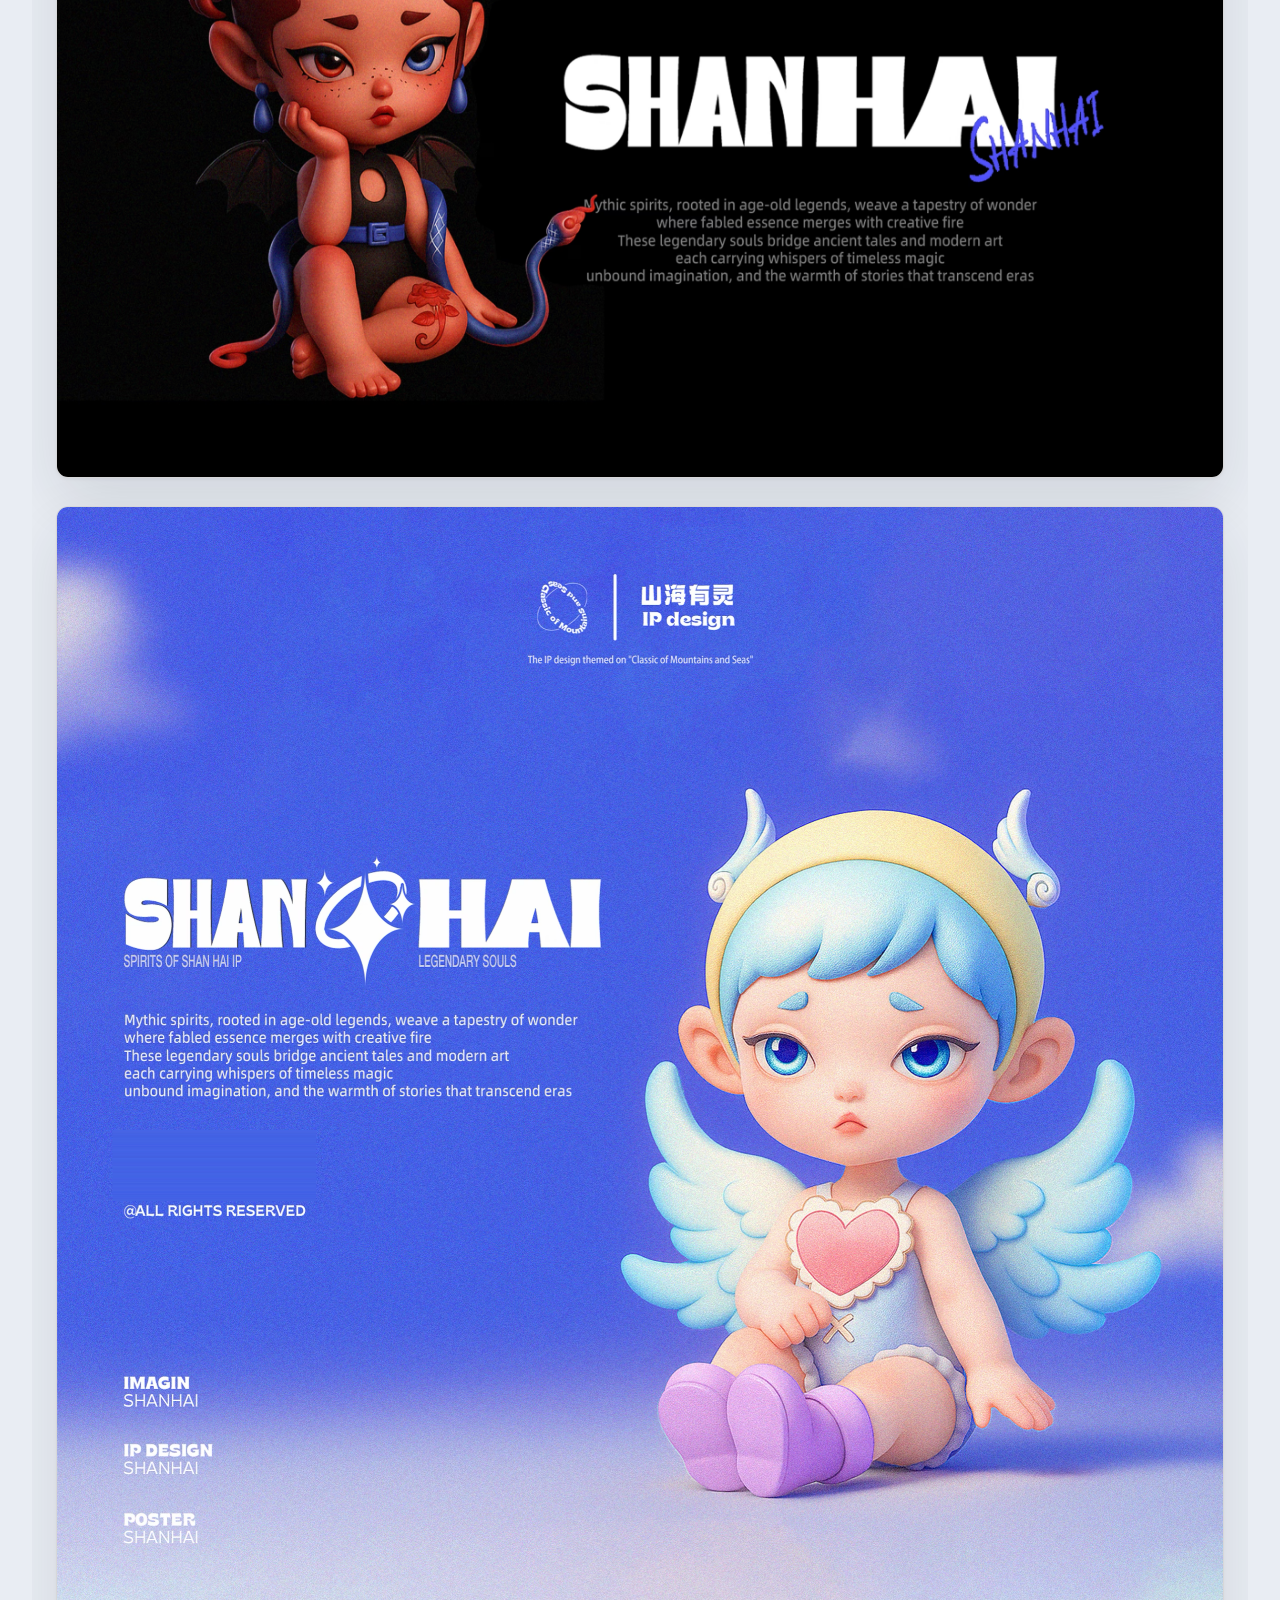
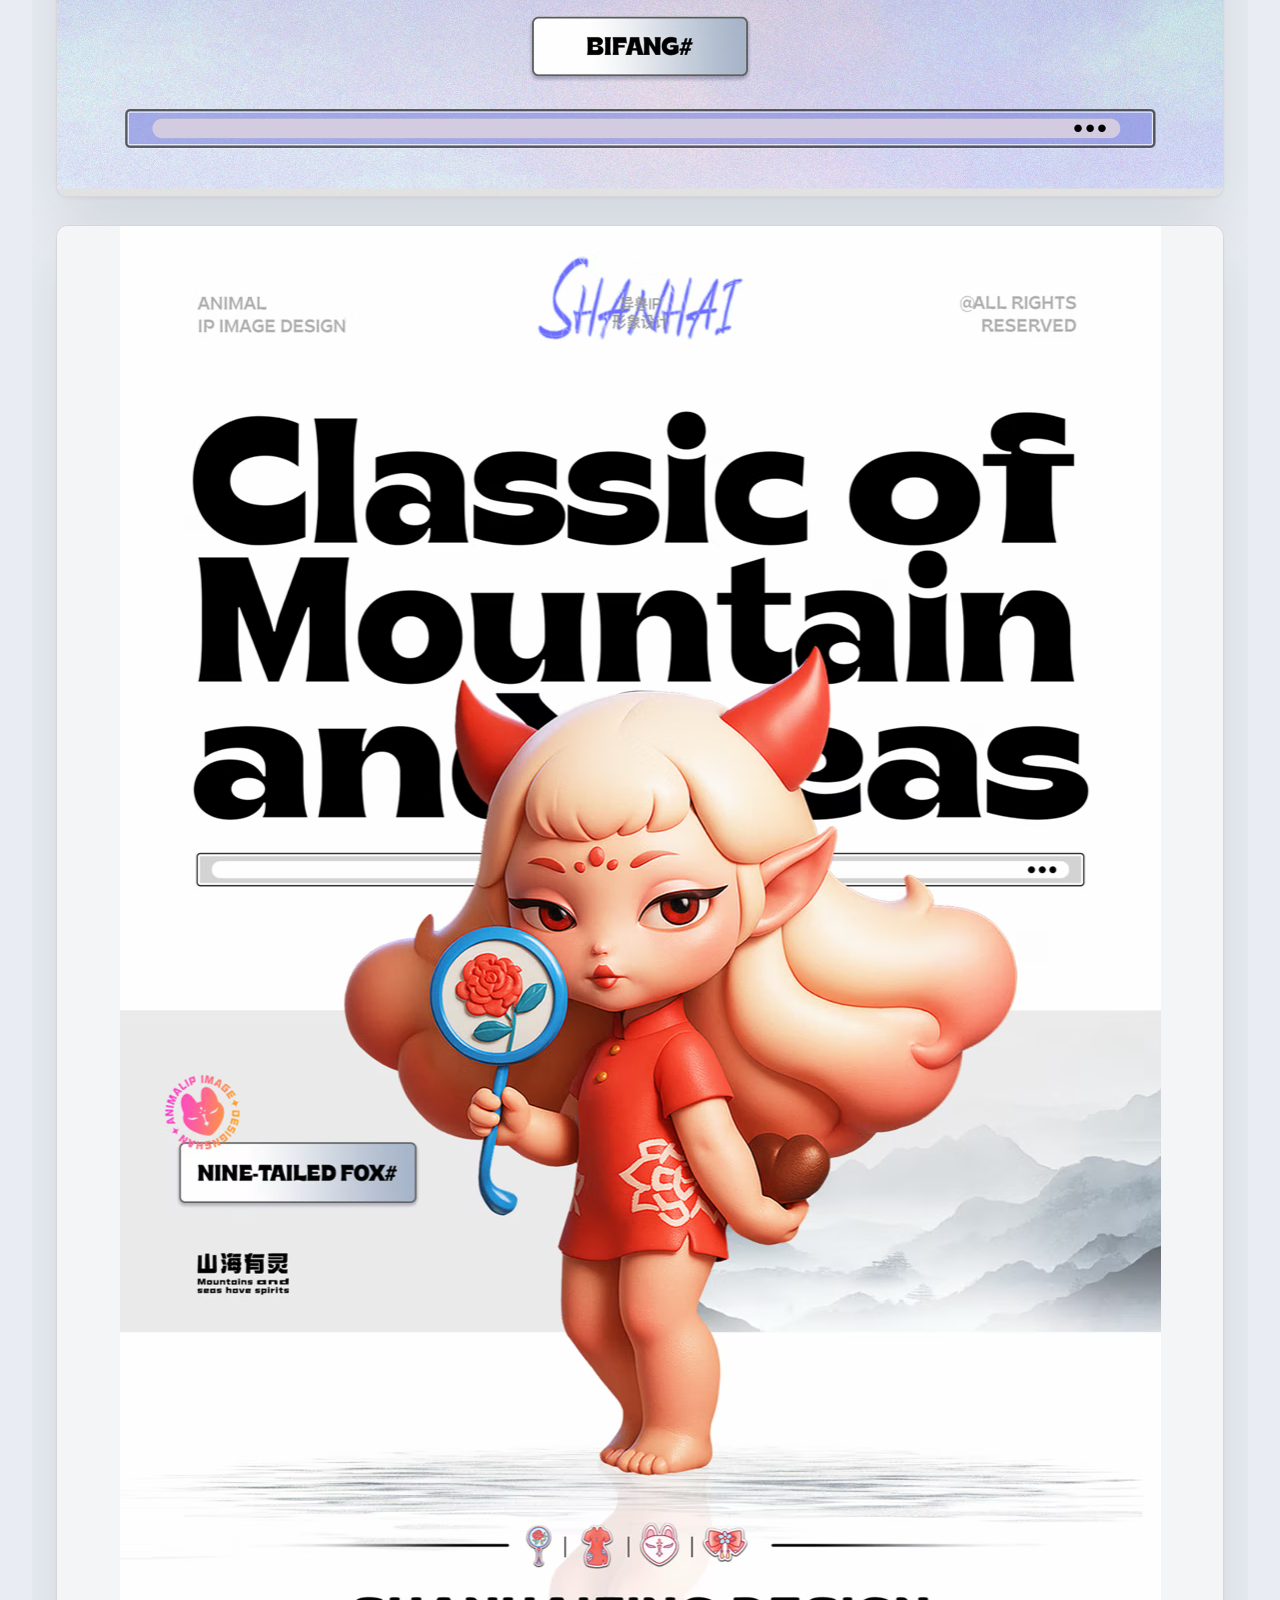
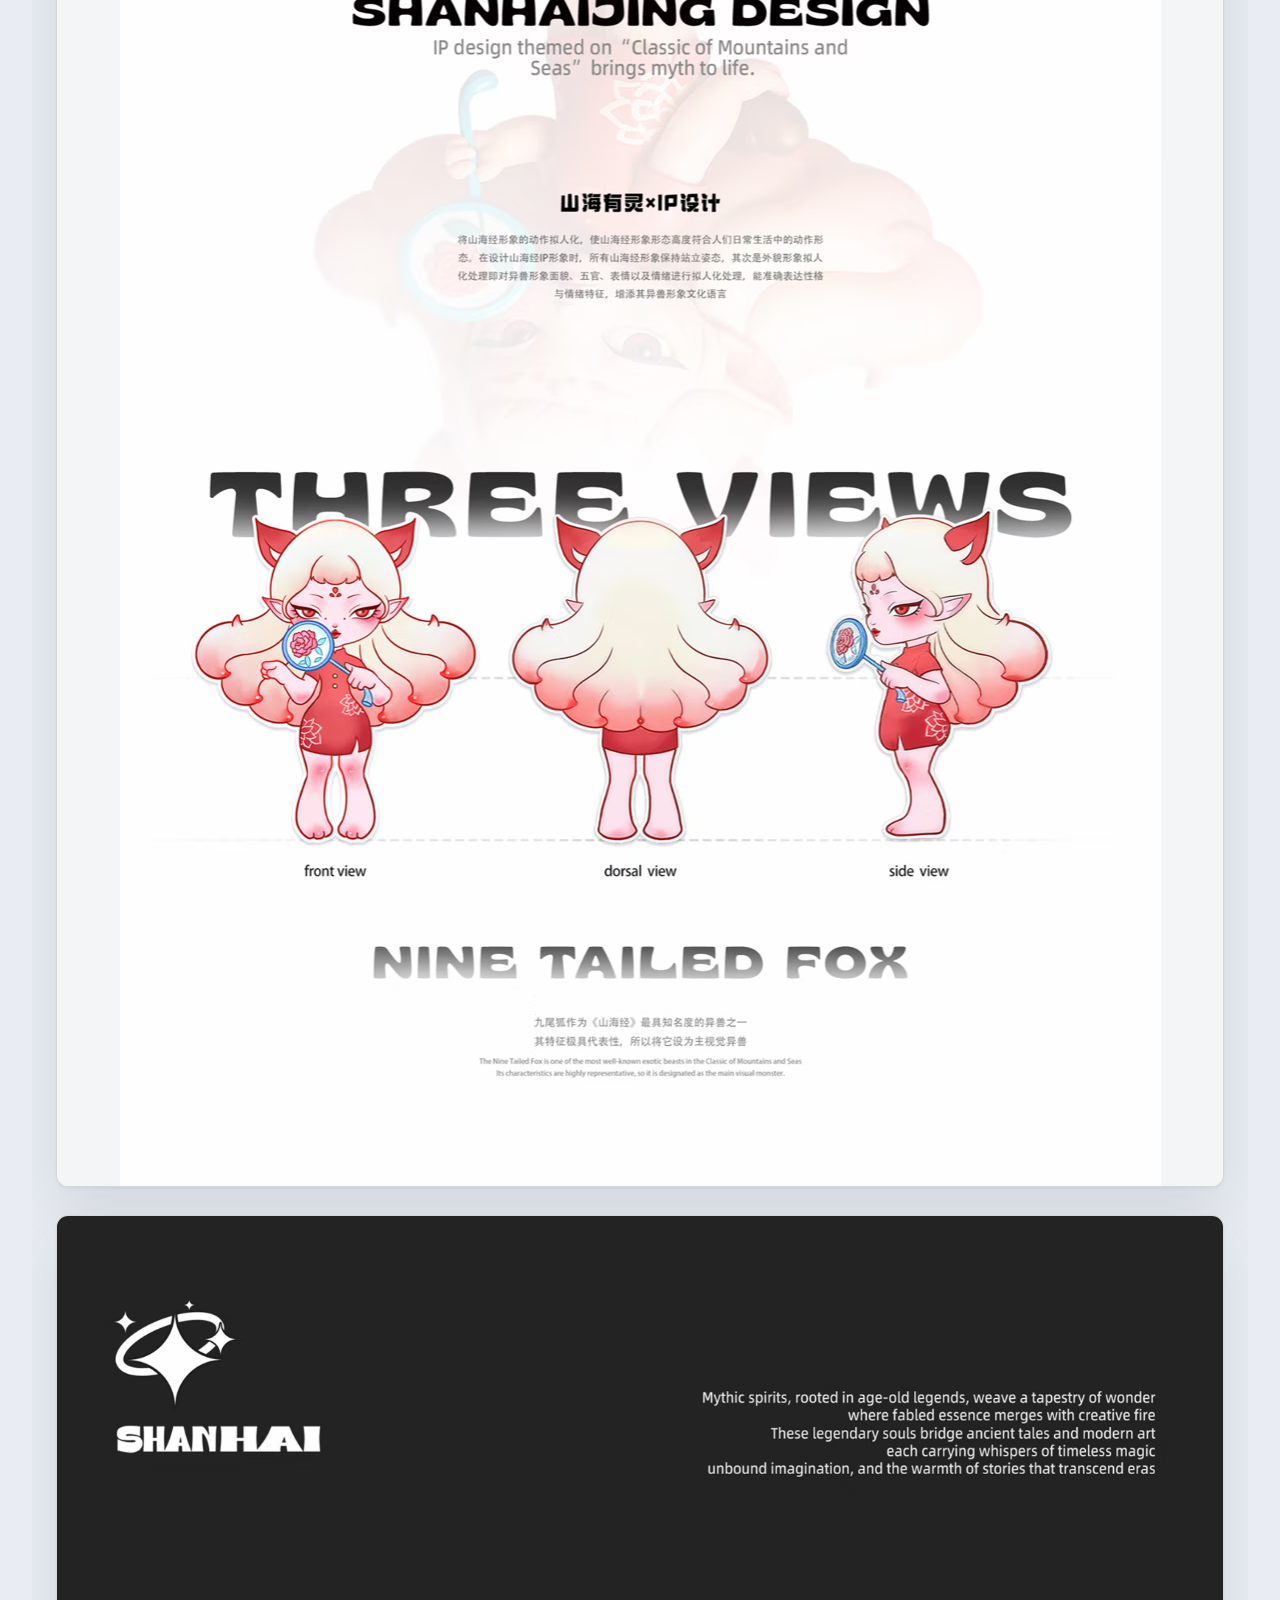
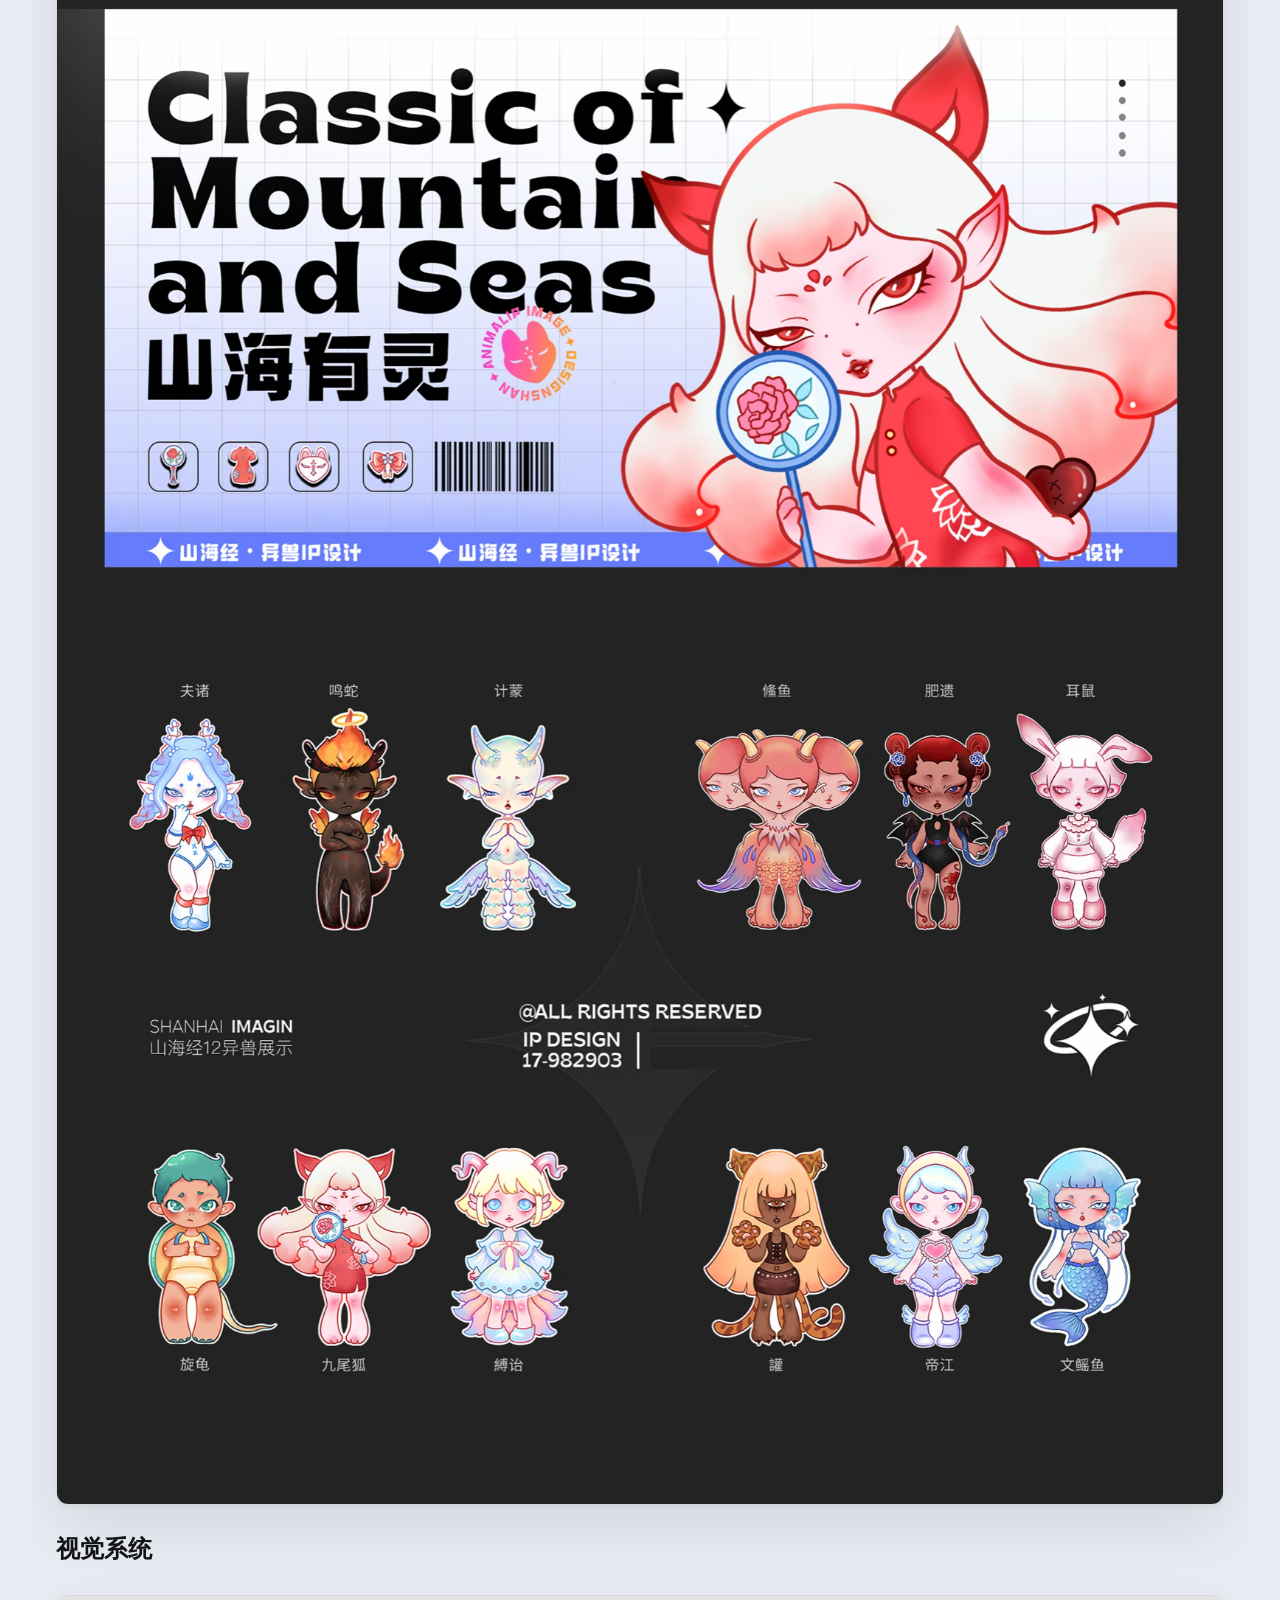
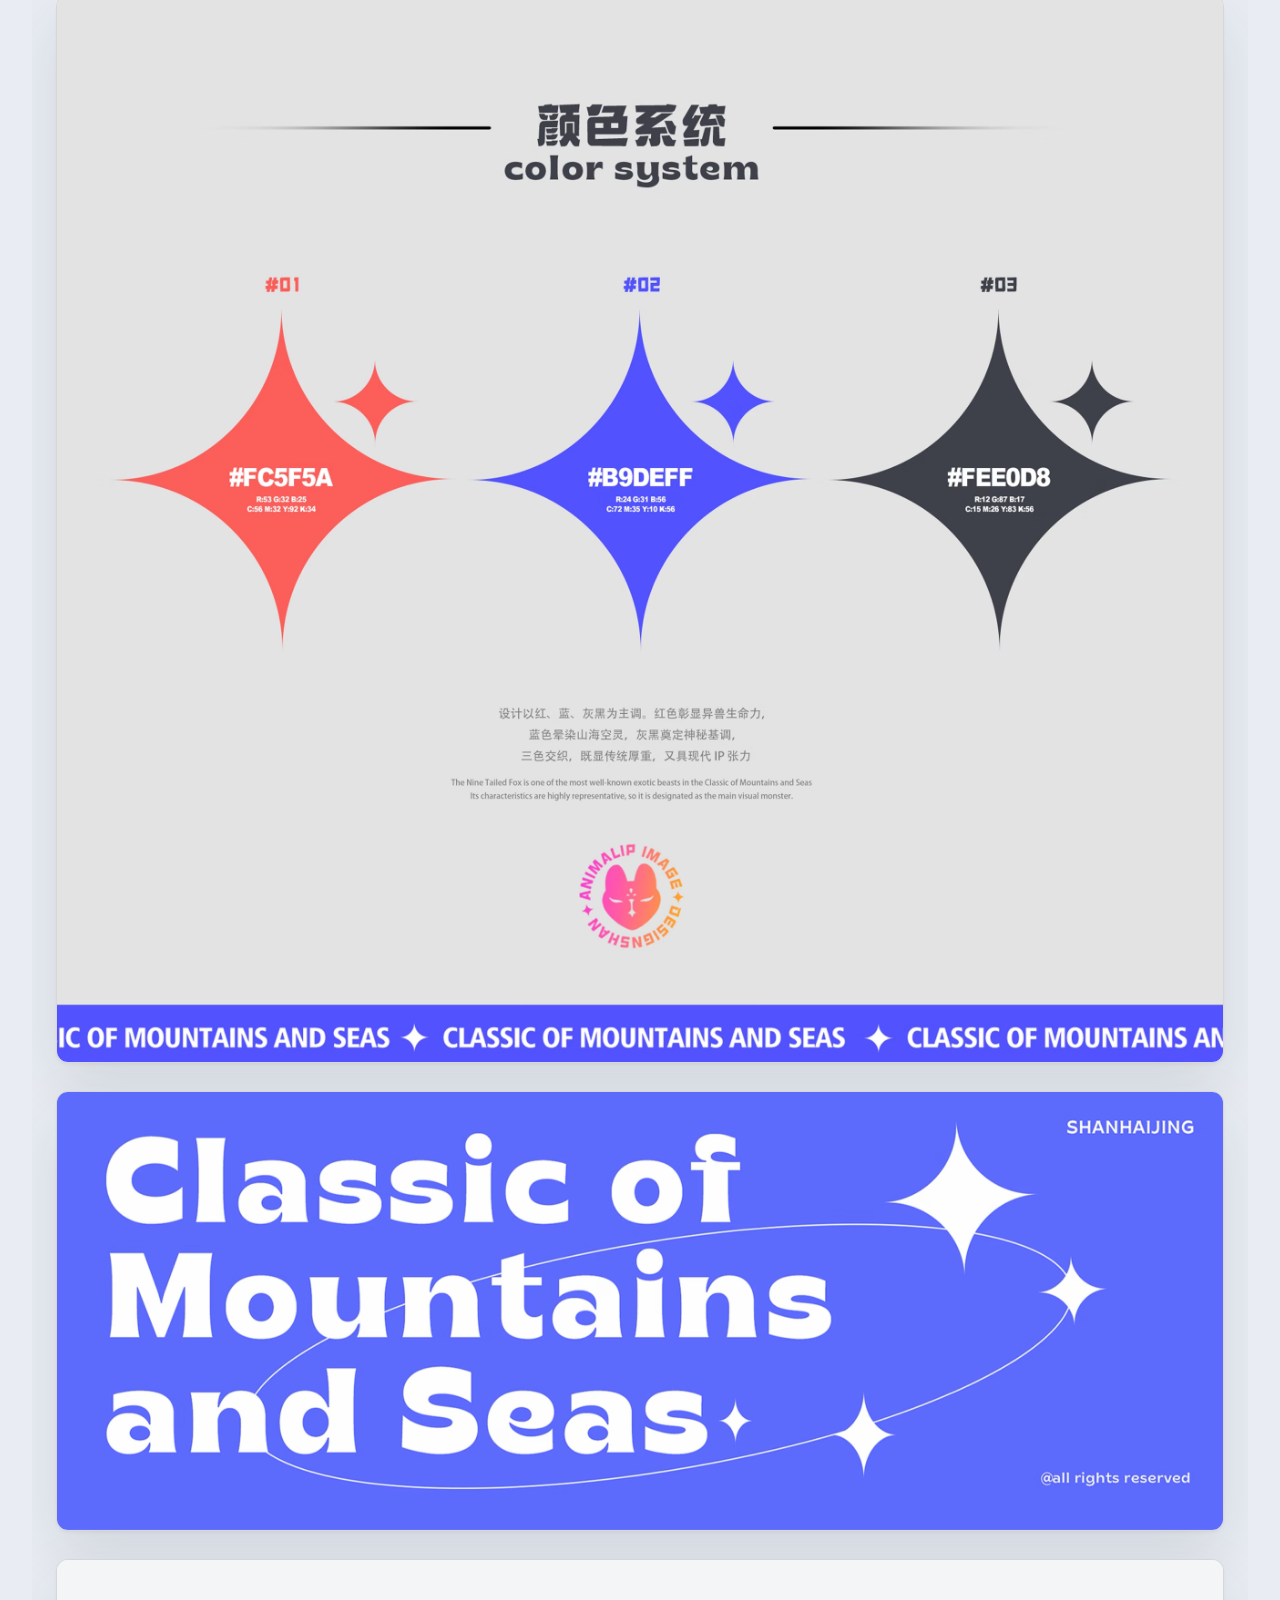
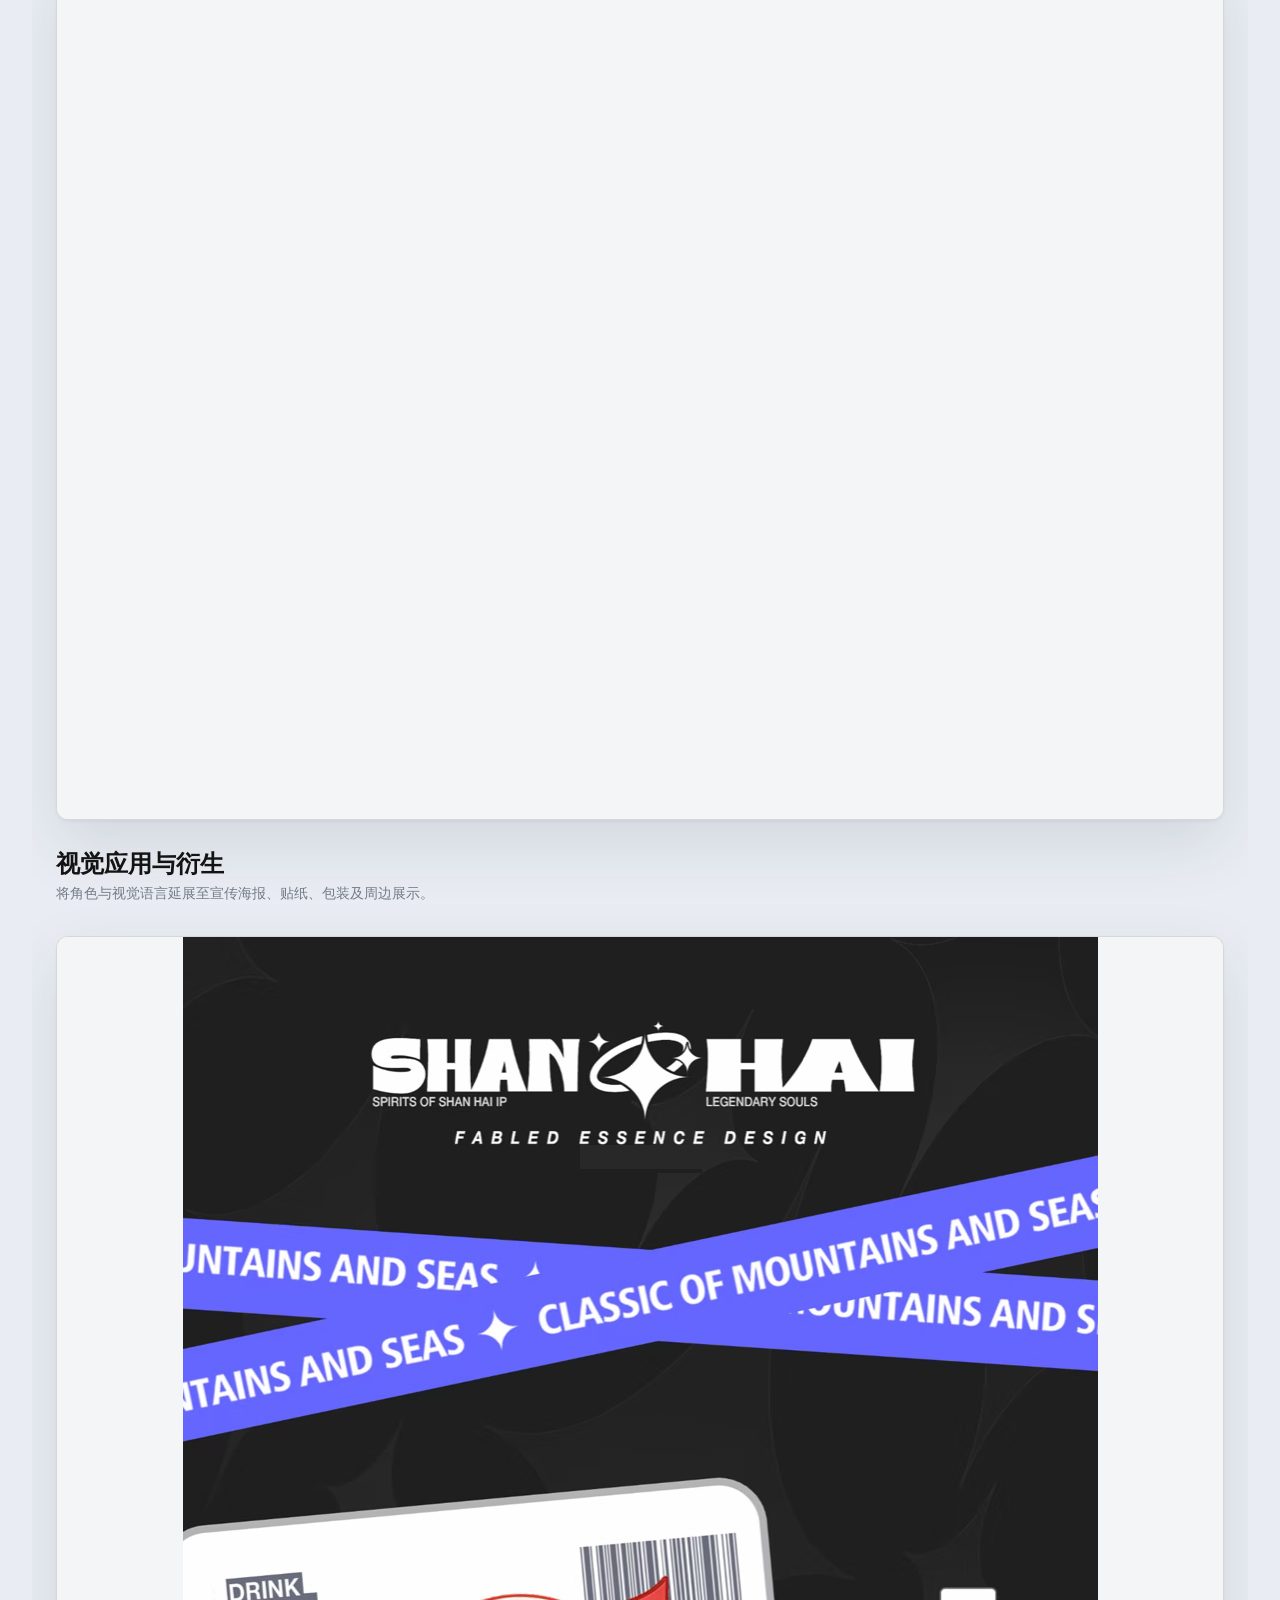
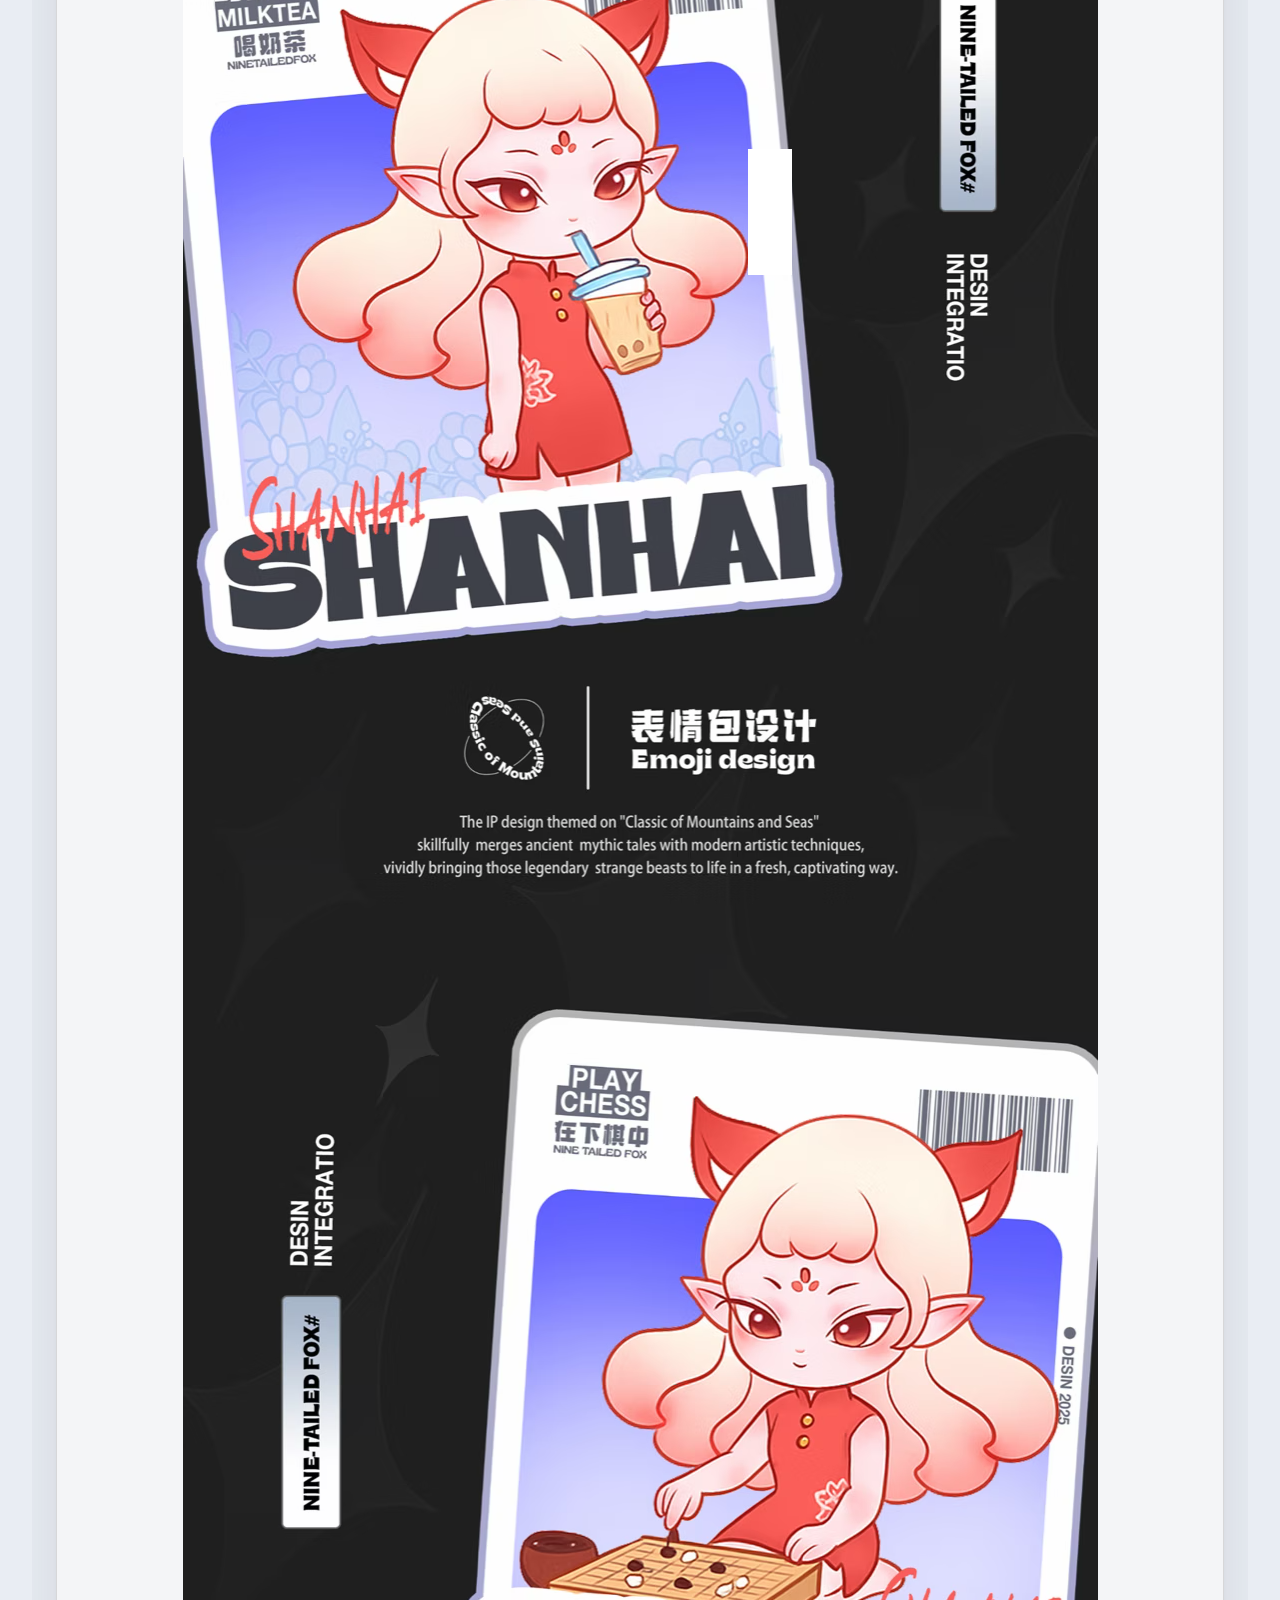
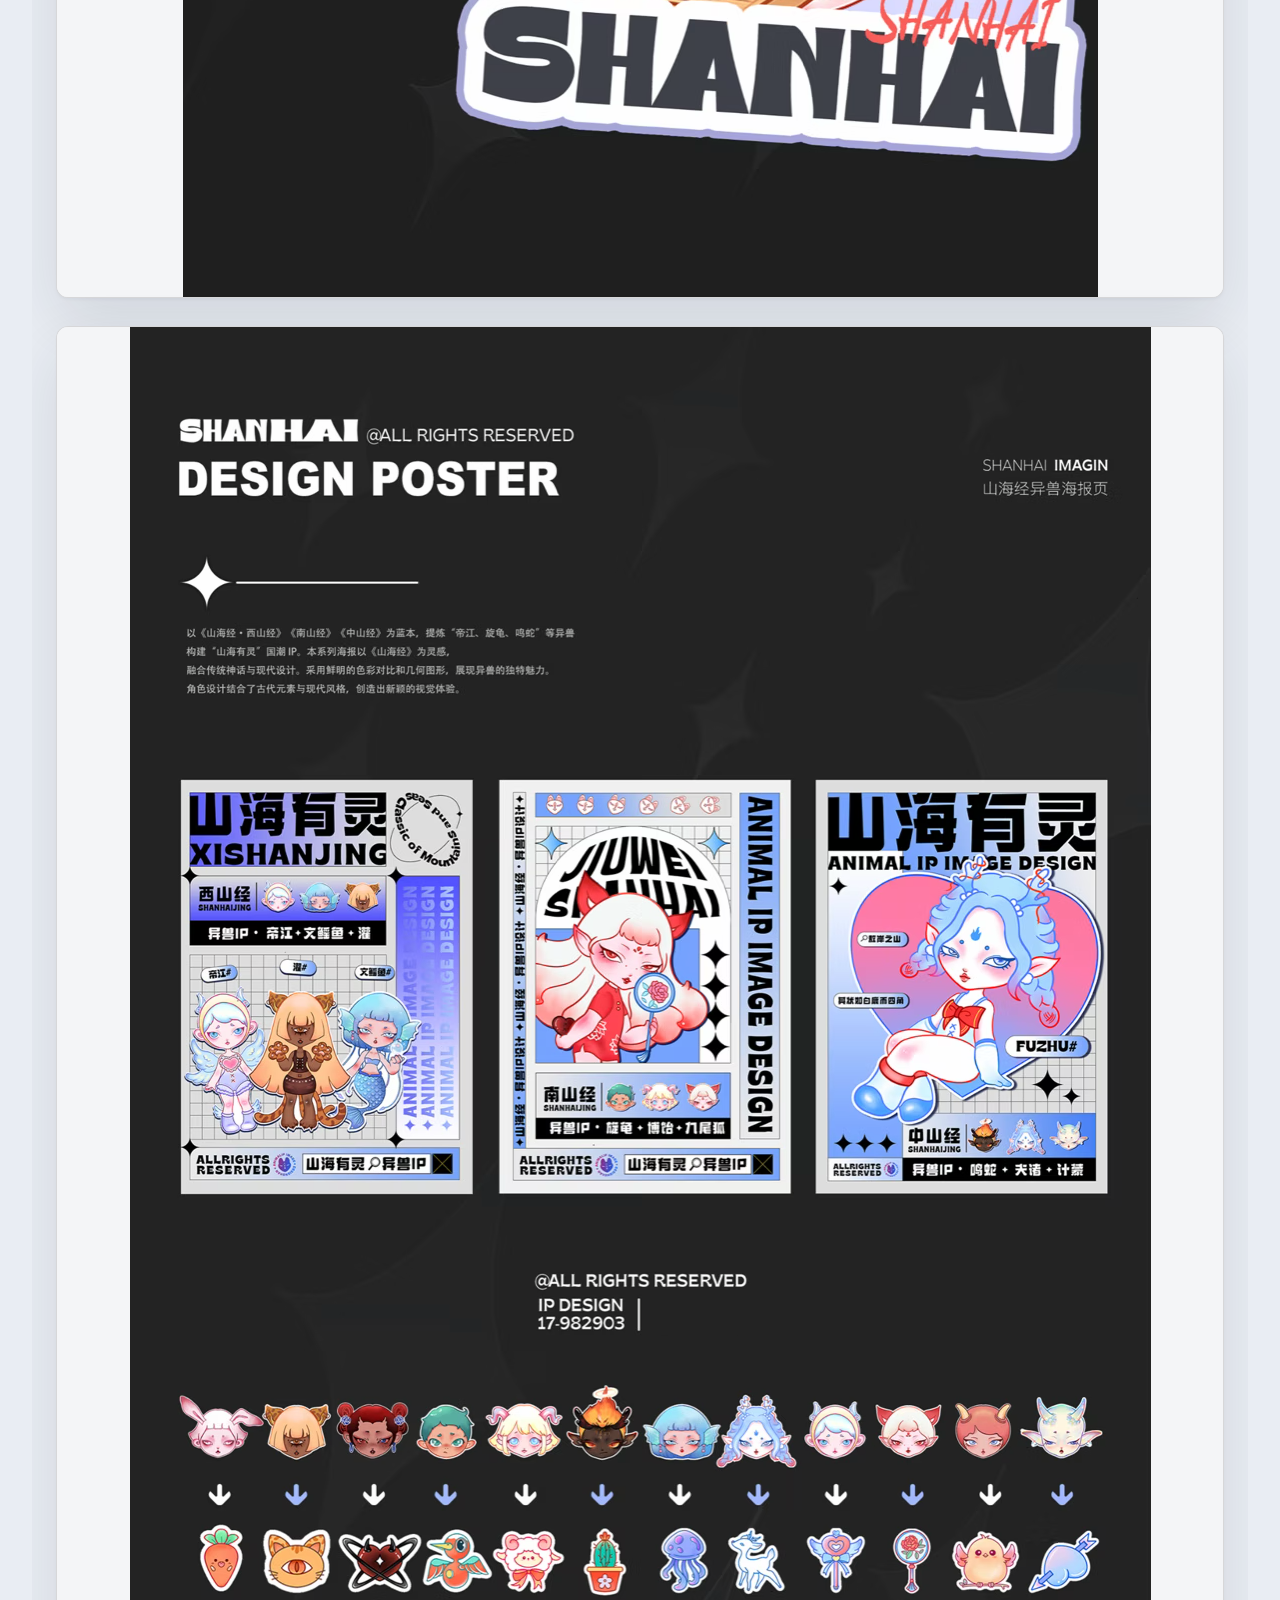
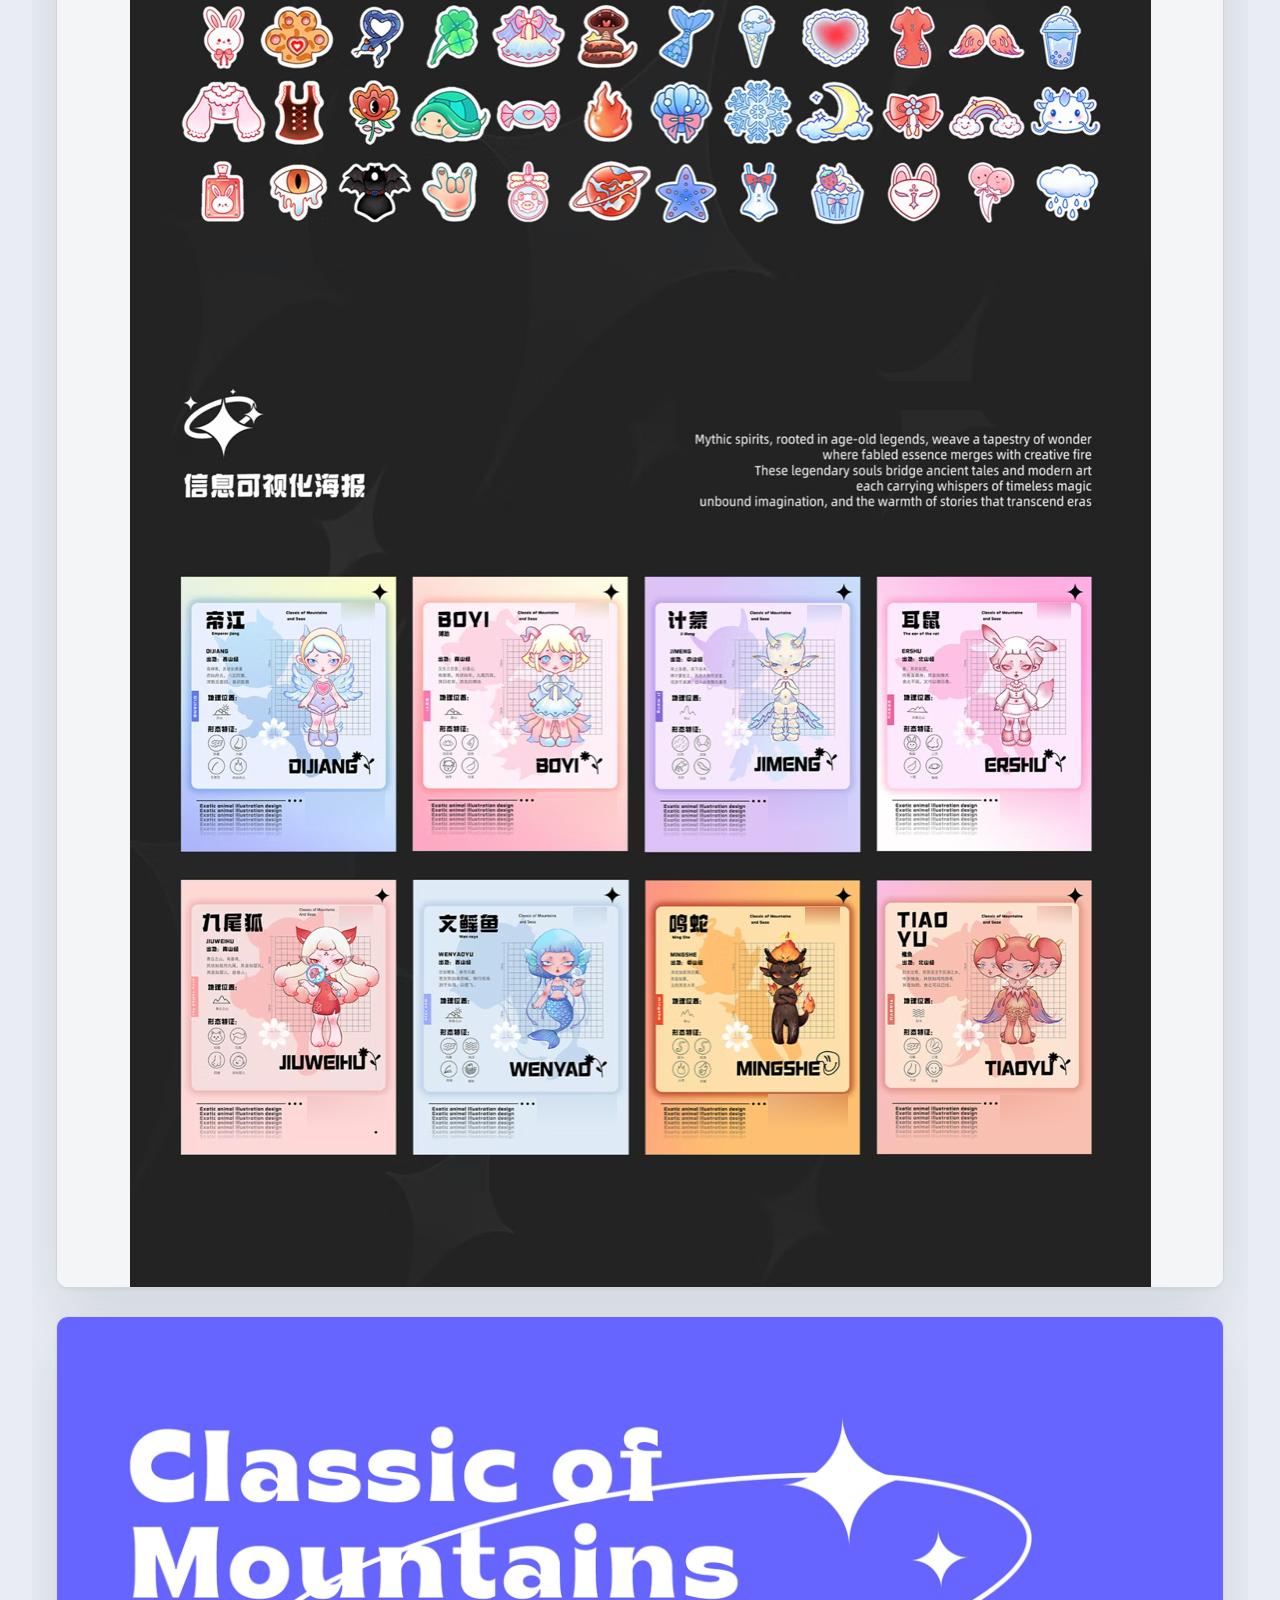
<file: portfolio-project4-appendix.html>
<!doctype html>
<html lang="zh-CN">
<head>
  <meta charset="UTF-8" />
  <meta name="viewport" content="width=device-width, initial-scale=1" />
  <meta name="theme-color" content="#e9edf3" />
  <meta name="description" content="王晓玉作品集其他项目，收录山海有灵 IP 视觉创作与 AIGC 视觉练习。" />
  <title>其他项目 — 王晓玉作品集</title>
  <link rel="stylesheet" href="styles.css?v=shanhai-no2025-loom-20261102" />
  <link rel="stylesheet" href="subpages.css?v=shanhai-no2025-loom-20261102" />
  <link rel="stylesheet" href="case-decks.css?v=case-nav-fit-20261102-1" />
</head>
<body class="case-page" data-project="appendix" data-case-index="04">
  <a class="skip-link" href="#case-content">跳至项目内容</a>
  <div class="page-progress" aria-hidden="true"><span></span></div>
  <aside class="case-rail-shell" aria-label="当前章节"><nav><ol class="case-rail-list"></ol></nav></aside>
  <header class="case-topbar">
    <a class="case-home" href="index.html#work" aria-label="返回作品集项目总览"><span aria-hidden="true">←</span><strong>其他项目</strong></a>
    <nav class="chapter-nav case-anchors" aria-label="项目章节"><a href="#overview">项目总览</a><a href="#archive-shanhai">山海有灵</a><a href="#archive-01">AIGC 海报</a><a href="#archive-02">角色视觉</a></nav>
    <nav class="case-project-menu" aria-label="项目切换"><a href="portfolio-project2-coda-loom.html">01　织灵 Coda Loom</a><a href="portfolio-project1-crm.html">02　慧财 CRM</a><a href="portfolio-project3-shanhai.html">03　Vibe Coding</a><a href="portfolio-project4-appendix.html" class="current" aria-current="page">＋　其他项目</a></nav>
  </header>
  <main class="case-main" id="case-content">
    <section class="case-hero case-hero--appendix" id="overview" data-chapter data-index="04">
      <div class="case-hero-content">
        <span class="case-project-label">PROJECT 04 / OTHER PROJECTS</span>
        <h1><span>其他项目</span><br /><strong>视觉创作与产品探索</strong></h1>
        <p>收录「山海有灵」IP 视觉创作与其他 AIGC 视觉练习。</p>
        <div class="case-hero-tags" aria-label="项目类型"><span>项目补充</span><span>视觉探索</span></div>
      </div>
    </section>

    <section class="case-chapter" id="archive-shanhai" data-chapter data-index="01">
      <div class="chapter-index"><span>01 / AIGC &amp; IP</span><strong>山海有灵</strong></div>
      <div class="chapter-content">
        <h2>山海有灵<br />神兽 IP 视觉创作</h2>
        <p>从创意探索到神兽角色设定、视觉规范和多场景应用，完成一套可延展的 IP 视觉资产。前期创意探索效率提升约 20%–40%。</p>
        <h3>创意探索与角色设计</h3>
        <div class="case-slide-list">
          <figure class="case-slide"><button class="case-image-button" type="button" data-zoom aria-label="放大查看山海有灵主视觉"><img src="assets/project-decks/shanhai/10.avif" alt="山海有灵神兽 IP 主视觉与项目标志" width="2560" height="1566" loading="lazy" decoding="async" /></button></figure>
          <figure class="case-slide"><button class="case-image-button" type="button" data-zoom aria-label="放大查看山海有灵创意探索"><img src="assets/project-decks/shanhai/09-clean.png" alt="蓝色背景下的神兽 IP 角色主视觉" width="2316" height="2560" loading="lazy" decoding="async" /></button></figure>
          <figure class="case-slide case-slide--segmented"><div class="case-slide-slices">
            <button class="case-image-button" type="button" data-zoom aria-label="放大查看九尾狐 IP 角色与三视图（上段）"><img src="assets/project-decks/shanhai/01-top.png" alt="九尾狐 IP 角色主形象、三视图与设计展示（上段）" width="1041" height="1280" loading="lazy" decoding="async" /></button>
            <button class="case-image-button" type="button" data-zoom aria-label="放大查看九尾狐 IP 角色与三视图（下段）"><img src="assets/project-decks/shanhai/01-bottom.png" alt="九尾狐 IP 角色主形象、三视图与设计展示（下段）" width="1041" height="1280" loading="lazy" decoding="async" /></button>
          </div></figure>
          <figure class="case-slide case-slide--segmented"><div class="case-slide-slices">
            <button class="case-image-button" type="button" data-zoom aria-label="放大查看山海有灵角色系列（上段）"><img src="assets/project-decks/shanhai/04-top-clean.png" alt="山海有灵主视觉与多款神兽角色系列（上段）" width="1581" height="1280" loading="lazy" decoding="async" /></button>
            <button class="case-image-button" type="button" data-zoom aria-label="放大查看山海有灵角色系列（下段）"><img src="assets/project-decks/shanhai/04-bottom-clean.png" alt="山海有灵主视觉与多款神兽角色系列（下段）" width="1581" height="1280" loading="lazy" decoding="async" /></button>
          </div></figure>
        </div>
        <h3>视觉系统</h3>
        <div class="case-slide-list">
          <figure class="case-slide"><button class="case-image-button" type="button" data-zoom aria-label="放大查看山海有灵色彩系统"><img src="assets/project-decks/shanhai/03.avif" alt="山海有灵红、蓝、黑三组主题色彩规范" width="2560" height="2340" loading="lazy" decoding="async" /></button></figure>
          <figure class="case-slide"><button class="case-image-button" type="button" data-zoom aria-label="放大查看山海有灵标题视觉"><img src="assets/project-decks/shanhai/05-clean.png" alt="Classic of Mountains and Seas 标题视觉" width="2560" height="962" loading="lazy" decoding="async" /></button></figure>
          <figure class="case-slide"><button class="case-image-button" type="button" data-zoom aria-label="放大查看山海有灵标志与辅助图形"><img src="assets/project-decks/shanhai/08.avif" alt="山海有灵标志、角色图形、图案和辅助视觉规范" width="2560" height="1885" loading="lazy" decoding="async" /></button></figure>
        </div>
        <h3>视觉应用与衍生</h3>
        <p>将角色与视觉语言延展至宣传海报、贴纸、包装及周边展示。</p>
        <div class="case-slide-list">
          <figure class="case-slide case-slide--segmented"><div class="case-slide-slices">
            <button class="case-image-button" type="button" data-zoom aria-label="放大查看山海有灵宣传海报（上段）"><img src="assets/project-decks/shanhai/02-top-clean.png" alt="山海有灵角色宣传海报与周边视觉（上段）" width="915" height="1280" loading="lazy" decoding="async" /></button>
            <button class="case-image-button" type="button" data-zoom aria-label="放大查看山海有灵宣传海报（下段）"><img src="assets/project-decks/shanhai/02-bottom.png" alt="山海有灵角色宣传海报与周边视觉（下段）" width="915" height="1280" loading="lazy" decoding="async" /></button>
          </div></figure>
          <figure class="case-slide case-slide--segmented"><div class="case-slide-slices">
            <button class="case-image-button" type="button" data-zoom aria-label="放大查看山海有灵海报、贴纸和卡片设计（上段）"><img src="assets/project-decks/shanhai/06-top-clean.png" alt="山海有灵主题海报、角色贴纸与卡片设计（上段）" width="1021" height="1280" loading="lazy" decoding="async" /></button>
            <button class="case-image-button" type="button" data-zoom aria-label="放大查看山海有灵海报、贴纸和卡片设计（下段）"><img src="assets/project-decks/shanhai/06-bottom-clean.png" alt="山海有灵主题海报、角色贴纸与卡片设计（下段）" width="1021" height="1280" loading="lazy" decoding="async" /></button>
          </div></figure>
          <figure class="case-slide"><button class="case-image-button" type="button" data-zoom aria-label="放大查看山海有灵包装设计"><img src="assets/project-decks/shanhai/07.avif" alt="山海有灵角色包装与印刷应用" width="2406" height="2560" loading="lazy" decoding="async" /></button></figure>
          <figure class="case-slide"><button class="case-image-button" type="button" data-zoom aria-label="放大查看线下海报展示"><img src="assets/project-decks/shanhai/11.avif" alt="山海有灵系列海报的线下展示效果" width="2560" height="1440" loading="lazy" decoding="async" /></button></figure>
          <figure class="case-slide case-slide--segmented"><div class="case-slide-slices">
            <button class="case-image-button" type="button" data-zoom aria-label="放大查看山海有灵周边设计（上段）"><img src="assets/project-decks/shanhai/12-top.png" alt="山海有灵手提袋、手机壳、徽章与角色周边设计（上段）" width="1006" height="1280" loading="lazy" decoding="async" /></button>
            <button class="case-image-button" type="button" data-zoom aria-label="放大查看山海有灵周边设计（下段）"><img src="assets/project-decks/shanhai/12-bottom.png" alt="山海有灵手提袋、手机壳、徽章与角色周边设计（下段）" width="1006" height="1280" loading="lazy" decoding="async" /></button>
          </div></figure>
        </div>
      </div>
    </section>

    <section class="case-chapter" id="archive-01" data-chapter data-index="02">
      <div class="chapter-index"><span>02 / AIGC VISUAL</span><strong>海报与视觉练习</strong></div>
      <div class="chapter-content"><h2>AIGC 海报作品</h2><div class="case-slide-list"><figure class="case-slide"><button class="case-image-button" type="button" data-zoom aria-label="放大查看 AIGC 实战运用海报"><img src="assets/project-decks/appendix/aigc-poster.avif" alt="AIGC 实战运用海报与角色视觉展示" width="1920" height="1080" loading="lazy" decoding="async" /></button></figure></div></div>
    </section>

    <section class="case-chapter" id="archive-02" data-chapter data-index="03">
      <div class="chapter-index"><span>03 / CHARACTER VISUAL</span><strong>节气主题角色</strong></div>
      <div class="chapter-content"><h2>角色生成与海报探索</h2><div class="case-slide-list">
        <figure class="case-slide"><button class="case-image-button" type="button" data-zoom aria-label="放大查看从线稿到 3D 角色的生成过程"><img src="assets/project-decks/appendix/solar-term-character-70.avif" alt="AIGC 角色从线稿到 3D 形象的生成过程" width="1920" height="1080" loading="lazy" decoding="async" /></button></figure>
        <figure class="case-slide"><button class="case-image-button" type="button" data-zoom aria-label="放大查看角色系列版式探索"><img src="assets/project-decks/appendix/solar-term-character-71.avif" alt="节气主题角色系列版式探索" width="1920" height="1080" loading="lazy" decoding="async" /></button></figure>
        <figure class="case-slide"><button class="case-image-button" type="button" data-zoom aria-label="放大查看节气主题角色海报"><img src="assets/project-decks/appendix/solar-term-character-72.avif" alt="节气主题角色海报与场景设计" width="1920" height="1080" loading="lazy" decoding="async" /></button></figure>
        <figure class="case-slide"><button class="case-image-button" type="button" data-zoom aria-label="放大查看夏至主题角色海报"><img src="assets/project-decks/appendix/solar-term-character-73.avif" alt="夏至主题角色海报与场景设计" width="1920" height="1080" loading="lazy" decoding="async" /></button></figure>
      </div></div>
    </section>

  </main>
  <footer class="site-footer case-footer"><a href="index.html">WANGXIAOYU</a><a href="portfolio-resume.html">个人简历 ↗</a><a href="index.html#work">项目总览 ↗</a></footer>
  <dialog class="lightbox" aria-label="项目图片放大查看"><button class="lightbox-close" type="button" data-lightbox-close aria-label="关闭图片">×</button><img alt="" /></dialog>
  <script src="case-study.js?v=case-clean-20261030-2"></script>
</body>
</html>
</file>
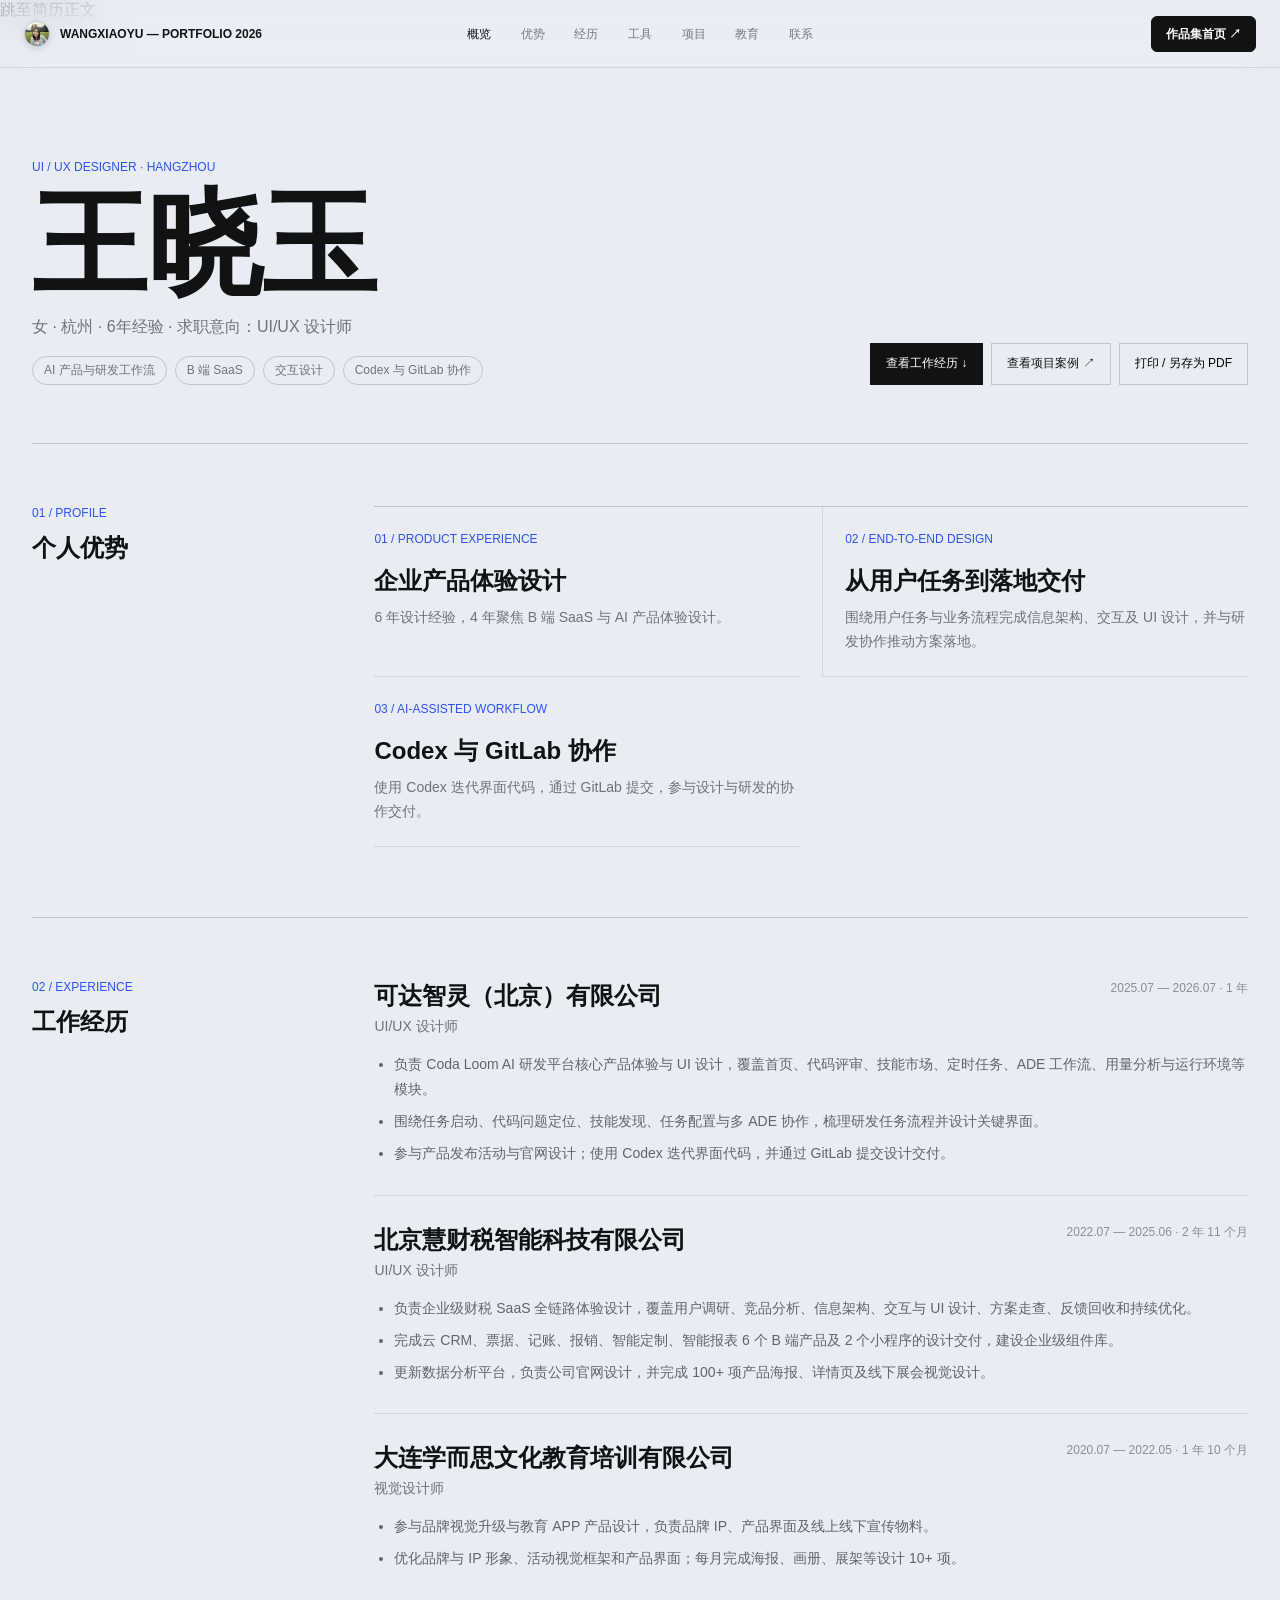
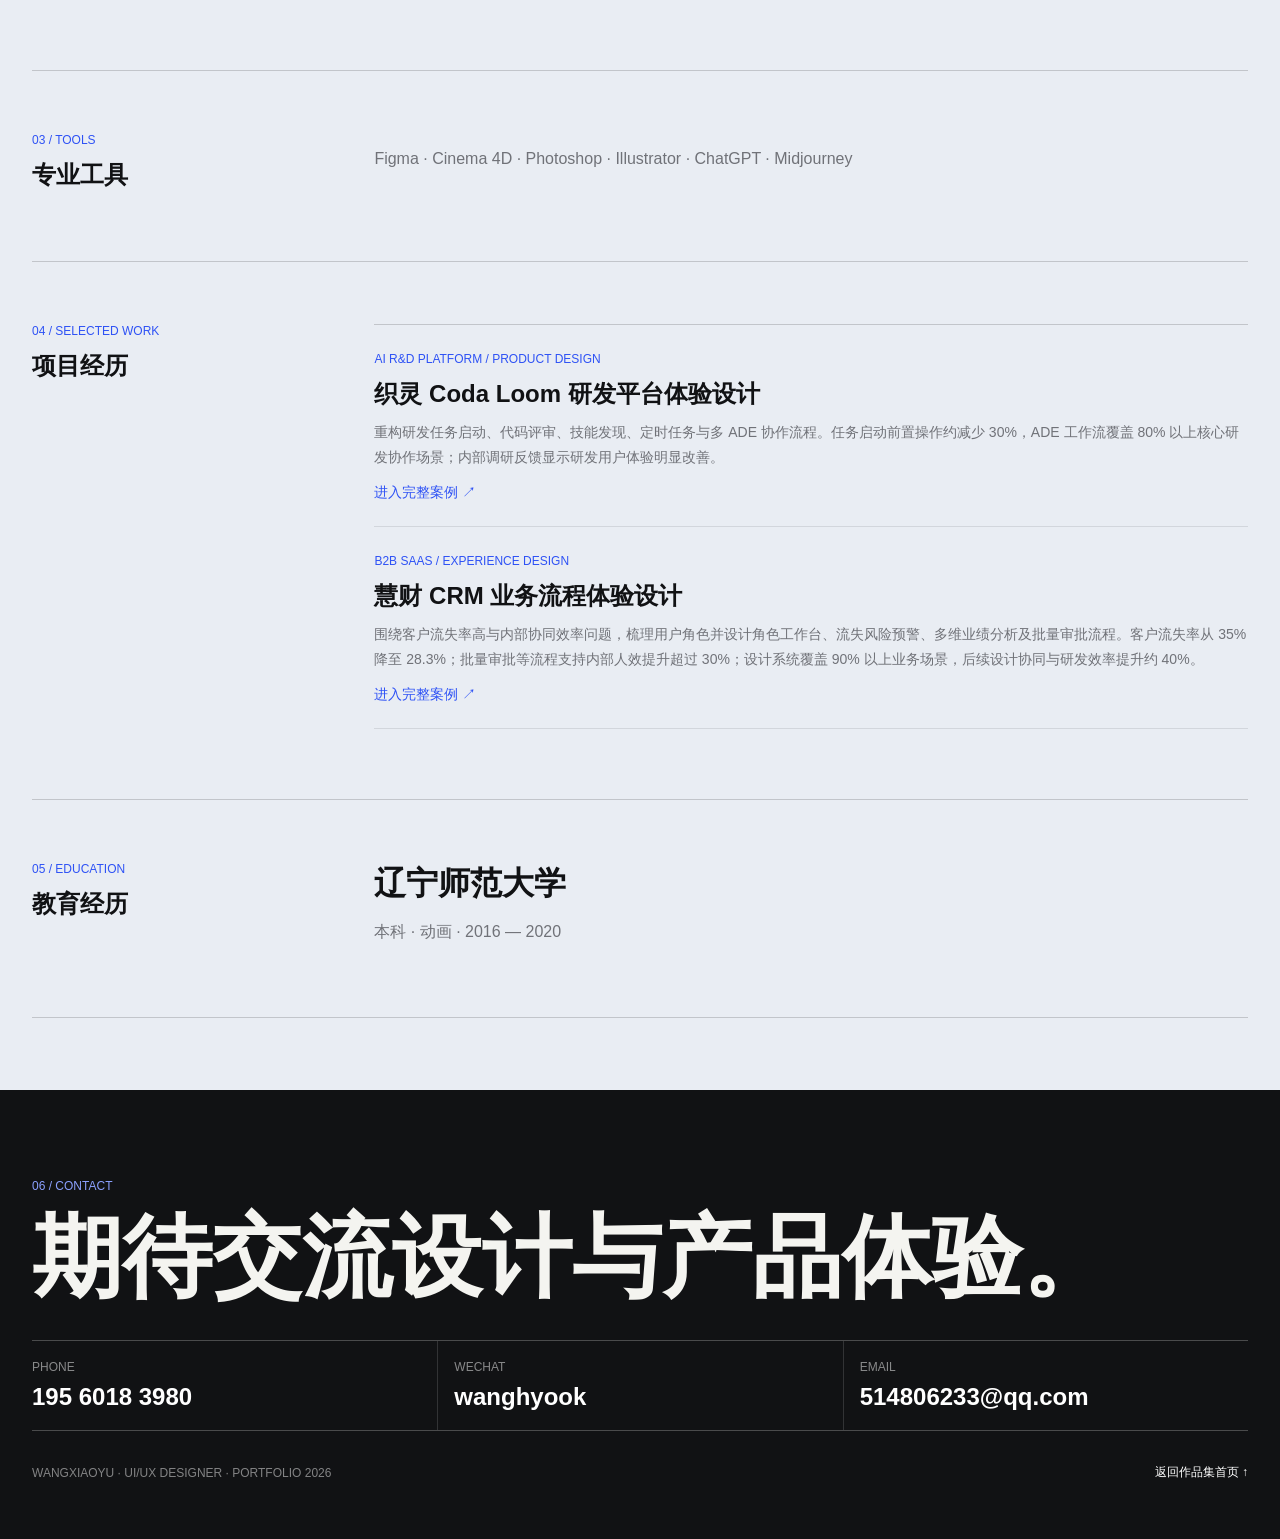
<file: portfolio-resume.html>
<!doctype html>
<html lang="zh-CN">
<head>
  <meta charset="UTF-8" />
  <meta name="viewport" content="width=device-width, initial-scale=1" />
  <meta name="description" content="王晓玉个人简历：6年设计经验，聚焦 B 端 SaaS 与 AI 产品体验设计。" />
  <title>个人简历 — 王晓玉 WANGXIAOYU</title>
  <link rel="stylesheet" href="styles.css?v=resume-pdf-20261102-2" />
  <link rel="stylesheet" href="subpages.css?v=resume-pdf-20261102-2" />
</head>
<body class="resume-page">
  <a class="skip-link" href="#resume-content">跳至简历正文</a>
  <div class="page-progress" aria-hidden="true"><span></span></div>
  <header class="page topbar">
    <a class="wordmark" href="index.html" aria-label="返回王晓玉作品集首页"><img class="wordmark-avatar" src="assets/lanyard/wang-xiaoyu-photo.jpg" alt="" width="26" height="26" /><span>WANGXIAOYU — PORTFOLIO 2026</span></a>
    <nav class="topnav chapter-nav" aria-label="简历章节导航"><a href="#overview">概览</a><a href="#profile">优势</a><a href="#experience">经历</a><a href="#skills">工具</a><a href="#projects">项目</a><a href="#education">教育</a><a href="#contact">联系</a><i class="topnav-indicator" aria-hidden="true"></i></nav>
    <div class="topright"><a href="index.html">作品集首页 ↗</a></div>
  </header>
  <main class="resume-main" id="resume-content">
    <section class="resume-hero" id="overview" data-chapter>
      <div><span class="eyebrow">UI / UX DESIGNER · HANGZHOU</span><h1>王晓玉</h1><p>女 · 杭州 · 6年经验 · 求职意向：UI/UX 设计师</p><div class="resume-focus-tags" aria-label="专业方向"><span>AI 产品与研发工作流</span><span>B 端 SaaS</span><span>交互设计</span><span>Codex 与 GitLab 协作</span></div></div>
      <div class="resume-hero-actions"><a class="primary" href="#experience">查看工作经历 ↓</a><a href="portfolio-project1-crm.html">查看项目案例 ↗</a><button type="button" data-print-resume>打印 / 另存为 PDF</button></div>
    </section>

    <section class="resume-section" id="profile" data-chapter>
      <div class="resume-section-label"><span>01 / PROFILE</span><h2>个人优势</h2></div>
      <div class="resume-strengths">
        <article class="resume-strength"><span>01 / PRODUCT EXPERIENCE</span><h3>企业产品体验设计</h3><p>6 年设计经验，4 年聚焦 B 端 SaaS 与 AI 产品体验设计。</p></article>
        <article class="resume-strength"><span>02 / END-TO-END DESIGN</span><h3>从用户任务到落地交付</h3><p>围绕用户任务与业务流程完成信息架构、交互及 UI 设计，并与研发协作推动方案落地。</p></article>
        <article class="resume-strength"><span>03 / AI-ASSISTED WORKFLOW</span><h3>Codex 与 GitLab 协作</h3><p>使用 Codex 迭代界面代码，通过 GitLab 提交，参与设计与研发的协作交付。</p></article>
      </div>
    </section>

    <section class="resume-section" id="experience" data-chapter>
      <div class="resume-section-label"><span>02 / EXPERIENCE</span><h2>工作经历</h2></div>
      <div class="resume-copy">
        <article class="resume-job"><header class="resume-job-head"><div><h3>可达智灵（北京）有限公司</h3><p>UI/UX 设计师</p></div><time>2025.07 — 2026.07 · 1 年</time></header><ul><li>负责 Coda Loom AI 研发平台核心产品体验与 UI 设计，覆盖首页、代码评审、技能市场、定时任务、ADE 工作流、用量分析与运行环境等模块。</li><li>围绕任务启动、代码问题定位、技能发现、任务配置与多 ADE 协作，梳理研发任务流程并设计关键界面。</li><li>参与产品发布活动与官网设计；使用 Codex 迭代界面代码，并通过 GitLab 提交设计交付。</li></ul></article>
        <article class="resume-job"><header class="resume-job-head"><div><h3>北京慧财税智能科技有限公司</h3><p>UI/UX 设计师</p></div><time>2022.07 — 2025.06 · 2 年 11 个月</time></header><ul><li>负责企业级财税 SaaS 全链路体验设计，覆盖用户调研、竞品分析、信息架构、交互与 UI 设计、方案走查、反馈回收和持续优化。</li><li>完成云 CRM、票据、记账、报销、智能定制、智能报表 6 个 B 端产品及 2 个小程序的设计交付，建设企业级组件库。</li><li>更新数据分析平台，负责公司官网设计，并完成 100+ 项产品海报、详情页及线下展会视觉设计。</li></ul></article>
        <article class="resume-job"><header class="resume-job-head"><div><h3>大连学而思文化教育培训有限公司</h3><p>视觉设计师</p></div><time>2020.07 — 2022.05 · 1 年 10 个月</time></header><ul><li>参与品牌视觉升级与教育 APP 产品设计，负责品牌 IP、产品界面及线上线下宣传物料。</li><li>优化品牌与 IP 形象、活动视觉框架和产品界面；每月完成海报、画册、展架等设计 10+ 项。</li></ul></article>
      </div>
    </section>

    <section class="resume-section" id="skills" data-chapter>
      <div class="resume-section-label"><span>03 / TOOLS</span><h2>专业工具</h2></div>
      <div class="resume-copy"><p>Figma · Cinema 4D · Photoshop · Illustrator · ChatGPT · Midjourney</p></div>
    </section>

    <section class="resume-section" id="projects" data-chapter>
      <div class="resume-section-label"><span>04 / SELECTED WORK</span><h2>项目经历</h2></div>
      <div class="resume-project-list">
        <article class="resume-project"><span class="eyebrow">AI R&amp;D PLATFORM / PRODUCT DESIGN</span><h3>织灵 Coda Loom 研发平台体验设计</h3><p>重构研发任务启动、代码评审、技能发现、定时任务与多 ADE 协作流程。任务启动前置操作约减少 30%，ADE 工作流覆盖 80% 以上核心研发协作场景；内部调研反馈显示研发用户体验明显改善。</p><a href="portfolio-project2-coda-loom.html">进入完整案例 ↗</a></article>
        <article class="resume-project"><span class="eyebrow">B2B SAAS / EXPERIENCE DESIGN</span><h3>慧财 CRM 业务流程体验设计</h3><p>围绕客户流失率高与内部协同效率问题，梳理用户角色并设计角色工作台、流失风险预警、多维业绩分析及批量审批流程。客户流失率从 35% 降至 28.3%；批量审批等流程支持内部人效提升超过 30%；设计系统覆盖 90% 以上业务场景，后续设计协同与研发效率提升约 40%。</p><a href="portfolio-project1-crm.html">进入完整案例 ↗</a></article>
      </div>
    </section>

    <section class="resume-section" id="education" data-chapter>
      <div class="resume-section-label"><span>05 / EDUCATION</span><h2>教育经历</h2></div>
      <div class="resume-copy"><h3>辽宁师范大学</h3><p>本科 · 动画 · 2016 — 2020</p></div>
    </section>

    <section class="resume-contact" id="contact" data-chapter>
      <span class="eyebrow">06 / CONTACT</span><h2>期待交流设计与产品体验。</h2>
      <div class="resume-contact-grid"><div><span>PHONE</span><a href="tel:+8619560183980">195 6018 3980</a></div><div><span>WECHAT</span><strong>wanghyook</strong></div><div><span>EMAIL</span><a href="mailto:514806233@qq.com">514806233@qq.com</a></div></div>
      <footer class="resume-contact-footer"><span>WANGXIAOYU · UI/UX DESIGNER · PORTFOLIO 2026</span><a href="index.html">返回作品集首页 ↑</a></footer>
    </section>
  </main>
  <script src="case-study.js?v=resume-pdf-20261102"></script>
</body>
</html>
</file>
<file: styles.css>
:root {
      --paper: #e9edf3;
      --ink: #111214;
      --muted: #707278;
      --line: rgba(17,18,20,.18);
      --blue: #2e52f5;
      --acid: #d8ff64;
      --page: min(1800px, calc(100vw - 64px));
      --font-sans: "Microsoft YaHei", "PingFang SC", "Noto Sans CJK SC", Arial, sans-serif;
      --fs-display-xl:120px; --lh-display-xl:136px;
      --fs-display-l:88px; --lh-display-l:104px;
      --fs-h1:64px; --lh-h1:80px;
      --fs-h2:48px; --lh-h2:64px;
      --fs-h3:32px; --lh-h3:44px;
      --fs-h4:24px; --lh-h4:34px;
      --fs-body-l:18px; --lh-body-l:32px;
      --fs-body:16px; --lh-body:28px;
      --fs-support:14px; --lh-support:22px;
      --fs-meta:12px; --lh-meta:18px;
    }

    * { box-sizing: border-box; }
    html { scroll-behavior: smooth; scroll-padding-top: 82px; background: var(--paper); }
    body {
      margin: 0;
      color: var(--ink);
      background: var(--paper);
      font-family: var(--font-sans);
      -webkit-font-smoothing: antialiased;
      overflow-x: hidden;
    }
    ::selection { color: white; background: var(--blue); }
    a { color: inherit; text-decoration: none; }
    .page { width: var(--page); margin-inline: auto; }

    .topbar {
      --nav-gutter:max(24px,calc((100vw - 1800px)/2));
      width:100%;
      max-width:none;
      height:68px;
      padding:0 var(--nav-gutter);
      display: grid;
      grid-template-columns: 1fr auto 1fr;
      align-items: center;
      position: fixed;
      z-index: 120;
      top:0;
      left:0;
      margin: 0;
      border:0;
      border-bottom:1px solid rgba(17,18,20,.12);
      border-radius:0;
      background:rgba(233,237,243,.6);
      box-shadow:none;
      backdrop-filter:blur(18px) saturate(120%);
      -webkit-backdrop-filter:blur(18px) saturate(120%);
      transform:none;
      transition:background .28s ease,border-color .28s ease,box-shadow .28s ease;
    }
    .topbar.is-scrolled {
      border-bottom-color:rgba(17,18,20,.17);
      background:rgba(233,237,243,.93);
      box-shadow:0 12px 38px rgba(25,31,42,.075);
    }
    .wordmark { width:max-content; display:inline-flex; align-items:center; gap:10px; font-size:11px; font-weight:800; text-transform:uppercase; transition:color .25s ease; }
    .wordmark-avatar {
      width:26px;
      height:26px;
      flex:0 0 26px;
      display:block;
      border:1px solid rgba(17,18,20,.16);
      border-radius:50%;
      object-fit:cover;
      box-shadow:0 2px 7px rgba(17,18,20,.12);
    }
    .wordmark:hover { color:var(--blue); }
    .topnav {
      position:relative;
      display:flex;
      align-items:stretch;
      align-self:stretch;
      gap:34px;
      padding:0;
      border:0;
      border-radius:0;
      color:#777a80;
      background:transparent;
      font-size:12px;
    }
    .topnav a { --nav-lift:0px; position:relative; z-index:2; height:100%; padding:0 2px; display:flex; align-items:center; color:inherit; transition:color .22s ease,transform .22s cubic-bezier(.2,.75,.2,1); transform:translateY(var(--nav-lift)); }
    .topnav a:hover,.topnav a:focus-visible,.topnav a.is-active { color:var(--ink); outline:0; }
    .topnav-indicator { position:absolute; z-index:1; left:0; bottom:-1px; width:20px; height:2px; background:var(--blue); opacity:0; transform:translateX(0); transition:width .34s cubic-bezier(.2,.75,.2,1),transform .34s cubic-bezier(.2,.75,.2,1),opacity .18s ease; pointer-events:none; }
    .topnav.has-indicator .topnav-indicator { opacity:1; }
    .topright { justify-self:end; display:flex; align-items:center; gap:16px; font-size:11px; font-weight:700; }
    .availability { min-height:34px; padding:0; display:flex; align-items:center; gap:9px; border:0; border-radius:0; background:transparent; color:#555960; }
    .availability::after { content:""; width:1px; height:18px; margin-left:2px; background:rgba(17,18,20,.18); }
    .availability i { width:7px; height:7px; border-radius:50%; background:#23bd79; box-shadow:0 0 0 4px rgba(35,189,121,.1); }
    .topright > a { min-height:36px; padding:0 14px; display:inline-flex; align-items:center; border:1px solid var(--ink); border-radius:6px; color:#fff; background:var(--ink); transition:color .22s ease,background .22s ease,border-color .22s ease,transform .22s ease; }
    .topright > a:hover,.topright > a:focus-visible { color:#fff; border-color:var(--ink); background:var(--ink); transform:translateY(-1px); }

    .hero {
      --hero-gutter: max(32px, calc((100vw - 1800px) / 2));
      width: 100%;
      margin-inline: 0;
      min-height: 100svh;
      position: relative;
      display: grid;
      grid-template-columns: repeat(12, 1fr);
      grid-template-rows: 1fr auto;
      gap: 0 18px;
      padding: 106px var(--hero-gutter) 28px;
      overflow: hidden;
    }

    .hero-dot-field {
      position: absolute;
      z-index: 0;
      inset: 0;
      width: 100%;
      height: 100%;
      pointer-events: none;
      opacity: .72;
      mask-image: radial-gradient(ellipse 94% 92% at 50% 47%,#000 42%,rgba(0,0,0,.78) 72%,transparent 100%);
      -webkit-mask-image: radial-gradient(ellipse 94% 92% at 50% 47%,#000 42%,rgba(0,0,0,.78) 72%,transparent 100%);
    }
    .hero-kicker,.portrait-stage,.hero-intro,.hero-bottom { position:relative; z-index:1; }

    .hero-kicker {
      grid-column: 1 / span 3;
      align-self: start;
      padding-top: 20px;
      position: relative;
      z-index: 4;
    }
    .micro { color:var(--blue); font:10px/1 ui-monospace, monospace; letter-spacing:.13em; text-transform:uppercase; }
    .hero-kicker p { max-width:260px; margin:18px 0 0; color:var(--muted); font-size:13px; line-height:1.7; }

    .display-title {
      position: absolute;
      z-index: 1;
      top: max(250px, 17%);
      left: var(--hero-gutter);
      right: var(--hero-gutter);
      pointer-events: none;
    }
    .display-title span {
      display: block;
      font-size: clamp(118px, 12.5vw, 238px);
      line-height: .76;
      letter-spacing: -.09em;
      font-weight: 650;
      white-space: nowrap;
    }
    .display-title span:last-child { margin-left: 28%; color: transparent; -webkit-text-stroke: 1.2px rgba(17,18,20,.32); }

    .portrait-stage {
      grid-column: 5 / span 4;
      align-self: stretch;
      justify-self: center;
      width: min(520px, 100%);
      min-height: 640px;
      position: relative;
      z-index: 7;
      margin-top: 0;
      pointer-events:none;
    }
    .lanyard-react-root,
    .lanyard-react-mount,
    .lanyard-wrapper {
      position:relative;
      width:100%;
      height:100%;
      min-height:640px;
    }
    .lanyard-react-root {
      position:absolute;
      z-index:6;
      isolation:isolate;
      left:0;
      top:0;
      width:100%;
      height:640px;
      max-width:none;
      transform:none;
    }
    .lanyard-react-mount {
      position:absolute;
      inset:0;
      z-index:1;
      opacity:0;
      transition:opacity .34s ease;
    }
    .lanyard-poster-action {
      position:absolute;
      z-index:2;
      top:0;
      left:50%;
      width:clamp(300px,25vw,430px);
      aspect-ratio:360 / 830;
      padding:0;
      border:0;
      background:transparent;
      transform:translateX(-50%);
      opacity:1;
      cursor:default;
      transition:opacity .34s ease,transform .24s ease;
    }
    .lanyard-poster-action img {
      display:block;
      width:100%;
      height:100%;
      object-fit:contain;
      object-position:50% 0;
      user-select:none;
      -webkit-user-drag:none;
    }
    .lanyard-react-root[data-lanyard-mode="balanced"] .lanyard-poster-action,
    .lanyard-react-root[data-lanyard-mode="lite"] .lanyard-poster-action { cursor:pointer; }
    .lanyard-react-root[data-lanyard-mode="balanced"] .lanyard-poster-action:hover,
    .lanyard-react-root[data-lanyard-mode="lite"] .lanyard-poster-action:hover { transform:translateX(-50%) translateY(-2px); }
    .lanyard-react-root[data-lanyard-state="live"] .lanyard-react-mount { opacity:1; }
    .lanyard-react-root[data-lanyard-state="loading"] .lanyard-react-mount {
      opacity:1;
      transition:none;
    }
    .lanyard-react-root[data-lanyard-state="loading"] .lanyard-poster-action {
      opacity:0;
      pointer-events:none;
      transition:none;
    }
    .lanyard-react-root[data-lanyard-state="live"] .lanyard-poster-action {
      opacity:0;
      pointer-events:none;
    }
    .lanyard-poster-action:focus-visible { outline:2px solid var(--blue); outline-offset:4px; border-radius:18px; }
    .lanyard-wrapper { display:flex; align-items:center; justify-content:center; }
    .lanyard-wrapper canvas {
      display:block;
      width:100% !important;
      height:100% !important;
      touch-action:none;
    }
    .lanyard-fallback {
      position:absolute; inset:0; display:grid; place-items:center;
      color:rgba(17,18,20,.5); font:10px/1.4 ui-monospace,monospace;
      letter-spacing:.1em; text-transform:uppercase;
    }
    .lanyard-hint {
      position:absolute; z-index:2; left:50%; bottom:22px; display:flex; align-items:center; gap:8px;
      color:rgba(17,18,20,.5); font-size:10px; line-height:16px; text-transform:uppercase;
      transform:translateX(-50%); pointer-events:none; white-space:nowrap;
    }
    .lanyard-hint::before { content:""; width:18px; height:1px; background:currentColor; }

    .hero-actions {
      position:relative;
      z-index:12;
      width:min(460px,100%);
      margin-top:30px;
      display:grid;
      grid-template-columns:repeat(2,minmax(0,1fr));
      gap:10px;
      pointer-events:auto;
    }
    .hero-action {
      --action-bg:transparent;
      --action-fg:var(--ink);
      --action-border:rgba(17,18,20,.22);
      position:relative;
      min-height:54px;
      padding:0 18px;
      border:1px solid var(--action-border);
      border-radius:8px;
      display:flex;
      align-items:center;
      justify-content:space-between;
      gap:14px;
      color:var(--action-fg);
      background:var(--action-bg);
      pointer-events:auto;
      touch-action:manipulation;
      cursor:pointer;
      transition:background-color .2s ease,border-color .2s ease,color .2s ease,opacity .15s ease,transform .2s ease;
    }
    .hero-action > span { font-size:14px; line-height:22px; font-weight:720; }
    .hero-action > i {
      width:auto;
      height:auto;
      flex:0 0 auto;
      display:grid;
      place-items:center;
      font-size:16px;
      font-style:normal;
      transition:transform .2s ease;
    }
    .hero-action.primary {
      --action-bg:#111214;
      --action-fg:#fff;
      --action-border:#111214;
    }
    .hero-action:hover {
      --action-bg:#fff;
      --action-border:rgba(17,18,20,.22);
      transform:translateY(-1px);
    }
    .hero-action.primary:hover { --action-bg:#111214; --action-border:#111214; }
    .hero-action:hover > i { transform:none; }
    .hero-action:active { opacity:.78; }
    .hero-action:focus-visible { outline:2px solid var(--blue); outline-offset:3px; }

    .hero-intro {
      grid-column: 9 / span 4;
      align-self: center;
      position: relative;
      z-index: auto;
      padding: 12px 10px 0 28px;
    }
    .hero-intro h1 { margin:0; font-size:clamp(40px,3.7vw,68px); line-height:1.03; letter-spacing:-.055em; font-weight:620; }
    .hero-intro h1 em { display:block; margin-bottom:8px; color:var(--blue); font-family:var(--serif); font-size:.54em; font-weight:400; letter-spacing:-.02em; }
    .hero-intro p { max-width:480px; margin:25px 0 0; color:var(--muted); font-size:15px; line-height:1.8; }
    .hero-intro p strong { color:var(--ink); }
    .actions {
      position:relative;
      z-index:7;
      display:flex;
      gap:12px;
      margin-top:30px;
      isolation:isolate;
    }
    .button {
      min-height:56px;
      padding:6px 22px;
      border:1px solid rgba(17,18,20,.16);
      border-radius:999px;
      display:inline-flex; align-items:center; justify-content:center; gap:26px;
      font-size:13px;
      font-weight:720;
      background:rgba(255,255,255,.72);
      box-shadow:0 8px 26px rgba(17,18,20,.06), inset 0 1px 0 rgba(255,255,255,.78);
      backdrop-filter:blur(12px);
      cursor:pointer;
      transition:background .25s ease,color .25s ease,border-color .25s ease,box-shadow .25s ease;
      will-change:transform;
    }
    .button span {
      width:40px;
      height:40px;
      margin-left:2px;
      border-radius:50%;
      display:grid;
      place-items:center;
      color:#fff;
      background:var(--ink);
      font-size:15px;
      transition:transform .28s cubic-bezier(.2,.75,.2,1),background .25s ease,color .25s ease;
    }
    .actions .button { padding-right:7px; }
    .button.primary { color:white; border-color:var(--ink); background:var(--ink); box-shadow:0 10px 30px rgba(17,18,20,.14); }
    .button.primary span { color:var(--ink); background:#fff; }
    .button:hover { border-color:rgba(17,18,20,.34); box-shadow:0 14px 34px rgba(17,18,20,.12), inset 0 1px 0 rgba(255,255,255,.82); }
    .button.primary:hover { background:#24262b; box-shadow:0 16px 38px rgba(17,18,20,.22); }
    .button:hover span { transform:translate(2px,-2px); }

    .hero-bottom {
      grid-column:1 / -1;
      grid-row:2;
      display:grid;
      grid-template-columns:3fr 5fr 4fr;
      gap:18px;
      align-items:end;
      position:relative;
      z-index:5;
      padding-top:24px;
      border-top:1px solid var(--line);
    }
    .tags { display:flex; flex-wrap:wrap; gap:7px; }
    .tag { padding:7px 10px; border:1px solid var(--line); border-radius:999px; color:#5e6167; font-size:10px; background:rgba(255,255,255,.26); }
    .hero-bottom .center-note { text-align:center; color:#777a80; font:9px/1 ui-monospace,monospace; letter-spacing:.13em; text-transform:uppercase; }
    .hero-bottom .scroll { justify-self:end; display:flex; align-items:center; gap:13px; color:#777a80; font:9px/1 ui-monospace,monospace; letter-spacing:.13em; text-transform:uppercase; }
    .scroll::after { content:"↓"; width:28px; height:28px; border:1px solid var(--line); border-radius:50%; display:grid; place-items:center; }

    .capability {
      position:relative;
      overflow:hidden;
      scroll-margin-top:68px;
      padding:130px 0 118px;
      color:#f4f4f0;
      background:#111214;
    }
    .capability::before {
      content:"";
      position:absolute;
      inset:0 0 auto;
      height:3px;
      background:linear-gradient(90deg,var(--blue) 0 28%,rgba(46,82,245,.14) 28% 100%);
    }
    .capability::after {
      content:"CAPABILITY";
      position:absolute;
      right:-.035em;
      top:82px;
      color:transparent;
      -webkit-text-stroke:1px rgba(255,255,255,.055);
      font-size:clamp(120px,17vw,310px);
      font-weight:700;
      line-height:.8;
      pointer-events:none;
      white-space:nowrap;
    }
    .capability > .page { position:relative; z-index:1; }
    .capability-head {
      display:grid;
      grid-template-columns:3fr 9fr;
      gap:18px;
      align-items:start;
      padding-bottom:72px;
      border-bottom:1px solid rgba(255,255,255,.2);
    }
    .capability-label { display:flex; flex-direction:column; gap:22px; padding-top:8px; }
    .capability-label .micro { color:#8ba0ff; }
    .capability-label p {
      max-width:250px;
      margin:0;
      color:rgba(255,255,255,.46);
      text-transform:uppercase;
    }
    .capability-statement h2 {
      max-width:1190px;
      margin:0;
      font-weight:620;
    }
    .capability-statement h2 em { color:#8ba0ff; }
    .capability-nowrap { white-space:nowrap; }
    .capability-statement > p {
      max-width:760px;
      margin:34px 0 0;
      color:rgba(255,255,255,.62);
    }
    .capability-list { border-top:1px solid rgba(255,255,255,.2); }
    .capability-item {
      --spot-x:50%;
      --spot-y:50%;
      position:relative;
      isolation:isolate;
      min-height:176px;
      display:grid;
      grid-template-columns:72px minmax(260px,3.4fr) minmax(390px,5.2fr) minmax(190px,2.2fr);
      gap:28px;
      align-items:center;
      padding:30px 0;
      border-bottom:1px solid rgba(255,255,255,.16);
      overflow:hidden;
    }
    .capability-item::before {
      content:"";
      position:absolute;
      z-index:-2;
      inset:0;
      background:radial-gradient(480px circle at var(--spot-x) var(--spot-y),rgba(46,82,245,.19),rgba(46,82,245,.055) 35%,transparent 72%);
      opacity:0;
      transition:opacity .32s ease;
      pointer-events:none;
    }
    .capability-item::after {
      content:"";
      position:absolute;
      z-index:2;
      left:0;
      right:0;
      bottom:-1px;
      height:2px;
      background:var(--ink);
      transform:scaleX(0);
      transform-origin:left;
      transition:transform .5s cubic-bezier(.2,.75,.2,1);
      pointer-events:none;
    }
    .capability-item:hover::before { opacity:1; }
    .capability-item:hover::after { transform:scaleX(1); }
    .capability-index {
      align-self:start;
      padding-top:7px;
      color:#8ba0ff;
    }
    .capability-title {
      position:relative;
      z-index:1;
      transition:transform .4s cubic-bezier(.2,.75,.2,1);
    }
    .capability-item:hover .capability-title { transform:translateX(8px); }
    .capability-title > span { display:block; color:rgba(255,255,255,.42); text-transform:uppercase; }
    .capability-title h3 { margin:12px 0 0; color:#fff; font-weight:610; }
    .capability-copy { position:relative; z-index:1; }
    .capability-copy p { max-width:660px; margin:0; color:rgba(255,255,255,.62); }
    .capability-evidence { display:flex; flex-wrap:wrap; gap:18px; margin-top:14px; color:rgba(255,255,255,.36); text-transform:uppercase; }
    .capability-evidence span + span::before { content:"·"; margin-right:18px; color:#8ba0ff; }
    .capability-value {
      position:relative;
      z-index:1;
      align-self:stretch;
      display:flex;
      flex-direction:column;
      justify-content:center;
      padding-left:24px;
      border-left:1px solid rgba(255,255,255,.16);
    }
    .capability-value > span { color:#8ba0ff; text-transform:uppercase; }
    .capability-value strong { display:block; margin-top:8px; color:#fff; font-weight:600; }
    .capability-value small { display:block; margin-top:6px; color:rgba(255,255,255,.42); }
    .capability-ghost {
      position:absolute;
      z-index:-1;
      right:14px;
      top:50%;
      color:rgba(255,255,255,.025);
      font-size:104px;
      font-weight:760;
      line-height:1;
      text-transform:uppercase;
      transform:translate(28px,-50%);
      transition:color .35s ease,transform .6s cubic-bezier(.2,.75,.2,1);
      pointer-events:none;
      white-space:nowrap;
    }
    .capability-item:hover .capability-ghost { color:rgba(139,160,255,.07); transform:translate(0,-50%); }
    .capability-foot {
      display:flex;
      justify-content:space-between;
      gap:24px;
      padding-top:24px;
      color:rgba(255,255,255,.36);
      text-transform:uppercase;
    }
    .capability-foot span:last-child { color:rgba(255,255,255,.7); text-align:right; }

    .section { padding:130px 0; }
    .section-head { display:grid; grid-template-columns:3fr 9fr; gap:18px; align-items:end; padding-bottom:28px; border-bottom:1px solid var(--line); }
    .section-head h2 { margin:0; font-size:clamp(54px,6.7vw,120px); line-height:.86; letter-spacing:-.075em; font-weight:620; }
    .section-head h2 em { font-family:var(--serif); font-weight:400; }

    .work-index {
      display:grid;
      grid-template-columns:minmax(380px,4.3fr) minmax(0,7.7fr);
      gap:clamp(42px,5vw,92px);
      align-items:start;
      margin-top:28px;
      border-top:1px solid var(--line);
    }
    .project-list { border-bottom:1px solid var(--line); }
    .project-entry {
      --project-accent:var(--blue);
      position:relative;
      display:grid;
      grid-template-columns:42px minmax(0,1fr) 42px;
      gap:16px;
      align-items:center;
      min-height:158px;
      padding:25px 0;
      border-bottom:1px solid var(--line);
      transition:color .28s ease,opacity .28s ease;
    }
    .project-entry::before {
      content:"";
      position:absolute;
      inset:0 -18px;
      z-index:-1;
      background:linear-gradient(90deg,rgba(46,82,245,.065),transparent 78%);
      opacity:0;
      transform:scaleX(.94);
      transform-origin:left;
      transition:opacity .3s ease,transform .42s cubic-bezier(.2,.75,.2,1);
    }
    .project-entry::after {
      content:"";
      position:absolute;
      left:0;
      bottom:-1px;
      width:0;
      height:2px;
      background:var(--project-accent);
      transition:width .48s cubic-bezier(.2,.75,.2,1);
    }
    .project-entry:hover::before,.project-entry:focus-visible::before,.project-entry.is-active::before { opacity:1; transform:scaleX(1); }
    .project-entry:hover::after,.project-entry:focus-visible::after,.project-entry.is-active::after { width:100%; }
    .project-number { align-self:start; padding-top:5px; color:var(--project-accent); }
    .project-copy > span { display:block; color:#7d8086; text-transform:uppercase; }
    .project-copy h3 { margin:14px 0 0; font-size:clamp(26px,2.15vw,38px); line-height:1.18; font-weight:620; }
    .project-copy p { margin:10px 0 0; color:#73767c; }
    .project-arrow {
      width:38px;
      height:38px;
      display:grid;
      place-items:center;
      border:1px solid var(--line);
      border-radius:50%;
      font-size:14px;
      transition:transform .38s cubic-bezier(.2,.75,.2,1),background .28s ease,color .28s ease,border-color .28s ease;
    }
    .project-entry:hover .project-arrow,.project-entry:focus-visible .project-arrow,.project-entry.is-active .project-arrow {
      transform:rotate(45deg);
      color:#fff;
      border-color:var(--project-accent);
      background:var(--project-accent);
    }
    .project-entry.is-optional { --project-accent:#667184; opacity:.68; }
    .project-entry.is-optional:hover,.project-entry.is-optional:focus-visible,.project-entry.is-optional.is-active { opacity:1; }
    .project-mobile-cover { display:none; }

    .project-preview {
      position:sticky;
      top:102px;
      align-self:start;
      padding-top:28px;
    }
    .project-preview-link { display:block; outline:none; }
    .project-preview-frame {
      --preview-x:50%;
      --preview-y:50%;
      --preview-rx:0deg;
      --preview-ry:0deg;
      aspect-ratio:1600 / 864;
      position:relative;
      overflow:hidden;
      border:1px solid rgba(18,20,24,.18);
      background:#e9edf3;
      box-shadow:0 24px 60px rgba(27,33,45,.10);
      transform:perspective(1200px) rotateX(var(--preview-rx)) rotateY(var(--preview-ry));
      transform-style:preserve-3d;
      transition:transform .32s cubic-bezier(.2,.75,.2,1),box-shadow .32s ease;
    }
    .project-preview-frame::after {
      content:"";
      position:absolute;
      inset:0;
      z-index:3;
      pointer-events:none;
      opacity:0;
      background:radial-gradient(420px circle at var(--preview-x) var(--preview-y),rgba(255,255,255,.34),transparent 68%);
      mix-blend-mode:soft-light;
      transition:opacity .28s ease;
    }
    .project-preview-link:hover .project-preview-frame,.project-preview-link:focus-visible .project-preview-frame { box-shadow:0 32px 74px rgba(27,33,45,.14); }
    .project-preview-link:hover .project-preview-frame::after,.project-preview-link:focus-visible .project-preview-frame::after { opacity:1; }
    .project-preview-image {
      position:absolute;
      inset:0;
      width:100%;
      height:100%;
      object-fit:cover;
      opacity:0;
      transform:scale(1.018);
      transition:opacity .48s ease,transform .75s cubic-bezier(.2,.75,.2,1);
    }
    .project-preview-image.is-active { opacity:1; transform:scale(1); }
    .project-preview-action {
      position:absolute;
      right:18px;
      bottom:18px;
      z-index:4;
      min-width:48px;
      height:48px;
      display:grid;
      place-items:center;
      border:1px solid rgba(255,255,255,.72);
      border-radius:50%;
      color:#fff;
      background:rgba(16,17,20,.84);
      backdrop-filter:blur(10px);
      font-size:16px;
      transition:transform .35s cubic-bezier(.2,.75,.2,1),background .3s ease;
    }
    .project-preview-link:hover .project-preview-action,.project-preview-link:focus-visible .project-preview-action { transform:rotate(45deg); background:var(--blue); }

    .contact { padding:125px 0 34px; }
    .contact-top { display:grid; grid-template-columns:3fr 9fr; gap:18px; }
    .contact h2 { margin:0; font-size:clamp(70px,10.5vw,194px); line-height:.82; letter-spacing:-.09em; font-weight:620; }
    .contact h2 em { color:var(--blue); font-family:var(--serif); font-weight:400; }
    .contact-row { margin-top:80px; padding:24px 0; border-top:1px solid var(--line); border-bottom:1px solid var(--line); display:grid; grid-template-columns:1fr auto auto; gap:32px; align-items:center; }
    .email { font-size:clamp(22px,2vw,34px); letter-spacing:-.03em; }
    .contact-note { color:var(--muted); font-size:12px; }
    .footer { min-height:96px; display:flex; justify-content:space-between; align-items:center; color:#74767c; font:9px/1 ui-monospace,monospace; letter-spacing:.12em; text-transform:uppercase; }

    .cursor {
      width:12px;height:12px;border:1px solid rgba(255,255,255,.8);border-radius:50%;
      position:fixed;left:0;top:0;z-index:100;pointer-events:none;
      transform:translate3d(-40px,-40px,0) translate(-50%,-50%);mix-blend-mode:difference;
      transition:width .18s ease,height .18s ease,background .18s ease;
    }
    .cursor.active { width:34px;height:34px;background:white; }

    @media (max-width:1100px) {
      :root { --page:min(1040px,calc(100vw - 44px)); }
      .display-title span { font-size:15vw; }
      .hero-intro { grid-column:9 / -1; padding-left:10px; }
      .portrait-stage { grid-column:4 / span 5; }
      .capability-item { grid-template-columns:58px minmax(230px,3fr) minmax(330px,4.8fr) minmax(165px,2fr); gap:20px; }
      .work-index { grid-template-columns:minmax(320px,4.5fr) minmax(0,7.5fr); gap:34px; }
    }

    @media (max-width:820px) {
      :root { --page:calc(100vw - 32px); }
      .topbar { --nav-gutter:16px; width:100%; height:60px; padding:0 var(--nav-gutter); display:flex; justify-content:space-between; border-radius:0; }
      .wordmark { min-width:0; max-width:calc(100% - 128px); overflow:hidden; white-space:nowrap; text-overflow:ellipsis; }
      .topnav { display:none; }
      .hero { --hero-gutter:16px; display:flex; flex-direction:column; min-height:auto; padding-top:92px; }
      .display-title { display:none; }
      .hero-dot-field { opacity:.46; }
      .hero-kicker { order:1; padding:0; }
      .hero-intro { order:2; padding:42px 0 0; }
      .portrait-stage,.lanyard-react-root { display:none; }
      .hero-actions { margin-top:26px; }
      .hero-bottom { order:4; }
      .hero-intro h1 { font-size:62px; }
      .hero-bottom { margin-top:50px; grid-template-columns:1fr; gap:22px; }
      .hero-bottom .center-note { text-align:left; }
      .hero-bottom .scroll { justify-self:start; }
      .capability { padding:90px 0 82px; }
      .capability-head { grid-template-columns:1fr; gap:38px; padding-bottom:56px; }
      .capability-label { flex-direction:row; justify-content:space-between; align-items:flex-start; }
      .capability-label p { text-align:right; }
      .capability-item { grid-template-columns:46px minmax(0,1fr); gap:20px 18px; padding:28px 0; }
      .capability-index { grid-column:1; grid-row:1; }
      .capability-title { grid-column:2; grid-row:1; }
      .capability-copy { grid-column:2; grid-row:2; }
      .capability-value { grid-column:2; grid-row:3; min-height:72px; padding:16px 0 0; border-top:1px solid rgba(255,255,255,.12); border-left:0; }
      .capability-ghost { right:0; top:62px; font-size:82px; }
      .section { padding:90px 0; }
      .section-head { grid-template-columns:1fr; }
      .section-head h2 { font-size:72px; }
      .work-index { grid-template-columns:1fr; gap:0; }
      .project-preview { display:none; }
      .project-entry { grid-template-columns:34px minmax(0,1fr) 42px; min-height:auto; padding:28px 0 34px; }
      .project-entry::before { inset:0 -10px; }
      .project-mobile-cover {
        grid-column:1 / -1;
        display:block;
        width:100%;
        margin-top:18px;
        aspect-ratio:1600 / 864;
        object-fit:cover;
        border:1px solid var(--line);
      }
      .contact-top { grid-template-columns:1fr; }
      .contact-row { grid-template-columns:1fr; }
    }

    @media (max-width:520px) {
      :root { --page:calc(100vw - 24px); }
      .hero { --hero-gutter:12px; }
      .topbar { --nav-gutter:12px; height:60px; }
      .topright { gap:6px; }
      .availability { width:30px; min-height:30px; padding:0; justify-content:center; }
      .availability::after { display:none; }
      .topright > a { min-height:30px; padding:0 10px; }
      .availability span { display:none; }
      .hero-intro h1 { font-size:49px; }
      .hero-intro p { font-size:14px; }
      .hero-actions { width:100%; gap:6px; }
      .hero-action { min-height:54px; padding-left:14px; gap:8px; }
      .hero-action > span { font-size:13px; }
      .capability-label { flex-direction:column; gap:16px; }
      .capability-label p { text-align:left; }
      .capability-statement h2 { font-size:48px; line-height:60px; }
      .capability-statement > p { margin-top:24px; }
      .capability-item { grid-template-columns:30px minmax(0,1fr); column-gap:14px; }
      .capability-title h3 { margin-top:8px; }
      .capability-evidence { gap:9px; }
      .capability-evidence span + span::before { margin-right:9px; }
      .capability-foot { flex-direction:column; gap:10px; }
      .capability-foot span:last-child { text-align:left; }
      .actions { flex-direction:column; }
      .button { width:100%; }
      .section-head h2 { font-size:52px; }
      .project-entry { grid-template-columns:28px minmax(0,1fr) 38px; column-gap:12px; }
      .project-copy h3 { font-size:28px; }
      .project-copy p { font-size:13px; }
      .project-arrow { width:36px; height:36px; }
      .contact h2 { font-size:68px; }
      .cursor { display:none; }
    }

    /* Typography contract: one family, zero tracking, fixed size/leading tokens. */
    body *,body *::before,body *::after { font-family:var(--font-sans)!important; letter-spacing:0!important; }
    em { font-family:inherit!important; font-style:normal; }
    .wordmark,.topnav,.topright,.micro,.portrait-meta,.hero-bottom .center-note,.hero-bottom .scroll,
    .case-index,.case-top,.case-keywords span,.case-visual::before,.case-link,.project-number,.project-copy > span,
    .footer,.capability-label p,.capability-index,.capability-title > span,
    .capability-evidence,.capability-value > span,.capability-foot { font-size:var(--fs-meta); line-height:var(--lh-meta); }
    .button,.tag,.hero-kicker p,.case-copy p,.project-copy p,.contact-note {
      font-size:var(--fs-support); line-height:var(--lh-support);
    }
    .hero-intro p { font-size:var(--fs-body); line-height:var(--lh-body); }
    .capability-statement > p,.capability-copy p { font-size:var(--fs-body); line-height:var(--lh-body); }
    .capability-value small { font-size:var(--fs-support); line-height:var(--lh-support); }
    .display-title span { font-size:clamp(150px,12vw,230px); line-height:.82; }
    .hero-intro h1 { font-size:var(--fs-h1); line-height:var(--lh-h1); }
    .hero-intro h1 em { font-size:var(--fs-h3); line-height:var(--lh-h3); }
    .hero-intro h1 .name-row { display:block; white-space:nowrap; }
    .hero-intro h1 .name-cn { display:block; font-size:clamp(70px,5.6vw,96px); line-height:1.08; font-weight:800; letter-spacing:-.05em; }
    .hero-intro h1 .role-line {
      display:block;
      margin-top:clamp(14px,1.2vw,22px);
      white-space:nowrap;
      font-size:calc(var(--fs-h2) - 4px);
      line-height:calc(var(--lh-h2) - 4px);
    }
    .section-head h2 { font-size:var(--fs-display-l); line-height:var(--lh-display-l); }
    .capability-statement h2 { font-size:var(--fs-display-l); line-height:var(--lh-display-l); }
    .capability-title h3 { font-size:var(--fs-h3); line-height:var(--lh-h3); }
    .capability-value strong { font-size:var(--fs-h4); line-height:var(--lh-h4); }
    .case-copy h3 { font-size:var(--fs-h2); line-height:var(--lh-h2); }
    .project-copy h3 { font-size:var(--fs-h3); line-height:var(--lh-h3); }
    .contact h2 { font-size:var(--fs-display-xl); line-height:var(--lh-display-xl); }
    .email { font-size:var(--fs-h4); line-height:var(--lh-h4); }

    @media (max-width:820px) {
      :root {
        --fs-display-xl:64px; --lh-display-xl:76px;
        --fs-display-l:56px; --lh-display-l:68px;
        --fs-h1:44px; --lh-h1:56px;
        --fs-h2:36px; --lh-h2:48px;
        --fs-h3:28px; --lh-h3:40px;
        --fs-h4:22px; --lh-h4:32px;
        --fs-body-l:17px; --lh-body-l:30px;
      }
    }

    @media (max-width:520px) {
      :root { --fs-display-l:48px; --lh-display-l:60px; }
    }

    /* Simplified professional content: static capability, visible projects, restrained contact. */
    .capability-simple {
      padding:138px 0 128px;
      color:var(--ink);
      background:var(--paper);
      border-top:0;
    }
    .capability-simple::before { height:1px; background:rgba(17,18,20,.075); }
    .capability-simple::after { display:none; }
    .capability-intro {
      display:grid;
      grid-template-columns:3fr 9fr;
      gap:18px;
      align-items:start;
      padding-bottom:54px;
    }
    .capability-intro .micro { padding-top:12px; color:var(--blue); }
    .section-label {
      display:flex;
      flex-direction:column;
      align-items:flex-start;
      gap:14px;
      padding-top:12px;
    }
    .section-label .micro { padding-top:0; }
    .section-label strong {
      font-size:20px;
      line-height:28px;
      font-weight:650;
      letter-spacing:0;
    }
    .capability-intro h2 {
      max-width:none;
      margin:0;
      font-size:var(--fs-display-l);
      line-height:var(--lh-display-l);
      font-weight:620;
      white-space:nowrap;
    }
    .capability-intro p {
      max-width:none;
      margin:26px 0 0;
      color:var(--muted);
      font-size:var(--fs-body);
      line-height:var(--lh-body);
      white-space:nowrap;
    }
    .capability-grid {
      display:grid;
      grid-template-columns:repeat(4,minmax(0,1fr));
    }
    .capability-card {
      min-height:310px;
      display:flex;
      flex-direction:column;
      padding:12px 28px 18px;
      border-left:1px solid rgba(17,18,20,.085);
      background:transparent;
      cursor:default;
    }
    .capability-card:first-child { border-left:0; padding-left:0; }
    .capability-card:last-child { padding-right:0; }
    .capability-card-top {
      display:flex;
      justify-content:space-between;
      gap:18px;
      color:#777a80;
      font-size:var(--fs-meta);
      line-height:var(--lh-meta);
      text-transform:uppercase;
    }
    .capability-card-top span:first-child { color:var(--blue); }
    .capability-icon {
      width:54px;
      height:54px;
      margin-top:42px;
      display:grid;
      place-items:center;
      color:var(--ink);
      border:1px solid rgba(17,18,20,.16);
      border-radius:50%;
      background:rgba(255,255,255,.16);
    }
    .capability-icon svg {
      width:22px;
      height:22px;
      display:block;
      fill:none;
      stroke:currentColor;
      stroke-width:1.6;
      stroke-linecap:round;
      stroke-linejoin:round;
    }
    .capability-card h3 {
      margin:30px 0 0;
      font-size:var(--fs-h4);
      line-height:var(--lh-h4);
      font-weight:650;
    }
    .capability-card p {
      margin:18px 0 0;
      color:var(--muted);
      font-size:var(--fs-support);
      line-height:var(--lh-support);
    }

    .work-section {
      scroll-margin-top:68px;
      padding:138px 0 126px;
      border-top:1px solid var(--line);
    }
    .work-head {
      display:grid;
      grid-template-columns:3fr 9fr;
      gap:18px;
      align-items:start;
      padding-bottom:52px;
    }
    .work-head .micro { padding-top:12px; color:var(--blue); }
    .work-head h2 {
      margin:0;
      font-size:var(--fs-display-l);
      line-height:var(--lh-display-l);
      font-weight:620;
    }
    .work-head p {
      max-width:none;
      margin:22px 0 0;
      color:var(--muted);
      font-size:var(--fs-body);
      line-height:var(--lh-body);
      white-space:nowrap;
    }
    .project-grid {
      display:grid;
      grid-template-columns:repeat(3,minmax(0,1fr));
      gap:0;
      border-top:1px solid var(--line);
      border-bottom:1px solid var(--line);
      border-left:1px solid var(--line);
      border-radius:14px;
      overflow:hidden;
    }
    .project-card {
      position:relative;
      min-width:0;
      display:grid;
      grid-template-rows:auto auto 1fr;
      align-content:start;
      overflow:hidden;
      border-right:1px solid var(--line);
      outline:none;
      background:transparent;
      transition:background-color .32s ease,box-shadow .25s ease;
    }
    .project-card::after {
      content:"";
      position:absolute;
      z-index:2;
      inset:auto 24px 0;
      height:2px;
      background:var(--ink);
      transform:scaleX(0);
      transform-origin:left;
      transition:transform .38s cubic-bezier(.2,.75,.2,1);
    }
    .project-card figure {
      grid-column:1;
      grid-row:1;
      aspect-ratio:1600 / 864;
      width:100%;
      margin:0;
      overflow:hidden;
      border-bottom:1px solid var(--line);
      background:#dde2eb;
    }
    .project-card figure img {
      width:100%;
      height:100%;
      display:block;
      object-fit:cover;
      transform:scale(1.001);
      transition:transform .6s cubic-bezier(.2,.75,.2,1),filter .35s ease;
    }
    .project-card-meta {
      grid-column:1;
      grid-row:2;
      display:flex;
      flex-direction:row;
      justify-content:space-between;
      gap:10px;
      padding:22px 24px 0;
      color:#777a80;
      font-size:var(--fs-meta);
      line-height:var(--lh-meta);
      text-transform:uppercase;
    }
    .project-card-meta span:first-child { color:var(--blue); }
    .project-card-copy {
      grid-column:1;
      grid-row:3;
      min-width:0;
      padding:28px 24px 34px;
    }
    .project-card-title {
      display:flex;
      justify-content:space-between;
      gap:18px;
      align-items:center;
      margin:0;
    }
    .project-card-title h3 {
      margin:0;
      font-size:clamp(26px,2.05vw,38px);
      line-height:1.24;
      font-weight:640;
    }
    .project-card-title i {
      width:36px;
      height:36px;
      flex:0 0 36px;
      display:grid;
      place-items:center;
      border:1px solid var(--line);
      border-radius:6px;
      font-size:14px;
      font-style:normal;
      transition:color .25s ease,background .25s ease,border-color .25s ease,transform .28s ease;
    }
    .project-card-copy > p {
      margin:10px 0 0;
      color:var(--muted);
      font-size:var(--fs-support);
      line-height:var(--lh-support);
    }
    .project-module-tags {
      display:flex;
      flex-wrap:wrap;
      gap:7px;
      margin-top:20px;
    }
    .project-module-tags span {
      min-height:27px;
      display:inline-flex;
      align-items:center;
      padding:3px 9px;
      border:1px solid rgba(17,18,20,.14);
      border-radius:999px;
      color:#5f6268;
      background:rgba(255,255,255,.32);
      font-size:11px;
      line-height:19px;
      white-space:nowrap;
    }
    .project-card:hover .project-card-title i,.project-card:focus-visible .project-card-title i {
      color:#fff;
      border-color:var(--ink);
      background:var(--ink);
      transform:translate(2px,-2px);
    }
    .project-card:hover,.project-card:focus-visible { background:rgba(17,18,20,.035); }
    .project-card:focus-visible { box-shadow:0 0 0 2px var(--ink) inset; }
    .project-card:hover::after,.project-card:focus-visible::after { transform:scaleX(1); }
    .project-card:hover figure img,.project-card:focus-visible figure img { transform:scale(1.022); }
    .showcase-section {
      scroll-margin-top:68px;
      padding:138px 0 126px;
      border-top:1px solid var(--line);
    }
    .showcase-head {
      display:grid;
      grid-template-columns:3fr 9fr;
      gap:18px;
      align-items:start;
      padding-bottom:52px;
    }
    .showcase-head .micro { padding-top:12px; color:var(--blue); }
    .showcase-head h2 {
      margin:0;
      font-size:var(--fs-display-l);
      line-height:var(--lh-display-l);
      font-weight:620;
      text-wrap:balance;
    }
    .showcase-head p {
      max-width:none;
      margin:22px 0 0;
      color:var(--muted);
      font-size:var(--fs-body);
      line-height:var(--lh-body);
      white-space:nowrap;
    }
    .asset-links {
      display:grid;
      grid-template-columns:repeat(5,minmax(0,1fr));
      border-top:1px solid var(--line);
      border-bottom:1px solid var(--line);
    }
    .asset-link {
      position:relative;
      min-width:0;
      min-height:242px;
      display:flex;
      flex-direction:column;
      padding:26px;
      border-right:1px solid var(--line);
      outline:none;
      transition:background-color .24s ease,transform .18s ease;
    }
    .asset-link:last-child { border-right:0; }
    .asset-link::after {
      content:"";
      position:absolute;
      inset:auto 26px 0;
      height:2px;
      background:var(--ink);
      transform:scaleX(0);
      transform-origin:left;
      transition:transform .28s ease;
    }
    .asset-link-top {
      display:flex;
      align-items:center;
      justify-content:space-between;
      gap:16px;
      color:#777a80;
      font-size:var(--fs-meta);
      line-height:var(--lh-meta);
      text-transform:uppercase;
    }
    .asset-link-top i {
      color:var(--ink);
      font-size:16px;
      font-style:normal;
      transition:transform .24s ease;
    }
    .asset-link-icon {
      width:48px;
      height:48px;
      display:grid;
      place-items:center;
      margin:34px 0 26px;
      color:var(--ink);
      border:1px solid var(--line);
      border-radius:50%;
      background:rgba(255,255,255,.2);
    }
    .asset-link-icon svg {
      width:22px;
      height:22px;
      fill:none;
      stroke:currentColor;
      stroke-width:1.6;
      stroke-linecap:round;
      stroke-linejoin:round;
    }
    .asset-link-icon.asset-link-icon-image {
      width:64px;
      height:64px;
      border:1px solid rgba(255,255,255,.92);
      border-radius:16px;
      background:transparent;
      overflow:hidden;
      box-shadow:none;
    }
    .asset-link-icon-image img {
      width:100%;
      height:100%;
      display:block;
      object-fit:contain;
      transition:transform .2s cubic-bezier(.2,.72,.2,1);
    }
    .asset-link-copy {
      min-width:0;
      margin-top:auto;
      display:grid;
      grid-template-rows:minmax(44px,auto) minmax(44px,auto);
      align-content:end;
    }
    .asset-link-copy strong {
      display:block;
      font-size:var(--fs-h4);
      line-height:var(--lh-h4);
      font-weight:640;
    }
    .asset-link-copy p {
      margin:6px 0 0;
      color:var(--muted);
      font-size:var(--fs-support);
      line-height:var(--lh-support);
    }
    .asset-link:hover,.asset-link:focus-visible { background:rgba(17,18,20,.04); }
    .asset-link:hover::after,.asset-link:focus-visible::after { transform:scaleX(1); }
    .asset-link:hover .asset-link-top i,.asset-link:focus-visible .asset-link-top i { transform:translate(2px,-2px); }
    .asset-link:active { background:rgba(17,18,20,.075); transform:scale(.988); }
    .asset-link:active .asset-link-icon-image img { transform:scale(.93); }
    .asset-link:active .asset-link-top i { transform:translate(3px,-3px); }
    .appendix-entry {
      display:grid;
      grid-template-columns:140px minmax(280px,1fr) 160px 40px;
      gap:28px;
      align-items:center;
      margin-top:26px;
      padding:18px 0;
      border-top:1px solid var(--line);
      border-bottom:1px solid var(--line);
      background:transparent;
      outline:none;
      transition:background-color .24s ease,transform .18s ease;
    }
    .appendix-index,.appendix-copy > span {
      color:#777a80;
      font-size:var(--fs-meta);
      line-height:var(--lh-meta);
      text-transform:uppercase;
    }
    .appendix-copy h3 { margin:7px 0 0; font-size:var(--fs-h4); line-height:var(--lh-h4); font-weight:640; }
    .appendix-copy p { margin:5px 0 0; color:var(--muted); font-size:var(--fs-support); line-height:var(--lh-support); }
    .appendix-module-tags {
      display:flex;
      flex-wrap:wrap;
      gap:6px;
      margin-top:11px;
    }
    .appendix-module-tags span {
      min-height:24px;
      display:inline-flex;
      align-items:center;
      padding:2px 8px;
      border:1px solid rgba(17,18,20,.13);
      border-radius:999px;
      color:#62656b;
      background:rgba(255,255,255,.3);
      font-size:10.5px;
      line-height:18px;
      white-space:nowrap;
    }
    .appendix-entry img {
      width:100%;
      height:auto;
      display:block;
      aspect-ratio:1600 / 864;
      object-fit:cover;
      border:1px solid var(--line);
      opacity:.72;
    }
    .appendix-entry > i {
      width:38px;
      height:38px;
      display:grid;
      place-items:center;
      border:1px solid var(--line);
      font-style:normal;
      transition:color .25s ease,background .25s ease,border-color .25s ease;
    }
    .appendix-entry:hover > i,.appendix-entry:focus-visible > i { color:#fff; border-color:var(--ink); background:var(--ink); }
    .appendix-entry:active { background:rgba(17,18,20,.06); transform:scale(.992); }

    .contact {
      position:relative;
      scroll-margin-top:68px;
      padding:126px 0 28px;
      color:#f4f4f0;
      background:#111214;
    }
    .contact::before {
      content:"";
      position:absolute;
      inset:0 0 auto;
      height:2px;
      background:var(--blue);
    }
    .contact-head {
      display:grid;
      grid-template-columns:3fr 9fr;
      gap:18px;
      align-items:start;
      padding-bottom:62px;
    }
    .contact-head .micro { padding-top:11px; color:#8ba0ff; }
    .capability-intro .section-label .micro,
    .work-head .section-label .micro,
    .showcase-head .section-label .micro,
    .contact-head .section-label .micro { padding-top:0; }
    .contact-head .section-label strong { color:#fff; }
    .contact-head h2 {
      max-width:none;
      margin:0;
      color:#fff;
      font-size:var(--fs-display-l);
      line-height:var(--lh-display-l);
      font-weight:620;
    }
    .contact-head-main {
      min-width:0;
      display:grid;
      grid-template-columns:minmax(0,1fr) clamp(210px,22vw,248px);
      gap:clamp(30px,5vw,76px);
      align-items:start;
    }
    .contact-qr {
      width:100%;
      margin:0;
      padding:9px;
      justify-self:end;
      overflow:hidden;
      border:1px solid rgba(255,255,255,.2);
      border-radius:14px;
      background:#fff;
    }
    .contact-qr img {
      width:100%;
      height:auto;
      display:block;
      border-radius:8px;
    }
    .contact-links {
      display:grid;
      grid-template-columns:1.25fr 1fr 1.15fr;
      gap:12px;
    }
    .contact-link {
      position:relative;
      min-width:0;
      min-height:188px;
      display:flex;
      flex-direction:column;
      justify-content:space-between;
      align-items:flex-start;
      gap:34px;
      padding:24px 24px 26px;
      border:1px solid rgba(255,255,255,.12);
      border-radius:12px;
      background:rgba(255,255,255,.025);
      transition:color .25s ease,background .25s ease,border-color .25s ease,transform .28s ease;
    }
    .contact-link.contact-static {
      cursor:default;
      user-select:text;
    }
    .contact-link > span {
      color:rgba(255,255,255,.4);
      font-size:var(--fs-meta);
      line-height:var(--lh-meta);
      text-transform:uppercase;
    }
    .contact-link strong {
      max-width:100%;
      color:#fff;
      font-size:clamp(21px,1.7vw,30px);
      line-height:1.3;
      font-weight:560;
      overflow-wrap:anywhere;
    }
    .contact-link i {
      position:absolute;
      top:20px;
      right:20px;
      width:34px;
      height:34px;
      display:grid;
      place-items:center;
      border:1px solid rgba(17,18,20,.22);
      font-style:normal;
      transition:color .25s ease,background .25s ease,border-color .25s ease,transform .28s ease;
    }
    a.contact-link {
      color:#111214;
      border-color:#fff;
      background:#fff;
    }
    a.contact-link > span { color:rgba(17,18,20,.48); }
    a.contact-link strong { max-width:240px; color:#111214; }
    a.contact-link:hover,a.contact-link:focus-visible {
      border-color:#111214;
      background:#fff;
      outline:none;
      transform:translateY(-3px);
    }
    a.contact-link:hover strong,a.contact-link:focus-visible strong { color:#111214; }
    a.contact-link:hover i,a.contact-link:focus-visible i {
      color:#fff;
      border-color:#111214;
      background:#111214;
      transform:translate(2px,-2px);
    }
    .contact .footer {
      min-height:88px;
      color:rgba(255,255,255,.42);
      border-bottom:0;
    }

    /* All section slogans are true titles and share the same left edge. */
    .capability-intro,
    .work-head,
    .showcase-head,
    .contact-head {
      grid-template-columns:minmax(0,1fr);
      gap:34px;
    }
    .capability-intro > div:last-child,
    .work-head > div:last-child,
    .showcase-head > div:last-child,
    .contact-head-main {
      width:100%;
      justify-self:start;
    }

    @media (max-width:1180px) {
      .asset-links { grid-template-columns:repeat(2,minmax(0,1fr)); }
      .asset-link:nth-child(2n) { border-right:0; }
      .asset-link:nth-child(-n+4) { border-bottom:1px solid var(--line); }
      .asset-link:last-child { grid-column:1 / -1; border-right:0; }
    }

    @media (min-width:901px) and (max-width:1200px) {
      .contact-head-main {
        grid-template-columns:minmax(0,1fr) clamp(170px,18vw,192px);
        gap:18px;
      }
      .contact-head h2 {
        font-size:clamp(68px,8vw,82px);
        line-height:1.18;
      }
    }

    @media (min-width:901px) and (max-width:960px) {
      .contact-head-main { grid-template-columns:1fr; gap:32px; }
      .contact-qr { width:min(100%,220px); justify-self:start; }
    }

    @media (max-width:900px) {
      .capability-simple,.work-section,.showcase-section { padding-top:96px; padding-bottom:88px; }
      .capability-intro,.work-head,.showcase-head,.contact-head { grid-template-columns:1fr; gap:24px; }
      .capability-intro .micro,.work-head .micro,.showcase-head .micro,.contact-head .micro { padding-top:0; }
      .capability-intro h2,.capability-intro p { white-space:normal; }
      .work-head p { white-space:normal; }
      .showcase-head p { white-space:normal; }
      .section-label { gap:8px; padding-top:0; }
      .capability-grid { grid-template-columns:repeat(2,minmax(0,1fr)); row-gap:54px; }
      .capability-card { min-height:270px; padding:10px 26px 12px; }
      .capability-card:nth-child(odd) { border-left:0; padding-left:0; }
      .capability-card:nth-child(even) { padding-right:0; }
      .capability-icon { margin-top:34px; }
      .project-grid { grid-template-columns:1fr; gap:0; }
      .project-card { grid-template-columns:minmax(260px,.95fr) minmax(0,1.05fr); grid-template-rows:auto 1fr; }
      .project-card figure { grid-column:1; grid-row:1 / span 2; border-right:1px solid var(--line); border-bottom:0; }
      .project-card-meta { grid-column:2; grid-row:1; }
      .project-card-copy { grid-column:2; grid-row:2; }
      .project-card-title h3 { font-size:32px; }
      .asset-links { grid-template-columns:1fr; }
      .asset-link { min-height:0; border-right:0; border-bottom:1px solid var(--line); }
      .asset-link:last-child { border-bottom:0; }
      .asset-link-icon { margin:28px 0 24px; }
      .appendix-entry { grid-template-columns:110px minmax(0,1fr) 150px 40px; gap:18px; }
      .contact { padding-top:92px; }
      .contact-head-main { grid-template-columns:1fr; gap:32px; }
      .contact-qr { width:min(100%,240px); justify-self:start; }
      .contact-links { grid-template-columns:1fr; }
      .contact-link { min-height:128px; }
    }

    @media (max-width:520px) {
      .capability-intro h2,.work-head h2,.showcase-head h2 { font-size:44px; line-height:56px; }
      .capability-grid { grid-template-columns:1fr; row-gap:38px; }
      .capability-card,.capability-card:nth-child(n) {
        min-height:0;
        padding:0 0 30px;
        border-left:0;
      }
      .capability-icon { width:48px; height:48px; margin-top:28px; }
      .capability-icon svg { width:20px; height:20px; }
      .capability-card h3 { margin-top:34px; }
      .project-card { grid-template-columns:minmax(0,1fr); grid-template-rows:auto auto 1fr; }
      .project-card figure { grid-column:1; grid-row:1; border-right:0; border-bottom:1px solid var(--line); }
      .project-card-meta { grid-column:1; grid-row:2; padding:18px 18px 0; }
      .project-card-copy { grid-column:1; grid-row:3; padding:24px 18px 30px; }
      .project-card-title { margin-top:0; }
      .project-card-title h3 { font-size:28px; line-height:40px; }
      .asset-link { padding:22px 20px; }
      .asset-link::after { inset-inline:20px; }
      .appendix-entry { grid-template-columns:minmax(0,1fr) 38px; padding:18px 16px; }
      .appendix-index { grid-column:1; }
      .appendix-copy { grid-column:1; }
      .appendix-entry img { display:none; }
      .appendix-entry > i { grid-column:2; grid-row:1 / span 2; }
      .contact-head h2 { font-size:44px; line-height:56px; }
      .contact-qr { width:min(100%,220px); }
      .contact-link { min-height:118px; gap:22px; padding:20px; }
      .contact-link strong { font-size:20px; }
      .contact-link i { top:16px; right:16px; }
      .contact .footer { align-items:flex-start; flex-direction:column; justify-content:center; gap:10px; }
    }

    @media (prefers-reduced-motion:reduce) {
      *,*::before,*::after { animation-duration:.01ms!important; animation-iteration-count:1!important; scroll-behavior:auto!important; }
      .cursor { display:none; }
      .lanyard-react-mount,.lanyard-poster-action { transition:none; }
    }

    /* Wang Xiaoyu content slots keep the reference layout without inventing assets. */
    .project-placeholder {
      display:flex;
      flex-direction:column;
      align-items:center;
      justify-content:center;
      gap:8px;
      color:var(--ink);
      background:radial-gradient(ellipse at 52% 42%,#f4f0e7,#dfe5ed 78%);
    }
    .project-placeholder span { font-size:clamp(28px,2.5vw,44px); font-weight:650; }
    .project-placeholder small { color:var(--muted); font-size:var(--fs-meta); letter-spacing:.12em; }
    .asset-link-pending { cursor:default; }
    .asset-link-pending::after { display:none; }
    .appendix-preview {
      width:100%;
      aspect-ratio:1600 / 864;
      border:1px solid var(--line);
      background:linear-gradient(140deg,rgba(229,233,239,.18),rgba(242,243,244,.04) 58%,rgba(220,226,235,.14)),url("assets/project-decks/shanhai/10.avif") 50% 40% / cover no-repeat;
    }
    .contact-wechat { min-height:0; display:flex; flex-direction:column; justify-content:flex-start; gap:8px; }
    .contact-wechat > span { color:rgba(17,18,20,.48); font-size:var(--fs-meta); line-height:var(--lh-meta); }
    .contact-wechat > strong { align-self:center; margin:0; color:var(--ink); font-size:12px; line-height:1.4; font-weight:500; letter-spacing:.04em; }
    .mobile-badge { display:none; }

    /* Keep the display wordmark narrow, as in the supplied editorial reference. */
    .display-title span {
      font-family:Impact,Haettenschweiler,"Arial Narrow Bold",sans-serif !important;
      font-size:clamp(118px,12.5vw,238px);
      line-height:.76;
      letter-spacing:-.07em !important;
      font-weight:400;
      transform:scaleX(.82);
      transform-origin:left top;
    }
    .display-title span:last-child { margin-left:28%; }
    .hero-action { padding-inline:13px; gap:8px; }
    .hero-action > span { font-size:12px; white-space:nowrap; }

    @media (max-width:820px) {
      .portrait-stage {
        order:3;
        display:flex;
        width:100%;
        min-height:0;
        height:auto;
        margin:28px auto 0;
        justify-content:center;
      }
      .lanyard-react-root { display:none; }
      .mobile-badge { display:block; width:min(230px,62vw); height:auto; object-fit:contain; }
      .portrait-stage .lanyard-hint { display:none; }
      .hero-bottom { order:4; }
    }

    @media (min-width:821px) and (max-width:1050px) {
      .hero { display:flex; flex-direction:column; min-height:auto; padding-top:88px; }
      .display-title { display:none; }
      .lanyard-react-root { display:none; }
      .portrait-stage { order:2; display:flex; width:100%; min-height:0; height:auto; margin:24px auto 0; justify-content:center; }
      .mobile-badge { display:block; width:190px; height:auto; object-fit:contain; }
      .portrait-stage .lanyard-hint { display:none; }
      .hero-intro { order:1; width:100%; max-width:720px; margin:12px auto 0; padding:0; }
      .hero-intro h1 .name-cn { font-size:58px; }
      .hero-intro h1 .role-line { margin-top:8px; font-size:30px; line-height:1.3; }
      .hero-actions { width:min(500px,100%); margin-top:22px; }
      .hero-bottom { order:3; margin-top:38px; }
    }
    @media (min-width:901px) and (max-width:1200px) {
      .capability-intro h2,.work-head h2,.showcase-head h2 { font-size:clamp(54px,6.6vw,72px); line-height:1.12; white-space:normal; }
      .capability-intro p,.work-head p,.showcase-head p { white-space:normal; }
    }
  

/* Centered Vibe Coding cover inspired by the case-study hero. */
.project-card .vibe-thumb { position: relative; isolation: isolate; background: #e8edf8; }
.vibe-thumb-art { position: absolute; inset: 0; overflow: hidden; display: flex; flex-direction: column; align-items: center; justify-content: center; gap: clamp(4px, .75vw, 10px); padding: 12px 5%; text-align: center; background: radial-gradient(circle at 24% 52%, rgba(121,219,255,.62), transparent 28%), radial-gradient(circle at 75% 38%, rgba(166,125,255,.52), transparent 34%), linear-gradient(120deg,#f5f8ff 2%,#e8effe 52%,#dfe3ff 100%); transition: transform .55s cubic-bezier(.2,.75,.2,1); }
.project-card:hover .vibe-thumb-art,.project-card:focus-visible .vibe-thumb-art { transform: scale(1.025); }
.vibe-thumb-art::before { position: absolute; z-index: -1; content: ""; width: 70%; aspect-ratio: 1; border: 1px solid rgba(111,126,214,.2); border-radius: 50%; transform: rotate(-12deg) scaleY(.45); }
.vibe-thumb-orbit { position: absolute; z-index: -1; width: 72%; height: 70%; border: 1px solid rgba(103,125,226,.18); border-radius: 50%; transform: rotate(-10deg); }
.vibe-thumb-number { position: absolute; z-index: -1; right: 7%; top: -15%; color: rgba(93,105,193,.07); font-size: clamp(112px,20vw,220px); font-weight: 800; line-height: 1; letter-spacing: -.08em; }
.project-card .vibe-thumb-mark { width: clamp(28px,4vw,48px); height: clamp(28px,4vw,48px); display: block; flex: 0 0 auto; object-fit: contain; border-radius: 14px; box-shadow: 0 8px 20px rgba(79,84,185,.15); }
.vibe-thumb-kicker { padding: 3px 8px; border: 1px solid rgba(60,71,106,.12); border-radius: 99px; background: rgba(255,255,255,.58); color: #555d70; font-size: clamp(7px,.66vw,9px); font-weight: 700; letter-spacing: .03em; }
.vibe-thumb-art h4 { max-width: 96%; margin: 0; display: flex; flex-direction: column; gap: 1px; color: #151923; font-size: clamp(18px,2vw,27px); line-height: 1.14; font-weight: 760; letter-spacing: -.035em; }
.vibe-thumb-art h4 span { color: #4324ec; font-size: 1.22em; }
.vibe-thumb-art h4 strong { font-weight: 750; }
.vibe-thumb-art p { max-width: 78%; margin: 2px 0 0; color: #697187; font-size: clamp(8px,.78vw,10px); line-height: 1.55; }
.vibe-thumb-tags { display: flex; gap: 5px; margin-top: 2px; }
.vibe-thumb-tags span { padding: 3px 7px; border: 1px solid rgba(87,97,124,.13); border-radius: 99px; background: rgba(255,255,255,.52); color: #667087; font-size: clamp(6px,.65vw,8px); }
</file>
<file: subpages.css>
:root {
  --page: min(1800px, calc(100vw - 64px));
  --muted: #707278;
  --soft: #8b8e95;
  --line: rgba(17,18,20,.18);
  --line-soft: rgba(17,18,20,.10);
}
body.case-page, body.resume-page { background: var(--paper); }
html { scroll-padding-top: 90px; scroll-behavior:auto; }
.page-progress { position:fixed; z-index:300; top:0; left:0; width:100%; height:2px; pointer-events:none; }
.page-progress span { display:block; width:100%; height:100%; background:var(--blue); transform:scaleX(0); transform-origin:left center; }
.chapter-nav { gap:clamp(14px,2vw,34px); }
.chapter-nav a[aria-current="location"] { color:var(--ink); }
.case-main,.resume-main { width:var(--page); margin:0 auto; }
.case-page [data-chapter], .resume-page [data-chapter] { scroll-margin-top:92px; }
.eyebrow { color:var(--blue); font:var(--fs-meta,12px)/1.5 var(--font-sans,Arial,sans-serif); text-transform:uppercase; }
.case-hero { padding:clamp(130px,14vw,204px) 0 86px; }
.case-hero-head { display:grid; grid-template-columns:minmax(0,1.15fr) minmax(260px,.85fr); gap:clamp(34px,6vw,96px); align-items:end; }
.case-hero h1 { max-width:900px; margin:20px 0 0; font-size:clamp(58px,7vw,108px); line-height:.98; font-weight:650; }
.case-deck { max-width:560px; margin:0 0 6px; color:var(--muted); font-size:var(--fs-body,16px); line-height:1.8; }
.case-meta { margin:46px 0 0; padding:20px 0; display:grid; grid-template-columns:repeat(4,minmax(0,1fr)); gap:20px; border-top:1px solid var(--line); border-bottom:1px solid var(--line); }
.case-meta div { display:grid; gap:8px; align-content:start; }
.case-meta dt { color:var(--soft); font-size:var(--fs-meta,12px); text-transform:uppercase; }
.case-meta dd { margin:0; font-size:var(--fs-support,14px); line-height:1.55; font-weight:600; }
.case-cover { position:relative; min-height:0; margin:28px 0 0; aspect-ratio:16/8.7; display:grid; place-items:center; overflow:hidden; background:linear-gradient(140deg,#e7ebf1,#f2f3f4 56%,#dce2eb); }
.case-cover::before,.case-cover::after { display:none; }
.case-cover > div { position:relative; z-index:1; padding:32px; text-align:center; }
.case-cover strong { display:block; font-size:clamp(40px,7vw,104px); line-height:1.04; font-weight:650; }
.case-cover span { display:block; color:var(--blue); font-size:var(--fs-meta,12px); text-transform:uppercase; }
.case-cover small { display:block; margin-top:18px; color:var(--muted); font-size:var(--fs-support,14px); }
.case-cover--crm { background:radial-gradient(ellipse at 50% 48%,#f7f8fa,#dce3ed 78%); }
.case-cover--coda { background:radial-gradient(ellipse at 66% 38%,#fafbfc,#dfe5ee 77%); }
.case-cover--coda strong { color:var(--blue); }
.case-cover--ip { background:radial-gradient(ellipse at 46% 42%,#f7f4ed,#dfe5ed 80%); }
.case-cover--appendix { background:radial-gradient(ellipse at 50% 50%,#f6f7f8,#e0e4ea 80%); }
.case-cover--image { aspect-ratio:16/8.7; }
.case-cover--image img { position:absolute; inset:0; width:100%; height:100%; object-fit:cover; }
.case-cover--image figcaption { position:absolute; right:14px; bottom:14px; z-index:2; padding:7px 10px; color:#fff; background:rgba(17,18,20,.68); font-size:var(--fs-meta,12px); }
.case-chapter { padding:88px 0 100px; display:grid; grid-template-columns:minmax(190px,3fr) minmax(0,9fr); gap:clamp(24px,4vw,64px); border-top:1px solid var(--line); }
.chapter-index { display:flex; flex-direction:column; align-items:flex-start; gap:12px; }
.chapter-index span { color:var(--blue); font-size:var(--fs-meta,12px); text-transform:uppercase; }
.chapter-index strong { font-size:var(--fs-support,14px); font-weight:650; }
.chapter-content h2 { margin:0; font-size:clamp(40px,5.5vw,78px); line-height:1.12; font-weight:650; }
.chapter-content > p { max-width:890px; margin:22px 0 0; color:#60646c; font-size:var(--fs-body,16px); line-height:1.85; }
.chapter-content h3 { margin:34px 0 0; font-size:var(--fs-h4,24px); font-weight:650; }
.chapter-content ul { margin:16px 0 0; padding-left:20px; color:#60646c; font-size:var(--fs-support,14px); line-height:1.85; }
.chapter-content li + li { margin-top:7px; }
.fill-grid { margin-top:28px; display:grid; grid-template-columns:repeat(2,minmax(0,1fr)); gap:12px; }
.fill-field { min-height:98px; padding:18px 20px; border:1px solid var(--line-soft); background:rgba(255,255,255,.28); }
.fill-field > span { color:var(--blue); font-size:var(--fs-meta,12px); text-transform:uppercase; }
.fill-field p { margin:9px 0 0; color:var(--muted); font-size:var(--fs-support,14px); line-height:1.7; }
.media-grid { margin-top:28px; display:grid; grid-template-columns:repeat(2,minmax(0,1fr)); gap:14px; }
.media-slot { min-height:200px; aspect-ratio:16/9; display:grid; place-items:center; overflow:hidden; background:linear-gradient(145deg,rgba(255,255,255,.42),rgba(221,227,236,.54)); }
.media-slot > div { padding:18px; text-align:center; }
.media-slot strong { display:block; font-size:var(--fs-support,14px); font-weight:600; }
.media-slot span { display:block; margin-top:8px; color:var(--soft); font-size:var(--fs-meta,12px); }
.media-slot.is-wide { grid-column:1/-1; aspect-ratio:16/7; }
.case-image-button { width:100%; padding:0; overflow:hidden; border:0; background:#dfe4ec; cursor:zoom-in; }
.case-image-button img { width:100%; height:auto; display:block; transition:transform .5s cubic-bezier(.2,.75,.2,1); }
.case-image-button:hover img,.case-image-button:focus-visible img { transform:scale(1.018); }
.metric-grid { margin-top:28px; display:grid; grid-template-columns:repeat(3,minmax(0,1fr)); border-top:1px solid var(--line); border-bottom:1px solid var(--line); }
.metric-card { min-height:142px; padding:22px 18px; border-left:1px solid var(--line-soft); }
.metric-card:first-child { padding-left:0; border-left:0; }
.metric-card strong { display:block; color:var(--blue); font-size:clamp(28px,4vw,48px); line-height:1.05; }
.metric-card span { display:block; margin-top:12px; color:var(--muted); font-size:var(--fs-support,14px); line-height:1.6; }
.case-footnote { margin-top:14px; color:var(--soft); font-size:var(--fs-meta,12px); line-height:1.7; }
.case-end-nav { margin:48px 0 24px; padding:28px 0; display:grid; grid-template-columns:1fr auto 1fr; align-items:center; gap:20px; border-top:1px solid var(--line); }
.case-end-nav a { display:flex; flex-direction:column; gap:8px; font-size:var(--fs-support,14px); }
.case-end-nav a:last-child { text-align:right; align-items:flex-end; }
.case-end-nav small { color:var(--soft); font-size:var(--fs-meta,12px); }
.case-end-nav .home-link { width:40px; height:40px; display:grid; place-items:center; border:1px solid var(--line); border-radius:50%; font-size:18px; transition:color .2s,background .2s; }
.case-end-nav .home-link:hover { color:#fff; background:var(--ink); }
.site-footer { width:var(--page); min-height:88px; margin:0 auto; display:flex; align-items:center; justify-content:space-between; gap:18px; border-top:1px solid var(--line); color:#74767c; font-size:var(--fs-meta,12px); text-transform:uppercase; }
.site-footer a { color:var(--ink); }
.site-footer a:hover { color:var(--blue); }
.lightbox { width:min(94vw,1500px); max-width:none; max-height:92dvh; padding:12px; border:1px solid rgba(255,255,255,.2); background:#101216; box-shadow:0 25px 90px rgba(0,0,0,.45); }
.lightbox::backdrop { background:rgba(10,13,18,.72); backdrop-filter:blur(12px); }
.lightbox img { width:100%; max-height:calc(92dvh - 24px); display:block; object-fit:contain; }
.lightbox-close { position:fixed; top:16px; right:16px; width:40px; height:40px; border:1px solid rgba(255,255,255,.6); border-radius:50%; color:#fff; background:rgba(20,22,27,.5); font-size:24px; cursor:pointer; }

/* Resume page */
.resume-main { padding-top:106px; }
.resume-hero { padding:30px 0 58px; display:grid; grid-template-columns:1fr auto; align-items:end; gap:30px; border-bottom:1px solid var(--line); }
.resume-hero h1 { margin:12px 0 0; font-size:clamp(68px,9vw,132px); line-height:.98; font-weight:650; }
.resume-hero p { margin:16px 0 0; color:var(--muted); font-size:var(--fs-body,16px); }
.resume-hero-actions { display:flex; flex-wrap:wrap; gap:8px; }
.resume-hero-actions a,.resume-hero-actions button { min-height:42px; padding:0 15px; display:inline-flex; align-items:center; gap:14px; border:1px solid var(--line); background:transparent; font:inherit; font-size:var(--fs-meta,12px); cursor:pointer; }
.resume-hero-actions .primary { color:#fff; border-color:var(--ink); background:var(--ink); }
.resume-section { padding:62px 0 70px; display:grid; grid-template-columns:minmax(180px,3fr) minmax(0,9fr); gap:clamp(24px,4vw,64px); border-bottom:1px solid var(--line); }
.resume-section-label { display:flex; flex-direction:column; gap:12px; }
.resume-section-label span { color:var(--blue); font-size:var(--fs-meta,12px); text-transform:uppercase; }
.resume-section-label h2 { margin:0; font-size:var(--fs-h4,24px); font-weight:650; }
.resume-copy h3 { margin:0; font-size:var(--fs-h3,32px); font-weight:650; }
.resume-copy > p { margin:12px 0 0; color:var(--muted); font-size:var(--fs-body,16px); line-height:1.8; }
.resume-strengths { display:grid; grid-template-columns:repeat(2,minmax(0,1fr)); gap:0 22px; border-top:1px solid var(--line); }
.resume-strength { min-height:168px; padding:22px 0; border-bottom:1px solid var(--line-soft); }
.resume-strength:nth-child(even) { padding-left:22px; border-left:1px solid var(--line-soft); }
.resume-strength span { color:var(--blue); font-size:var(--fs-meta,12px); }
.resume-strength h3 { margin:18px 0 0; font-size:var(--fs-h4,24px); }
.resume-strength p { margin:8px 0 0; color:var(--muted); font-size:var(--fs-support,14px); line-height:1.75; }
.resume-job { padding:0 0 28px; }
.resume-job + .resume-job { padding-top:28px; border-top:1px solid var(--line-soft); }
.resume-job-head { display:flex; justify-content:space-between; align-items:start; gap:18px; }
.resume-job-head h3 { font-size:var(--fs-h4,24px); }
.resume-job-head p { margin:6px 0 0; color:var(--muted); font-size:var(--fs-support,14px); }
.resume-job-head time { color:var(--soft); font-size:var(--fs-meta,12px); white-space:nowrap; }
.resume-copy ul { margin:16px 0 0; padding-left:20px; color:#60646c; font-size:var(--fs-support,14px); line-height:1.8; }
.resume-copy li + li { margin-top:7px; }
.resume-project-list { display:grid; border-top:1px solid var(--line); }
.resume-project { padding:24px 0; border-bottom:1px solid var(--line-soft); }
.resume-project h3 { margin:10px 0 0; font-size:var(--fs-h4,24px); }
.resume-project p { margin:10px 0 0; color:var(--muted); font-size:var(--fs-support,14px); line-height:1.8; }
.resume-project a { margin-top:14px; display:inline-flex; color:var(--blue); font-size:var(--fs-support,14px); }
.resume-contact { position:relative; width:100vw; margin:72px 0 0 calc((var(--page) - 100vw)/2); padding:86px calc((100vw - var(--page))/2) 24px; color:#f4f4f0; background:#111214; }
.resume-contact .eyebrow { color:#8ba0ff; }
.resume-contact h2 { margin:14px 0 0; font-size:clamp(48px,7vw,96px); line-height:1.08; }
.resume-contact-grid { margin-top:34px; display:grid; grid-template-columns:repeat(3,minmax(0,1fr)); border-top:1px solid rgba(255,255,255,.24); border-bottom:1px solid rgba(255,255,255,.24); }
.resume-contact-grid div { padding:19px 16px; display:grid; gap:9px; border-left:1px solid rgba(255,255,255,.14); }
.resume-contact-grid div:first-child { padding-left:0; border-left:0; }
.resume-contact-grid span { color:rgba(255,255,255,.5); font-size:var(--fs-meta,12px); }
.resume-contact-grid a,.resume-contact-grid strong { color:#fff; font-size:var(--fs-h4,24px); font-weight:600; overflow-wrap:anywhere; }
.resume-contact-grid a:hover { text-decoration:underline; text-underline-offset:4px; }
.resume-contact-footer { min-height:84px; display:flex; justify-content:space-between; align-items:center; gap:16px; color:rgba(255,255,255,.48); font-size:var(--fs-meta,12px); }
.resume-contact-footer a { color:#fff; }

@media (max-width:900px) {
  :root { --page:calc(100vw - 44px); }
  .case-hero-head { grid-template-columns:1fr; gap:26px; }
  .case-deck { max-width:780px; }
  .case-meta { grid-template-columns:repeat(2,minmax(0,1fr)); }
  .case-chapter,.resume-section { grid-template-columns:minmax(0,1fr); gap:22px; }
  .chapter-index,.chapter-content,.resume-section-label,.resume-copy { min-width:0; }
  .case-cover { aspect-ratio:16/9; }
  .case-cover--image { aspect-ratio:16/9; }
}
@media (max-width:820px) {
  .chapter-nav { display:none; }
  .resume-main { padding-top:88px; }
  .resume-hero { grid-template-columns:1fr; gap:24px; }
}
@media (max-width:650px) {
  :root { --page:calc(100vw - 28px); }
  html { scroll-padding-top:78px; }
  .case-hero { padding:112px 0 52px; }
  .case-hero h1 { font-size:clamp(48px,13vw,70px); }
  .case-deck { font-size:var(--fs-support,14px); }
  .case-meta { margin-top:28px; padding:16px 0; gap:15px 12px; }
  .case-meta dd { font-size:12px; }
  .case-cover { margin-top:20px; aspect-ratio:4/3; }
  .case-cover > div { padding:14px; }
  .case-chapter,.resume-section { padding:46px 0 52px; gap:18px; }
  .chapter-index { flex-direction:row; align-items:center; gap:12px; }
  .chapter-content h2 { font-size:36px; }
  .chapter-content > p { margin-top:15px; font-size:var(--fs-support,14px); }
  .fill-grid,.media-grid { grid-template-columns:1fr; }
  .media-slot.is-wide { grid-column:auto; aspect-ratio:16/9; }
  .media-slot { min-height:180px; }
  .metric-grid { grid-template-columns:1fr; }
  .metric-card,.metric-card:first-child { min-height:0; padding:16px 0; border-left:0; border-bottom:1px solid var(--line-soft); }
  .metric-card:last-child { border-bottom:0; }
  .case-end-nav { grid-template-columns:1fr 38px 1fr; gap:8px; }
  .case-end-nav a { font-size:12px; }
  .site-footer { min-height:70px; font-size:10px; }
  .resume-main { padding-top:80px; }
  .resume-hero { padding:20px 0 36px; gap:22px; }
  .resume-hero h1 { font-size:58px; }
  .resume-hero p { font-size:var(--fs-support,14px); }
  .resume-hero-actions { gap:7px; }
  .resume-hero-actions a,.resume-hero-actions button { min-height:40px; padding-inline:11px; }
  .resume-strengths { grid-template-columns:1fr; }
  .resume-strength,.resume-strength:nth-child(even) { min-height:0; padding:18px 0; border-left:0; }
  .resume-job-head { flex-direction:column; gap:7px; }
  .resume-contact { margin-top:52px; padding-top:58px; }
  .resume-contact h2 { font-size:42px; }
  .resume-contact-grid { grid-template-columns:1fr; }
  .resume-contact-grid div,.resume-contact-grid div:first-child { padding:15px 0; border-left:0; border-bottom:1px solid rgba(255,255,255,.14); }
  .resume-contact-grid div:last-child { border-bottom:0; }
  .resume-contact-grid a,.resume-contact-grid strong { font-size:18px; }
  .resume-contact-footer { min-height:76px; align-items:flex-start; flex-direction:column; justify-content:center; }
}
@media print {
  @page { margin:14mm; }
  body { background:#fff; }
  .page-progress,.topbar,.resume-hero-actions,.resume-contact-footer a { display:none !important; }
  .resume-main { width:100%; padding-top:0; }
  .resume-hero { padding:0 0 18px; }
  .resume-section { padding:20px 0; break-inside:avoid; }
  .resume-strength,.resume-job,.resume-project { break-inside:avoid; }
}
@media (prefers-reduced-motion:reduce) {
  *,*::before,*::after { scroll-behavior:auto !important; transition-duration:.01ms !important; animation-duration:.01ms !important; }
}

.resume-focus-tags { margin-top:18px; display:flex; flex-wrap:wrap; gap:8px; }
.resume-focus-tags span { min-height:29px; padding:5px 11px; display:inline-flex; align-items:center; border:1px solid var(--line); border-radius:999px; color:var(--muted); font-size:var(--fs-meta,12px); }
</file>
<file: case-decks.css>
/* Shared project-deck presentation for the CRM and Coda Loom case pages. */
.case-cover--image {
  position: relative;
  min-height: 0;
  aspect-ratio: 16 / 9;
  background: #dfe5ed;
}
.case-cover--image::before,
.case-cover--image::after { display: none; }
.case-cover--image img {
  position: absolute;
  inset: 0;
  width: 100%;
  height: 100%;
  object-fit: contain;
  background: #e9edf3;
}
.case-cover--image figcaption {
  position: absolute;
  right: 12px;
  bottom: 12px;
  padding: 6px 8px;
  color: #fff;
  background: rgba(17,18,20,.68);
  font: 9px ui-monospace,SFMono-Regular,Consolas,monospace;
  letter-spacing: .1em;
}
.case-result-row { margin-top: 24px; display: flex; justify-content: flex-end; }
.case-result { display: flex; align-items: baseline; gap: 12px; }
.case-result strong { color: var(--blue); font-size: 24px; font-weight: 700; letter-spacing: -.04em; }
.case-result strong span { color: var(--soft); font-weight: 400; }
.case-result small { color: var(--muted); font-size: 10px; }
.crm-metric-grid { margin-top: 24px; display: grid; grid-template-columns: repeat(4,minmax(0,1fr)); border-top: 1px solid var(--line); border-bottom: 1px solid var(--line); }
.crm-metric-grid article { min-height: 116px; padding: 17px 15px 16px; display: flex; flex-direction: column; justify-content: center; gap: 8px; border-left: 1px solid var(--line-soft); }
.crm-metric-grid article:first-child { padding-left: 0; border-left: 0; }
.crm-metric-grid strong { color: var(--blue); font-size: clamp(18px,2vw,26px); line-height: 1.15; font-weight: 700; letter-spacing: -.04em; white-space: nowrap; }
.crm-metric-grid i { color: var(--soft); font-style: normal; font-weight: 400; }
.crm-metric-grid span { color: var(--muted); font-size: 11px; line-height: 1.6; }
.crm-metric-grid + .case-footnote { margin: 13px 0 0; }
.case-overview-note {
  padding: 34px 0 42px;
  display: grid;
  grid-template-columns: minmax(190px,3fr) minmax(0,9fr);
  gap: 28px;
  border-top: 1px solid var(--line);
}
.case-overview-note h2 { margin: 0; font-size: clamp(26px,3.5vw,42px); line-height: 1.2; letter-spacing: -.055em; }
.case-overview-note p { max-width: 850px; margin: 14px 0 0; color: var(--muted); font-size: 13px; line-height: 1.9; }
.case-slide-list { margin-top: 28px; display: grid; gap: 18px; }
.case-slide { margin: 0; padding: 8px; border: 1px solid var(--line-soft); border-radius: 7px; background: rgba(255,255,255,.28); }
.case-slide .case-image-button { display: block; width: 100%; padding: 0; overflow: hidden; border: 0; background: #e4e8ef; cursor: zoom-in; }
.case-slide .case-image-button img { display: block; width: 100%; height: auto; aspect-ratio: 16 / 9; object-fit: contain; transition: transform .45s cubic-bezier(.2,.75,.2,1); }
.case-slide .case-image-button:hover img { transform: scale(1.015); }
.case-chapter { scroll-margin-top: 105px; }
.case-page[data-project="shanhai"] .shanhai-cover { aspect-ratio: auto; display: block; background: #101216; }
.case-page[data-project="shanhai"] .shanhai-cover img { position: static; display: block; width: 100%; height: auto; object-fit: initial; background: #101216; }
.case-page[data-project="shanhai"] .case-slide { padding: 0; border: 0; background: transparent; }
.case-page[data-project="shanhai"] .case-slide .case-image-button { background: transparent; }
.case-page[data-project="shanhai"] .case-slide .case-image-button img { aspect-ratio: auto; object-fit: initial; }

/* Reference-led case presentation shared by all project pages. */
html:has(body.case-page) { scroll-behavior: smooth; scroll-padding-top: 84px; }
.case-page {
  --case-accent: #075cff;
  --case-page-width: min(1800px, calc(100vw - 64px));
  color: #131313;
  background:
    radial-gradient(circle at 50% -8%, rgba(255,255,255,.98), transparent 38rem),
    linear-gradient(180deg, #f0f3f7 0%, #e9edf2 58%, #eef1f5 100%);
  background-attachment: fixed;
}
.case-page::before {
  position: fixed;
  z-index: 0;
  inset: 0;
  content: "";
  pointer-events: none;
  opacity: .25;
  background-image: linear-gradient(rgba(19,19,19,.04) 1px, transparent 1px), linear-gradient(90deg, rgba(19,19,19,.04) 1px, transparent 1px);
  background-size: 48px 48px;
  mask-image: linear-gradient(#000 0%, transparent 78%);
}
.case-page > * { position: relative; z-index: 1; }
.case-page .skip-link { position: fixed; z-index: 170; top: -80px; left: 14px; }
.case-page .skip-link:focus-visible { top: 78px; }
.case-page .page-progress { position: fixed; z-index: 160; top: 0; height: 2px; }
.case-page .page-progress span { transform-origin: left center; }
.case-topbar {
  position: fixed;
  z-index: 120;
  top: 10px;
  left: 14px;
  right: 14px;
  min-height: 58px;
  padding: 7px 12px 7px 16px;
  display: grid;
  grid-template-columns: minmax(170px,1fr) auto minmax(230px,1fr);
  align-items: center;
  gap: 14px;
  border: 1px solid rgba(255,255,255,.72);
  border-radius: 17px;
  background: rgba(238,242,246,.78);
  box-shadow: 0 12px 40px rgba(24,31,43,.09), inset 0 0 0 1px rgba(19,19,19,.03);
  backdrop-filter: blur(24px) saturate(135%);
  -webkit-backdrop-filter: blur(24px) saturate(135%);
  transition: background .25s ease, box-shadow .25s ease;
}
.case-topbar.is-scrolled { background: rgba(238,242,246,.92); box-shadow: 0 10px 32px rgba(24,31,43,.12); }
.case-home { min-width: 0; display: inline-flex; align-items: center; gap: 12px; text-decoration: none; }
.case-home > span { color: var(--case-accent); font-size: 18px; transition: transform .2s ease; }
.case-home:hover > span { transform: translateX(-3px); }
.case-home strong { overflow: hidden; font-size: 15px; font-weight: 700; text-overflow: ellipsis; white-space: nowrap; }
.case-anchors {
  position: relative;
  display: flex;
  gap: 2px;
  padding: 4px;
  border: 1px solid rgba(19,19,19,.055);
  border-radius: 999px;
  background: rgba(19,19,19,.055);
}
.case-anchors a, .case-project-menu a {
  padding: 10px 12px;
  border-radius: 999px;
  color: #77808d;
  font-size: 12px;
  line-height: 1;
  text-decoration: none;
  white-space: nowrap;
  transition: color .2s ease, background .2s ease, box-shadow .2s ease;
}
.case-anchors a:hover, .case-project-menu a:hover { color: #131313; }
.case-anchors a.is-active, .case-anchors a[aria-current="location"], .case-project-menu a.current {
  color: #fff;
  background: #131313;
  box-shadow: 0 5px 16px rgba(19,19,19,.18);
}
.case-project-menu {
  justify-self: end;
  display: flex;
  gap: 2px;
  padding: 4px;
  border-radius: 999px;
  background: rgba(19,19,19,.04);
}
.case-project-menu a { padding-inline: 10px; }
.case-main { width: var(--case-page-width); max-width: 1800px; margin: 0 auto; }
.case-main > .case-hero {
  width: 100vw;
  max-width: 100vw;
  margin-inline: calc((100% - 100vw) / 2);
}
.case-hero {
  position: relative;
  min-height: 100svh;
  padding: 118px 24px 82px;
  display: flex;
  align-items: center;
  justify-content: center;
  overflow: hidden;
  text-align: center;
  border-bottom: 1px solid rgba(19,19,19,.12);
  background-image: linear-gradient(rgba(19,19,19,.025) 1px,transparent 1px), linear-gradient(90deg,rgba(19,19,19,.025) 1px,transparent 1px), radial-gradient(circle at 50% 42%,rgba(255,255,255,.76),transparent 48%), linear-gradient(145deg,#e9edf2 0%,#dfe5ec 100%);
  background-size: 48px 48px,48px 48px,auto,auto;
  scroll-margin-top: 0;
}
.case-hero::before {
  position: absolute;
  z-index: 0;
  top: 5%;
  right: clamp(16px, 8vw, 148px);
  content: attr(data-index);
  color: color-mix(in srgb, var(--case-accent) 5%, transparent);
  font-family: var(--font-display, Arial, sans-serif);
  font-size: clamp(220px, 36vw, 610px);
  font-weight: 800;
  line-height: .82;
  pointer-events: none;
}
.case-hero-content { position: relative; z-index: 1; width: min(100%, 1280px); margin-inline: auto; transform: translateY(10px); text-align: center; }
.case-project-label {
  display: inline-flex;
  padding: 9px 14px;
  border: 1px solid rgba(19,19,19,.17);
  border-radius: 999px;
  background: rgba(255,255,255,.52);
  color: #32363d;
  font: 700 10px/1 var(--font-sans, Arial, sans-serif);
  letter-spacing: .08em;
}
.case-hero h1 { width: 100%; margin: 27px auto 20px; text-align: center; font-size: clamp(48px,5.6vw,96px); line-height: 1.07; font-weight: 700; letter-spacing: -.055em; }
.case-hero h1 span, .case-hero h1 strong { font: inherit; }
.case-hero h1 span { color: var(--case-accent); }
.case-hero h1 strong { color: #131313; }
.case-hero > .case-hero-content > p { max-width: 760px; margin: 0 auto; color: #707986; font-size: clamp(15px,1.45vw,19px); line-height: 1.8; }
.case-hero-tags { margin-top: 26px; display: flex; justify-content: center; flex-wrap: wrap; gap: 8px; }
.case-hero-tags span { padding: 8px 14px; border: 1px solid color-mix(in srgb, var(--case-accent) 64%, white); border-radius: 999px; color: var(--case-accent); background: rgba(255,255,255,.22); font-size: 13px; }
.case-hero-foot { position: absolute; right: 28px; bottom: 26px; left: 28px; display: flex; justify-content: space-between; gap: 20px; color: #7b8490; font-size: 11px; letter-spacing: .03em; }
.case-hero-foot strong { color: #59616d; font-size: inherit; font-weight: 500; }
.case-hero--coda { --case-accent: #0964ff; background-image: linear-gradient(rgba(19,19,19,.025) 1px,transparent 1px), linear-gradient(90deg,rgba(19,19,19,.025) 1px,transparent 1px), radial-gradient(circle at 50% 38%,rgba(226,246,255,.9),transparent 56%), linear-gradient(140deg,#e8f0fa,#dceaf1 55%,#eaf2f8); }
.case-hero--coda h1 span { color: #0870f9; }
.case-hero--coda h1 strong { background: linear-gradient(95deg,#0964ff,#0acb9a); color: transparent; background-clip: text; -webkit-background-clip: text; }
.case-hero--shanhai { --case-accent: #9e3b31; background-image: linear-gradient(rgba(19,19,19,.025) 1px,transparent 1px), linear-gradient(90deg,rgba(19,19,19,.025) 1px,transparent 1px), radial-gradient(circle at 50% 38%,rgba(255,255,255,.78),transparent 52%), linear-gradient(145deg,#f0ece8,#e7e3e1 58%,#e9edf2); }
.case-hero--appendix { --case-accent: #5c6674; }
.case-cover {
  width: min(100%, 1440px);
  margin: 42px auto 112px;
  overflow: hidden;
  border: 1px solid rgba(19,19,19,.1);
  border-radius: 13px;
  background: rgba(255,255,255,.36);
  box-shadow: 0 28px 76px rgba(28,38,55,.13);
}
.case-cover--image { aspect-ratio: auto; }
.case-cover--image img { position: static; display: block; width: 100%; height: auto; object-fit: contain; }
.case-cover--coda { border: 0; background: transparent; }
.case-cover--shanhai { background: #101216; }
.case-rail-shell { position: fixed; z-index: 80; top: 50%; left: 18px; width: 176px; transform: translateY(-50%); pointer-events: none; }
.case-rail-shell nav { pointer-events: auto; }
.case-rail-list { margin: 0; padding: 0; display: grid; gap: 8px; list-style: none; }
.case-rail-list a { min-height: 32px; display: flex; align-items: center; gap: 10px; color: #848c97; font-size: 11px; text-decoration: none; transition: color .2s ease, transform .2s ease; }
.case-rail-list a:hover, .case-rail-list a.is-active { color: #131313; transform: translateX(3px); }
.case-rail-list b { min-width: 22px; color: var(--case-accent); font: 700 10px/1 var(--font-sans, Arial, sans-serif); }
.case-rail-list a.is-active b::after { content: ""; width: 23px; height: 2px; margin-left: 6px; display: inline-block; vertical-align: middle; background: var(--case-accent); }
.case-chapter {
  position: relative;
  isolation: isolate;
  max-width: 1600px;
  margin: 108px auto 22px;
  padding: 62px 24px 40px;
  display: block;
  overflow: hidden;
  border-top: 1px solid rgba(19,19,19,.16);
  scroll-margin-top: 84px;
}
.case-chapter::before { position: absolute; top: -2px; left: max(24px,calc(50% - 640px)); width: 74px; height: 3px; content: ""; background: #131313; }
.case-chapter::after { position: absolute; z-index: -1; top: 10px; right: max(24px,calc(50% - 640px)); content: attr(data-index); color: rgba(19,19,19,.035); font-size: clamp(130px,17vw,270px); font-weight: 800; line-height: 1; pointer-events: none; }
.case-chapter .chapter-index { display: none; }
.case-chapter .chapter-content { width: min(100%,1280px); margin-inline: auto; }
.case-chapter .chapter-content h2 { max-width: 1050px; margin: 0 0 12px; font-size: clamp(38px,5vw,76px); line-height: 1.08; letter-spacing: -.045em; }
.case-chapter .chapter-content > p { max-width: 720px; margin: 0; color: #737b87; font-size: 14px; line-height: 26px; }
.case-chapter .chapter-content h3 { margin: 28px 0 0; }
.case-chapter .case-slide-list { margin: 30px auto 0; width: min(100%,1280px); display: grid; gap: 28px; }
.case-chapter .case-slide { margin: 0; padding: 0; overflow: hidden; border: 1px solid rgba(19,19,19,.13); border-radius: 12px; background: #f4f5f7; box-shadow: 0 2px 3px rgba(28,38,55,.04), 0 24px 64px rgba(28,38,55,.11); }
.case-chapter .case-slide .case-image-button { display: block; width: 100%; padding: 0; background: #f4f5f7; }
.case-chapter .case-slide .case-image-button img { display: block; width: 100%; height: auto; aspect-ratio: auto; object-fit: contain; transition: transform .55s cubic-bezier(.2,.72,.18,1); }
.case-chapter .case-slide .case-image-button:hover img, .case-chapter .case-slide .case-image-button:focus-visible img { transform: scale(1.012); }
.case-footer { width: var(--case-page-width); min-height: 82px; margin: 0 auto; display: flex; align-items: center; justify-content: space-between; gap: 18px; color: #747b86; font-size: 12px; }
.case-footer a { color: inherit; text-decoration: none; }
.case-footer a:hover { color: var(--case-accent); }
.case-motion-ready .case-hero-content { animation: case-hero-enter .75s cubic-bezier(.2,.72,.18,1) both; }
.case-motion-ready .case-hero-foot { animation: case-hero-enter .7s .12s cubic-bezier(.2,.72,.18,1) both; }
@keyframes case-hero-enter { from { opacity: 0; transform: translateY(26px); } to { opacity: 1; transform: translateY(0); } }
@media (max-width: 1520px) {
  .case-topbar { grid-template-columns: minmax(140px,1fr) auto auto; }
}
@media (max-width: 1840px) {
  .case-rail-shell { display: none; }
}
@media (max-width: 1120px) {
  .case-topbar { grid-template-columns: minmax(140px,1fr) auto; }
  .case-anchors { display: none; }
  .case-project-menu a { display: none; }
  .case-project-menu a.current { display: block; }
  .case-rail-shell { display: none; }
}
@media (max-width: 700px) {
  .case-page { --case-page-width: calc(100vw - 32px); }
  .case-topbar { top: 7px; left: 7px; right: 7px; min-height: 52px; padding: 6px 8px 6px 12px; gap: 6px; border-radius: 14px; }
  .case-home { gap: 7px; }
  .case-home strong { max-width: 58vw; font-size: 13px; }
  .case-home > span { font-size: 16px; }
  .case-project-menu { padding: 3px; }
  .case-project-menu a { padding: 9px 10px; font-size: 11px; }
  .case-hero { min-height: 88svh; padding: 108px 16px 82px; }
  .case-hero::before { top: 14%; right: 0; font-size: 68vw; }
  .case-hero h1 { margin: 22px 0 14px; font-size: clamp(38px,10vw,64px); line-height: 1.12; }
  .case-hero--crm h1 strong { font-size: clamp(28px,7vw,38px); }
  .case-hero--coda h1 span { font-size: clamp(30px,8vw,42px); }
  .case-hero > .case-hero-content > p { max-width: 480px; font-size: 14px; line-height: 1.7; }
  .case-hero-tags { margin-top: 18px; }
  .case-hero-tags span { padding: 7px 11px; font-size: 12px; }
  .case-hero-foot { right: 16px; bottom: 18px; left: 16px; font-size: 9px; }
  .case-cover { width: var(--case-page-width); margin: 24px auto 76px; border-radius: 9px; }
  .case-chapter { margin: 72px auto 16px; padding: 44px 0 22px; }
  .case-chapter::before { left: 0; width: 48px; }
  .case-chapter::after { right: 0; font-size: 42vw; }
  .case-chapter .chapter-content h2 { font-size: clamp(32px,8vw,52px); }
  .case-chapter .chapter-content > p { font-size: 13px; line-height: 1.75; }
  .case-chapter .case-slide-list { margin-top: 22px; gap: 18px; }
  .case-chapter .case-slide { border-radius: 8px; }
  .case-footer { min-height: 68px; font-size: 10px; }
}
@media (prefers-reduced-motion: reduce) {
  .case-motion-ready .case-hero-content, .case-motion-ready .case-hero-foot { animation: none; }
  .case-motion-ready .case-cover { opacity: 1; transform: none; transition: none; }
  .case-motion-ready .case-chapter .chapter-content > h2, .case-motion-ready .case-chapter .chapter-content > p, .case-motion-ready .case-chapter .case-slide { opacity: 1; transform: none; transition: none; }
}
@media (max-width: 650px) {
  .case-cover--image { min-height: 0; aspect-ratio: 16 / 9; }
  .case-result-row { justify-content: flex-start; }
  .case-result { align-items: flex-start; flex-direction: column; gap: 4px; }
  .case-result strong { font-size: 22px; }
  .crm-metric-grid { grid-template-columns: repeat(2,minmax(0,1fr)); }
  .crm-metric-grid article { min-height: 96px; padding: 13px 10px; }
  .crm-metric-grid article:nth-child(odd) { padding-left: 0; border-left: 0; }
  .crm-metric-grid article:nth-child(n+3) { border-top: 1px solid var(--line-soft); }
  .crm-metric-grid strong { font-size: 20px; }
  .case-overview-note { padding: 28px 0 34px; grid-template-columns: 1fr; gap: 15px; }
  .case-overview-note h2 { font-size: 28px; }
  .case-overview-note p { font-size: 12px; }
  .case-slide-list { gap: 12px; }
  .case-slide { padding: 4px; }
}

.case-slide--segmented { padding: 0; }
.case-slide-slices { display: grid; gap: 0; }
.case-slide-slices .case-image-button { margin: 0; border: 0; border-radius: 0; cursor: zoom-in; }
.case-slide-slices .case-image-button img { display: block; width: 100%; height: auto; }
.case-page[data-project="appendix"] .case-slide-slices .case-image-button img { width: auto; max-width: 100%; margin-inline: auto; }
</file>
